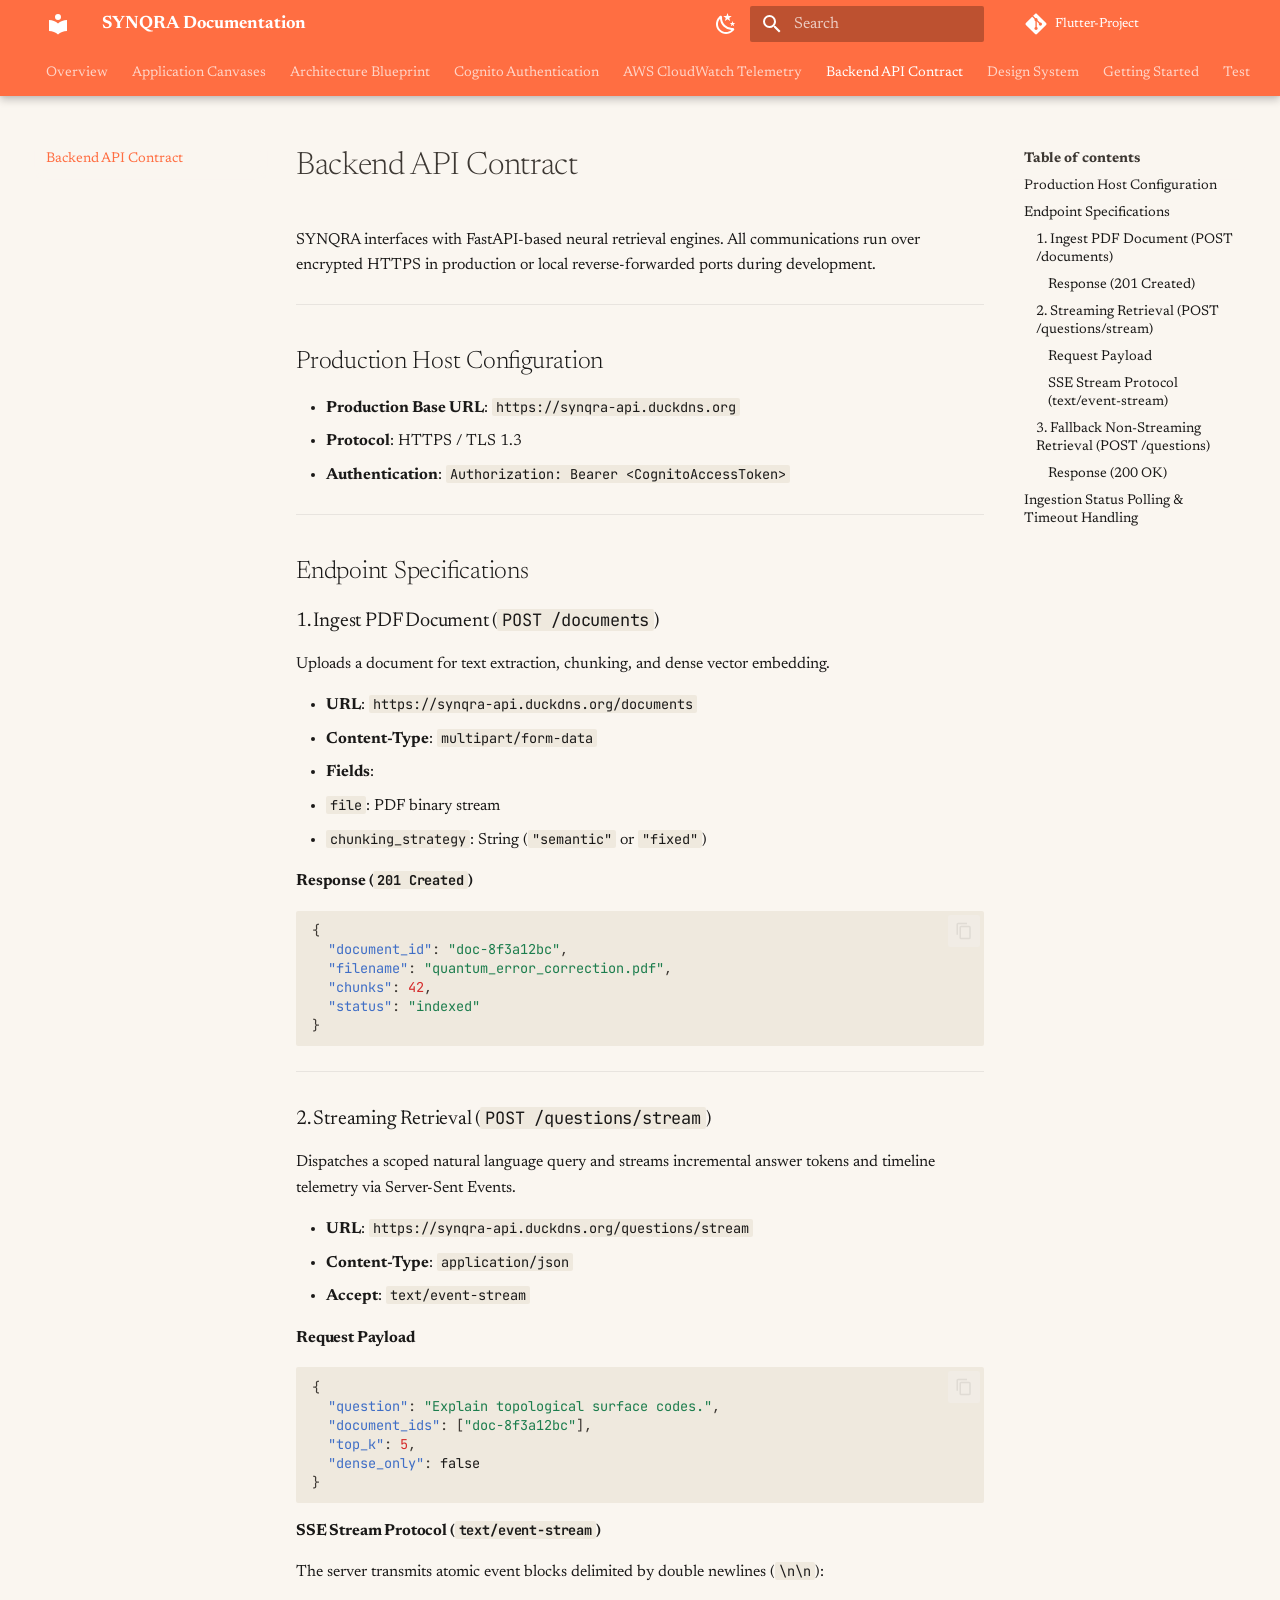
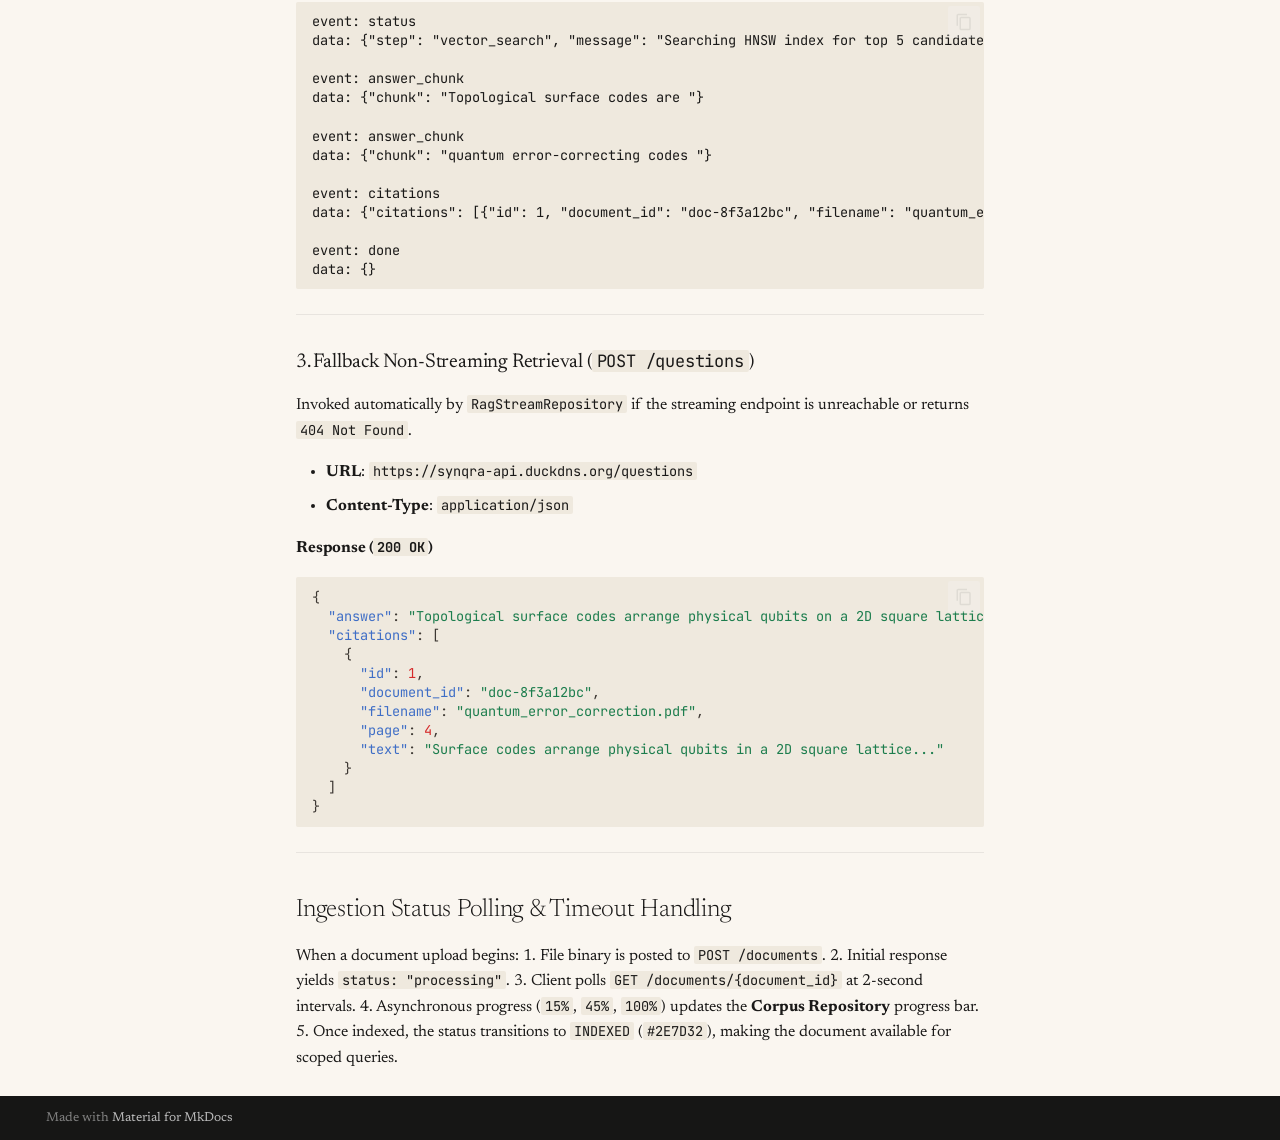
<file: api/index.html>
<!doctype html>
<html lang="en" class="no-js">
  <head>
    
      <meta charset="utf-8">
      <meta name="viewport" content="width=device-width,initial-scale=1">
      
        <meta name="description" content="Neural Retrieval & Attribution Canvas // Archival RAG Client in Flutter">
      
      
        <meta name="author" content="SYNQRA Team">
      
      
      
        <link rel="prev" href="../cloudwatch/">
      
      
        <link rel="next" href="../design-system/">
      
      
        
      
      
      <link rel="icon" href="../assets/images/favicon.png">
      <meta name="generator" content="mkdocs-1.6.1, mkdocs-material-9.8.1">
    
    
      
        <title>Backend API Contract - SYNQRA Documentation</title>
      
    
    
      <link rel="stylesheet" href="../assets/stylesheets/main.57a0d79d.min.css">
      
        
        <link rel="stylesheet" href="../assets/stylesheets/palette.fb2fffe2.min.css">
      
      


    
    
      
    
    
      
        
        
        <link rel="preconnect" href="https://fonts.gstatic.com" crossorigin>
        <link rel="stylesheet" href="https://fonts.googleapis.com/css?family=Newsreader:300,300i,400,400i,700,700i%7CJetBrains+Mono:400,400i,700,700i&display=fallback">
        <style>:root{--md-text-font:"Newsreader";--md-code-font:"JetBrains Mono"}</style>
      
    
    
      <link rel="stylesheet" href="../stylesheets/extra.css">
    
    <script>__md_scope=new URL("..",location),__md_hash=e=>[...e].reduce(((e,_)=>(e<<5)-e+_.charCodeAt(0)),0),__md_get=(e,_=localStorage,t=__md_scope)=>JSON.parse(_.getItem(t.pathname+"."+e)),__md_set=(e,_,t=localStorage,a=__md_scope)=>{try{t.setItem(a.pathname+"."+e,JSON.stringify(_))}catch(e){}}</script>
    
      

    
    
  </head>
  
  
    
    
      
    
    
    
    
    <body dir="ltr" data-md-color-scheme="default" data-md-color-primary="deep-orange" data-md-color-accent="red">
  
    
    <input class="md-toggle" data-md-toggle="drawer" type="checkbox" id="__drawer" autocomplete="off">
    <input class="md-toggle" data-md-toggle="search" type="checkbox" id="__search" autocomplete="off">
    <label class="md-overlay" for="__drawer"></label>
    <div data-md-component="skip">
      
        
        <a href="#backend-api-contract" class="md-skip">
          Skip to content
        </a>
      
    </div>
    <div data-md-component="announce">
      
    </div>
    
    
      

  

<header class="md-header md-header--shadow md-header--lifted" data-md-component="header">
  <nav class="md-header__inner md-grid" aria-label="Header">
    <a href=".." title="SYNQRA Documentation" class="md-header__button md-logo" aria-label="SYNQRA Documentation" data-md-component="logo">
      
  
  <svg xmlns="http://www.w3.org/2000/svg" viewBox="0 0 24 24"><path d="M12 8a3 3 0 0 0 3-3 3 3 0 0 0-3-3 3 3 0 0 0-3 3 3 3 0 0 0 3 3m0 3.54C9.64 9.35 6.5 8 3 8v11c3.5 0 6.64 1.35 9 3.54 2.36-2.19 5.5-3.54 9-3.54V8c-3.5 0-6.64 1.35-9 3.54"/></svg>

    </a>
    <label class="md-header__button md-icon" for="__drawer">
      
      <svg xmlns="http://www.w3.org/2000/svg" viewBox="0 0 24 24"><path d="M3 6h18v2H3zm0 5h18v2H3zm0 5h18v2H3z"/></svg>
    </label>
    <div class="md-header__title" data-md-component="header-title">
      <div class="md-header__ellipsis">
        <div class="md-header__topic">
          <span class="md-ellipsis">
            SYNQRA Documentation
          </span>
        </div>
        <div class="md-header__topic" data-md-component="header-topic">
          <span class="md-ellipsis">
            
              Backend API Contract
            
          </span>
        </div>
      </div>
    </div>
    
      
        <form class="md-header__option" data-md-component="palette">
  
    
    
    
    <input class="md-option" data-md-color-media="" data-md-color-scheme="default" data-md-color-primary="deep-orange" data-md-color-accent="red"  aria-label="Switch to Nocturne (Dark) mode"  type="radio" name="__palette" id="__palette_0">
    
      <label class="md-header__button md-icon" title="Switch to Nocturne (Dark) mode" for="__palette_1" hidden>
        <svg xmlns="http://www.w3.org/2000/svg" viewBox="0 0 24 24"><path d="m17.75 4.09-2.53 1.94.91 3.06-2.63-1.81-2.63 1.81.91-3.06-2.53-1.94L12.44 4l1.06-3 1.06 3zm3.5 6.91-1.64 1.25.59 1.98-1.7-1.17-1.7 1.17.59-1.98L15.75 11l2.06-.05L18.5 9l.69 1.95zm-2.28 4.95c.83-.08 1.72 1.1 1.19 1.85-.32.45-.66.87-1.08 1.27C15.17 23 8.84 23 4.94 19.07c-3.91-3.9-3.91-10.24 0-14.14.4-.4.82-.76 1.27-1.08.75-.53 1.93.36 1.85 1.19-.27 2.86.69 5.83 2.89 8.02a9.96 9.96 0 0 0 8.02 2.89m-1.64 2.02a12.08 12.08 0 0 1-7.8-3.47c-2.17-2.19-3.33-5-3.49-7.82-2.81 3.14-2.7 7.96.31 10.98 3.02 3.01 7.84 3.12 10.98.31"/></svg>
      </label>
    
  
    
    
    
    <input class="md-option" data-md-color-media="" data-md-color-scheme="slate" data-md-color-primary="deep-orange" data-md-color-accent="red"  aria-label="Switch to Parchment (Light) mode"  type="radio" name="__palette" id="__palette_1">
    
      <label class="md-header__button md-icon" title="Switch to Parchment (Light) mode" for="__palette_0" hidden>
        <svg xmlns="http://www.w3.org/2000/svg" viewBox="0 0 24 24"><path d="M12 7a5 5 0 0 1 5 5 5 5 0 0 1-5 5 5 5 0 0 1-5-5 5 5 0 0 1 5-5m0 2a3 3 0 0 0-3 3 3 3 0 0 0 3 3 3 3 0 0 0 3-3 3 3 0 0 0-3-3m0-7 2.39 3.42C13.65 5.15 12.84 5 12 5s-1.65.15-2.39.42zM3.34 7l4.16-.35A7.2 7.2 0 0 0 5.94 8.5c-.44.74-.69 1.5-.83 2.29zm.02 10 1.76-3.77a7.131 7.131 0 0 0 2.38 4.14zM20.65 7l-1.77 3.79a7.02 7.02 0 0 0-2.38-4.15zm-.01 10-4.14.36c.59-.51 1.12-1.14 1.54-1.86.42-.73.69-1.5.83-2.29zM12 22l-2.41-3.44c.74.27 1.55.44 2.41.44.82 0 1.63-.17 2.37-.44z"/></svg>
      </label>
    
  
</form>
      
    
    
      <script>var palette=__md_get("__palette");if(palette&&palette.color){if("(prefers-color-scheme)"===palette.color.media){var media=matchMedia("(prefers-color-scheme: light)"),input=document.querySelector(media.matches?"[data-md-color-media='(prefers-color-scheme: light)']":"[data-md-color-media='(prefers-color-scheme: dark)']");palette.color.media=input.getAttribute("data-md-color-media"),palette.color.scheme=input.getAttribute("data-md-color-scheme"),palette.color.primary=input.getAttribute("data-md-color-primary"),palette.color.accent=input.getAttribute("data-md-color-accent")}for(var[key,value]of Object.entries(palette.color))document.body.setAttribute("data-md-color-"+key,value)}</script>
    
    
    
      
      
        <label class="md-header__button md-icon" for="__search">
          
          <svg xmlns="http://www.w3.org/2000/svg" viewBox="0 0 24 24"><path d="M9.5 3A6.5 6.5 0 0 1 16 9.5c0 1.61-.59 3.09-1.56 4.23l.27.27h.79l5 5-1.5 1.5-5-5v-.79l-.27-.27A6.52 6.52 0 0 1 9.5 16 6.5 6.5 0 0 1 3 9.5 6.5 6.5 0 0 1 9.5 3m0 2C7 5 5 7 5 9.5S7 14 9.5 14 14 12 14 9.5 12 5 9.5 5"/></svg>
        </label>
        <div class="md-search" data-md-component="search" role="dialog">
  <label class="md-search__overlay" for="__search"></label>
  <div class="md-search__inner" role="search">
    <form class="md-search__form" name="search">
      <input type="text" class="md-search__input" name="query" aria-label="Search" placeholder="Search" autocapitalize="off" autocorrect="off" autocomplete="off" spellcheck="false" data-md-component="search-query" required>
      <label class="md-search__icon md-icon" for="__search">
        
        <svg xmlns="http://www.w3.org/2000/svg" viewBox="0 0 24 24"><path d="M9.5 3A6.5 6.5 0 0 1 16 9.5c0 1.61-.59 3.09-1.56 4.23l.27.27h.79l5 5-1.5 1.5-5-5v-.79l-.27-.27A6.52 6.52 0 0 1 9.5 16 6.5 6.5 0 0 1 3 9.5 6.5 6.5 0 0 1 9.5 3m0 2C7 5 5 7 5 9.5S7 14 9.5 14 14 12 14 9.5 12 5 9.5 5"/></svg>
        
        <svg xmlns="http://www.w3.org/2000/svg" viewBox="0 0 24 24"><path d="M20 11v2H8l5.5 5.5-1.42 1.42L4.16 12l7.92-7.92L13.5 5.5 8 11z"/></svg>
      </label>
      <nav class="md-search__options" aria-label="Search">
        
          <a href="javascript:void(0)" class="md-search__icon md-icon" title="Share" aria-label="Share" data-clipboard data-clipboard-text="" data-md-component="search-share" tabindex="-1">
            
            <svg xmlns="http://www.w3.org/2000/svg" viewBox="0 0 24 24"><path d="M18 16.08c-.76 0-1.44.3-1.96.77L8.91 12.7c.05-.23.09-.46.09-.7s-.04-.47-.09-.7l7.05-4.11c.54.5 1.25.81 2.04.81a3 3 0 0 0 3-3 3 3 0 0 0-3-3 3 3 0 0 0-3 3c0 .24.04.47.09.7L8.04 9.81C7.5 9.31 6.79 9 6 9a3 3 0 0 0-3 3 3 3 0 0 0 3 3c.79 0 1.5-.31 2.04-.81l7.12 4.15c-.05.21-.08.43-.08.66 0 1.61 1.31 2.91 2.92 2.91s2.92-1.3 2.92-2.91A2.92 2.92 0 0 0 18 16.08"/></svg>
          </a>
        
        <button type="reset" class="md-search__icon md-icon" title="Clear" aria-label="Clear" tabindex="-1">
          
          <svg xmlns="http://www.w3.org/2000/svg" viewBox="0 0 24 24"><path d="M19 6.41 17.59 5 12 10.59 6.41 5 5 6.41 10.59 12 5 17.59 6.41 19 12 13.41 17.59 19 19 17.59 13.41 12z"/></svg>
        </button>
      </nav>
      
        <div class="md-search__suggest" data-md-component="search-suggest"></div>
      
    </form>
    <div class="md-search__output">
      <div class="md-search__scrollwrap" tabindex="0" data-md-scrollfix>
        <div class="md-search-result" data-md-component="search-result">
          <div class="md-search-result__meta">
            Initializing search
          </div>
          <ol class="md-search-result__list" role="presentation"></ol>
        </div>
      </div>
    </div>
  </div>
</div>
      
    
    
      <div class="md-header__source">
        <a href="https://github.com/your-username/Flutter-Project" title="Go to repository" class="md-source" data-md-component="source">
  <div class="md-source__icon md-icon">
    
    <svg xmlns="http://www.w3.org/2000/svg" viewBox="0 0 448 512"><!--! Font Awesome Free 7.1.0 by @fontawesome - https://fontawesome.com License - https://fontawesome.com/license/free (Icons: CC BY 4.0, Fonts: SIL OFL 1.1, Code: MIT License) Copyright 2025 Fonticons, Inc.--><path d="M439.6 236.1 244 40.5c-5.4-5.5-12.8-8.5-20.4-8.5s-15 3-20.4 8.4L162.5 81l51.5 51.5c27.1-9.1 52.7 16.8 43.4 43.7l49.7 49.7c34.2-11.8 61.2 31 35.5 56.7-26.5 26.5-70.2-2.9-56-37.3L240.3 199v121.9c25.3 12.5 22.3 41.8 9.1 55-6.4 6.4-15.2 10.1-24.3 10.1s-17.8-3.6-24.3-10.1c-17.6-17.6-11.1-46.9 11.2-56v-123c-20.8-8.5-24.6-30.7-18.6-45L142.6 101 8.5 235.1C3 240.6 0 247.9 0 255.5s3 15 8.5 20.4l195.6 195.7c5.4 5.4 12.7 8.4 20.4 8.4s15-3 20.4-8.4l194.7-194.7c5.4-5.4 8.4-12.8 8.4-20.4s-3-15-8.4-20.4"/></svg>
  </div>
  <div class="md-source__repository">
    Flutter-Project
  </div>
</a>
      </div>
    
  </nav>
  
    
      
<nav class="md-tabs" aria-label="Tabs" data-md-component="tabs">
  <div class="md-grid">
    <ul class="md-tabs__list">
      
        
  
  
  
  
    <li class="md-tabs__item">
      <a href=".." class="md-tabs__link">
        
  
  
    
  
  Overview

      </a>
    </li>
  

      
        
  
  
  
  
    <li class="md-tabs__item">
      <a href="../canvases/" class="md-tabs__link">
        
  
  
    
  
  Application Canvases

      </a>
    </li>
  

      
        
  
  
  
  
    <li class="md-tabs__item">
      <a href="../architecture/" class="md-tabs__link">
        
  
  
    
  
  Architecture Blueprint

      </a>
    </li>
  

      
        
  
  
  
  
    <li class="md-tabs__item">
      <a href="../auth/" class="md-tabs__link">
        
  
  
    
  
  Cognito Authentication

      </a>
    </li>
  

      
        
  
  
  
  
    <li class="md-tabs__item">
      <a href="../cloudwatch/" class="md-tabs__link">
        
  
  
    
  
  AWS CloudWatch Telemetry

      </a>
    </li>
  

      
        
  
  
  
    
  
  
    <li class="md-tabs__item md-tabs__item--active">
      <a href="./" class="md-tabs__link">
        
  
  
    
  
  Backend API Contract

      </a>
    </li>
  

      
        
  
  
  
  
    <li class="md-tabs__item">
      <a href="../design-system/" class="md-tabs__link">
        
  
  
    
  
  Design System

      </a>
    </li>
  

      
        
  
  
  
  
    <li class="md-tabs__item">
      <a href="../getting-started/" class="md-tabs__link">
        
  
  
    
  
  Getting Started

      </a>
    </li>
  

      
        
  
  
  
  
    <li class="md-tabs__item">
      <a href="../testing/" class="md-tabs__link">
        
  
  
    
  
  Testing & QA

      </a>
    </li>
  

      
    </ul>
  </div>
</nav>
    
  
</header>
    
    <div class="md-container" data-md-component="container">
      
      
        
      
      <main class="md-main" data-md-component="main">
        <div class="md-main__inner md-grid">
          
            
              
              <div class="md-sidebar md-sidebar--primary" data-md-component="sidebar" data-md-type="navigation" >
                <div class="md-sidebar__scrollwrap">
                  <div class="md-sidebar__inner">
                    


  


<nav class="md-nav md-nav--primary md-nav--lifted" aria-label="Navigation" data-md-level="0">
  <label class="md-nav__title" for="__drawer">
    <a href=".." title="SYNQRA Documentation" class="md-nav__button md-logo" aria-label="SYNQRA Documentation" data-md-component="logo">
      
  
  <svg xmlns="http://www.w3.org/2000/svg" viewBox="0 0 24 24"><path d="M12 8a3 3 0 0 0 3-3 3 3 0 0 0-3-3 3 3 0 0 0-3 3 3 3 0 0 0 3 3m0 3.54C9.64 9.35 6.5 8 3 8v11c3.5 0 6.64 1.35 9 3.54 2.36-2.19 5.5-3.54 9-3.54V8c-3.5 0-6.64 1.35-9 3.54"/></svg>

    </a>
    SYNQRA Documentation
  </label>
  
    <div class="md-nav__source">
      <a href="https://github.com/your-username/Flutter-Project" title="Go to repository" class="md-source" data-md-component="source">
  <div class="md-source__icon md-icon">
    
    <svg xmlns="http://www.w3.org/2000/svg" viewBox="0 0 448 512"><!--! Font Awesome Free 7.1.0 by @fontawesome - https://fontawesome.com License - https://fontawesome.com/license/free (Icons: CC BY 4.0, Fonts: SIL OFL 1.1, Code: MIT License) Copyright 2025 Fonticons, Inc.--><path d="M439.6 236.1 244 40.5c-5.4-5.5-12.8-8.5-20.4-8.5s-15 3-20.4 8.4L162.5 81l51.5 51.5c27.1-9.1 52.7 16.8 43.4 43.7l49.7 49.7c34.2-11.8 61.2 31 35.5 56.7-26.5 26.5-70.2-2.9-56-37.3L240.3 199v121.9c25.3 12.5 22.3 41.8 9.1 55-6.4 6.4-15.2 10.1-24.3 10.1s-17.8-3.6-24.3-10.1c-17.6-17.6-11.1-46.9 11.2-56v-123c-20.8-8.5-24.6-30.7-18.6-45L142.6 101 8.5 235.1C3 240.6 0 247.9 0 255.5s3 15 8.5 20.4l195.6 195.7c5.4 5.4 12.7 8.4 20.4 8.4s15-3 20.4-8.4l194.7-194.7c5.4-5.4 8.4-12.8 8.4-20.4s-3-15-8.4-20.4"/></svg>
  </div>
  <div class="md-source__repository">
    Flutter-Project
  </div>
</a>
    </div>
  
  <ul class="md-nav__list" data-md-scrollfix>
    
      
      
  
  
  
  
    <li class="md-nav__item">
      <a href=".." class="md-nav__link">
        
  
  
  <span class="md-ellipsis">
    
  
    Overview
  

    
  </span>
  
  

      </a>
    </li>
  

    
      
      
  
  
  
  
    <li class="md-nav__item">
      <a href="../canvases/" class="md-nav__link">
        
  
  
  <span class="md-ellipsis">
    
  
    Application Canvases
  

    
  </span>
  
  

      </a>
    </li>
  

    
      
      
  
  
  
  
    <li class="md-nav__item">
      <a href="../architecture/" class="md-nav__link">
        
  
  
  <span class="md-ellipsis">
    
  
    Architecture Blueprint
  

    
  </span>
  
  

      </a>
    </li>
  

    
      
      
  
  
  
  
    <li class="md-nav__item">
      <a href="../auth/" class="md-nav__link">
        
  
  
  <span class="md-ellipsis">
    
  
    Cognito Authentication
  

    
  </span>
  
  

      </a>
    </li>
  

    
      
      
  
  
  
  
    <li class="md-nav__item">
      <a href="../cloudwatch/" class="md-nav__link">
        
  
  
  <span class="md-ellipsis">
    
  
    AWS CloudWatch Telemetry
  

    
  </span>
  
  

      </a>
    </li>
  

    
      
      
  
  
    
  
  
  
    <li class="md-nav__item md-nav__item--active">
      
      <input class="md-nav__toggle md-toggle" type="checkbox" id="__toc">
      
      
        
      
      
        <label class="md-nav__link md-nav__link--active" for="__toc">
          
  
  
  <span class="md-ellipsis">
    
  
    Backend API Contract
  

    
  </span>
  
  

          <span class="md-nav__icon md-icon"></span>
        </label>
      
      <a href="./" class="md-nav__link md-nav__link--active">
        
  
  
  <span class="md-ellipsis">
    
  
    Backend API Contract
  

    
  </span>
  
  

      </a>
      
        

<nav class="md-nav md-nav--secondary" aria-label="Table of contents">
  
  
  
    
  
  
    <label class="md-nav__title" for="__toc">
      <span class="md-nav__icon md-icon"></span>
      Table of contents
    </label>
    <ul class="md-nav__list" data-md-component="toc" data-md-scrollfix>
      
        <li class="md-nav__item">
  <a href="#production-host-configuration" class="md-nav__link">
    <span class="md-ellipsis">
      
        Production Host Configuration
      
    </span>
  </a>
  
</li>
      
        <li class="md-nav__item">
  <a href="#endpoint-specifications" class="md-nav__link">
    <span class="md-ellipsis">
      
        Endpoint Specifications
      
    </span>
  </a>
  
    <nav class="md-nav" aria-label="Endpoint Specifications">
      <ul class="md-nav__list">
        
          <li class="md-nav__item">
  <a href="#1-ingest-pdf-document-post-documents" class="md-nav__link">
    <span class="md-ellipsis">
      
        1. Ingest PDF Document (POST /documents)
      
    </span>
  </a>
  
    <nav class="md-nav" aria-label="1. Ingest PDF Document (POST /documents)">
      <ul class="md-nav__list">
        
          <li class="md-nav__item">
  <a href="#response-201-created" class="md-nav__link">
    <span class="md-ellipsis">
      
        Response (201 Created)
      
    </span>
  </a>
  
</li>
        
      </ul>
    </nav>
  
</li>
        
          <li class="md-nav__item">
  <a href="#2-streaming-retrieval-post-questionsstream" class="md-nav__link">
    <span class="md-ellipsis">
      
        2. Streaming Retrieval (POST /questions/stream)
      
    </span>
  </a>
  
    <nav class="md-nav" aria-label="2. Streaming Retrieval (POST /questions/stream)">
      <ul class="md-nav__list">
        
          <li class="md-nav__item">
  <a href="#request-payload" class="md-nav__link">
    <span class="md-ellipsis">
      
        Request Payload
      
    </span>
  </a>
  
</li>
        
          <li class="md-nav__item">
  <a href="#sse-stream-protocol-textevent-stream" class="md-nav__link">
    <span class="md-ellipsis">
      
        SSE Stream Protocol (text/event-stream)
      
    </span>
  </a>
  
</li>
        
      </ul>
    </nav>
  
</li>
        
          <li class="md-nav__item">
  <a href="#3-fallback-non-streaming-retrieval-post-questions" class="md-nav__link">
    <span class="md-ellipsis">
      
        3. Fallback Non-Streaming Retrieval (POST /questions)
      
    </span>
  </a>
  
    <nav class="md-nav" aria-label="3. Fallback Non-Streaming Retrieval (POST /questions)">
      <ul class="md-nav__list">
        
          <li class="md-nav__item">
  <a href="#response-200-ok" class="md-nav__link">
    <span class="md-ellipsis">
      
        Response (200 OK)
      
    </span>
  </a>
  
</li>
        
      </ul>
    </nav>
  
</li>
        
      </ul>
    </nav>
  
</li>
      
        <li class="md-nav__item">
  <a href="#ingestion-status-polling-timeout-handling" class="md-nav__link">
    <span class="md-ellipsis">
      
        Ingestion Status Polling &amp; Timeout Handling
      
    </span>
  </a>
  
</li>
      
    </ul>
  
</nav>
      
    </li>
  

    
      
      
  
  
  
  
    <li class="md-nav__item">
      <a href="../design-system/" class="md-nav__link">
        
  
  
  <span class="md-ellipsis">
    
  
    Design System
  

    
  </span>
  
  

      </a>
    </li>
  

    
      
      
  
  
  
  
    <li class="md-nav__item">
      <a href="../getting-started/" class="md-nav__link">
        
  
  
  <span class="md-ellipsis">
    
  
    Getting Started
  

    
  </span>
  
  

      </a>
    </li>
  

    
      
      
  
  
  
  
    <li class="md-nav__item">
      <a href="../testing/" class="md-nav__link">
        
  
  
  <span class="md-ellipsis">
    
  
    Testing & QA
  

    
  </span>
  
  

      </a>
    </li>
  

    
  </ul>
</nav>
                  </div>
                </div>
              </div>
            
            
              
              <div class="md-sidebar md-sidebar--secondary" data-md-component="sidebar" data-md-type="toc" >
                <div class="md-sidebar__scrollwrap">
                  <div class="md-sidebar__inner">
                    

<nav class="md-nav md-nav--secondary" aria-label="Table of contents">
  
  
  
    
  
  
    <label class="md-nav__title" for="__toc">
      <span class="md-nav__icon md-icon"></span>
      Table of contents
    </label>
    <ul class="md-nav__list" data-md-component="toc" data-md-scrollfix>
      
        <li class="md-nav__item">
  <a href="#production-host-configuration" class="md-nav__link">
    <span class="md-ellipsis">
      
        Production Host Configuration
      
    </span>
  </a>
  
</li>
      
        <li class="md-nav__item">
  <a href="#endpoint-specifications" class="md-nav__link">
    <span class="md-ellipsis">
      
        Endpoint Specifications
      
    </span>
  </a>
  
    <nav class="md-nav" aria-label="Endpoint Specifications">
      <ul class="md-nav__list">
        
          <li class="md-nav__item">
  <a href="#1-ingest-pdf-document-post-documents" class="md-nav__link">
    <span class="md-ellipsis">
      
        1. Ingest PDF Document (POST /documents)
      
    </span>
  </a>
  
    <nav class="md-nav" aria-label="1. Ingest PDF Document (POST /documents)">
      <ul class="md-nav__list">
        
          <li class="md-nav__item">
  <a href="#response-201-created" class="md-nav__link">
    <span class="md-ellipsis">
      
        Response (201 Created)
      
    </span>
  </a>
  
</li>
        
      </ul>
    </nav>
  
</li>
        
          <li class="md-nav__item">
  <a href="#2-streaming-retrieval-post-questionsstream" class="md-nav__link">
    <span class="md-ellipsis">
      
        2. Streaming Retrieval (POST /questions/stream)
      
    </span>
  </a>
  
    <nav class="md-nav" aria-label="2. Streaming Retrieval (POST /questions/stream)">
      <ul class="md-nav__list">
        
          <li class="md-nav__item">
  <a href="#request-payload" class="md-nav__link">
    <span class="md-ellipsis">
      
        Request Payload
      
    </span>
  </a>
  
</li>
        
          <li class="md-nav__item">
  <a href="#sse-stream-protocol-textevent-stream" class="md-nav__link">
    <span class="md-ellipsis">
      
        SSE Stream Protocol (text/event-stream)
      
    </span>
  </a>
  
</li>
        
      </ul>
    </nav>
  
</li>
        
          <li class="md-nav__item">
  <a href="#3-fallback-non-streaming-retrieval-post-questions" class="md-nav__link">
    <span class="md-ellipsis">
      
        3. Fallback Non-Streaming Retrieval (POST /questions)
      
    </span>
  </a>
  
    <nav class="md-nav" aria-label="3. Fallback Non-Streaming Retrieval (POST /questions)">
      <ul class="md-nav__list">
        
          <li class="md-nav__item">
  <a href="#response-200-ok" class="md-nav__link">
    <span class="md-ellipsis">
      
        Response (200 OK)
      
    </span>
  </a>
  
</li>
        
      </ul>
    </nav>
  
</li>
        
      </ul>
    </nav>
  
</li>
      
        <li class="md-nav__item">
  <a href="#ingestion-status-polling-timeout-handling" class="md-nav__link">
    <span class="md-ellipsis">
      
        Ingestion Status Polling &amp; Timeout Handling
      
    </span>
  </a>
  
</li>
      
    </ul>
  
</nav>
                  </div>
                </div>
              </div>
            
          
          
            <div class="md-content" data-md-component="content">
              
              <article class="md-content__inner md-typeset">
                
                  


  
  


<h1 id="backend-api-contract">Backend API Contract</h1>
<p>SYNQRA interfaces with FastAPI-based neural retrieval engines. All communications run over encrypted HTTPS in production or local reverse-forwarded ports during development.</p>
<hr />
<h2 id="production-host-configuration">Production Host Configuration</h2>
<ul>
<li><strong>Production Base URL</strong>: <code>https://synqra-api.duckdns.org</code></li>
<li><strong>Protocol</strong>: HTTPS / TLS 1.3</li>
<li><strong>Authentication</strong>: <code>Authorization: Bearer &lt;CognitoAccessToken&gt;</code></li>
</ul>
<hr />
<h2 id="endpoint-specifications">Endpoint Specifications</h2>
<h3 id="1-ingest-pdf-document-post-documents">1. Ingest PDF Document (<code>POST /documents</code>)</h3>
<p>Uploads a document for text extraction, chunking, and dense vector embedding.</p>
<ul>
<li><strong>URL</strong>: <code>https://synqra-api.duckdns.org/documents</code></li>
<li><strong>Content-Type</strong>: <code>multipart/form-data</code></li>
<li><strong>Fields</strong>:</li>
<li><code>file</code>: PDF binary stream</li>
<li><code>chunking_strategy</code>: String (<code>"semantic"</code> or <code>"fixed"</code>)</li>
</ul>
<h4 id="response-201-created">Response (<code>201 Created</code>)</h4>
<div class="language-json highlight"><pre><span></span><code><span id="__span-0-1"><a id="__codelineno-0-1" name="__codelineno-0-1" href="#__codelineno-0-1"></a><span class="p">{</span>
</span><span id="__span-0-2"><a id="__codelineno-0-2" name="__codelineno-0-2" href="#__codelineno-0-2"></a><span class="w">  </span><span class="nt">"document_id"</span><span class="p">:</span><span class="w"> </span><span class="s2">"doc-8f3a12bc"</span><span class="p">,</span>
</span><span id="__span-0-3"><a id="__codelineno-0-3" name="__codelineno-0-3" href="#__codelineno-0-3"></a><span class="w">  </span><span class="nt">"filename"</span><span class="p">:</span><span class="w"> </span><span class="s2">"quantum_error_correction.pdf"</span><span class="p">,</span>
</span><span id="__span-0-4"><a id="__codelineno-0-4" name="__codelineno-0-4" href="#__codelineno-0-4"></a><span class="w">  </span><span class="nt">"chunks"</span><span class="p">:</span><span class="w"> </span><span class="mi">42</span><span class="p">,</span>
</span><span id="__span-0-5"><a id="__codelineno-0-5" name="__codelineno-0-5" href="#__codelineno-0-5"></a><span class="w">  </span><span class="nt">"status"</span><span class="p">:</span><span class="w"> </span><span class="s2">"indexed"</span>
</span><span id="__span-0-6"><a id="__codelineno-0-6" name="__codelineno-0-6" href="#__codelineno-0-6"></a><span class="p">}</span>
</span></code></pre></div>
<hr />
<h3 id="2-streaming-retrieval-post-questionsstream">2. Streaming Retrieval (<code>POST /questions/stream</code>)</h3>
<p>Dispatches a scoped natural language query and streams incremental answer tokens and timeline telemetry via Server-Sent Events.</p>
<ul>
<li><strong>URL</strong>: <code>https://synqra-api.duckdns.org/questions/stream</code></li>
<li><strong>Content-Type</strong>: <code>application/json</code></li>
<li><strong>Accept</strong>: <code>text/event-stream</code></li>
</ul>
<h4 id="request-payload">Request Payload</h4>
<div class="language-json highlight"><pre><span></span><code><span id="__span-1-1"><a id="__codelineno-1-1" name="__codelineno-1-1" href="#__codelineno-1-1"></a><span class="p">{</span>
</span><span id="__span-1-2"><a id="__codelineno-1-2" name="__codelineno-1-2" href="#__codelineno-1-2"></a><span class="w">  </span><span class="nt">"question"</span><span class="p">:</span><span class="w"> </span><span class="s2">"Explain topological surface codes."</span><span class="p">,</span>
</span><span id="__span-1-3"><a id="__codelineno-1-3" name="__codelineno-1-3" href="#__codelineno-1-3"></a><span class="w">  </span><span class="nt">"document_ids"</span><span class="p">:</span><span class="w"> </span><span class="p">[</span><span class="s2">"doc-8f3a12bc"</span><span class="p">],</span>
</span><span id="__span-1-4"><a id="__codelineno-1-4" name="__codelineno-1-4" href="#__codelineno-1-4"></a><span class="w">  </span><span class="nt">"top_k"</span><span class="p">:</span><span class="w"> </span><span class="mi">5</span><span class="p">,</span>
</span><span id="__span-1-5"><a id="__codelineno-1-5" name="__codelineno-1-5" href="#__codelineno-1-5"></a><span class="w">  </span><span class="nt">"dense_only"</span><span class="p">:</span><span class="w"> </span><span class="kc">false</span>
</span><span id="__span-1-6"><a id="__codelineno-1-6" name="__codelineno-1-6" href="#__codelineno-1-6"></a><span class="p">}</span>
</span></code></pre></div>
<h4 id="sse-stream-protocol-textevent-stream">SSE Stream Protocol (<code>text/event-stream</code>)</h4>
<p>The server transmits atomic event blocks delimited by double newlines (<code>\n\n</code>):</p>
<div class="language-http highlight"><pre><span></span><code><span id="__span-2-1"><a id="__codelineno-2-1" name="__codelineno-2-1" href="#__codelineno-2-1"></a><span class="err">event: status</span>
</span><span id="__span-2-2"><a id="__codelineno-2-2" name="__codelineno-2-2" href="#__codelineno-2-2"></a><span class="err">data: {"step": "vector_search", "message": "Searching HNSW index for top 5 candidates...", "done": false}</span>
</span><span id="__span-2-3"><a id="__codelineno-2-3" name="__codelineno-2-3" href="#__codelineno-2-3"></a>
</span><span id="__span-2-4"><a id="__codelineno-2-4" name="__codelineno-2-4" href="#__codelineno-2-4"></a><span class="err">event: answer_chunk</span>
</span><span id="__span-2-5"><a id="__codelineno-2-5" name="__codelineno-2-5" href="#__codelineno-2-5"></a><span class="err">data: {"chunk": "Topological surface codes are "}</span>
</span><span id="__span-2-6"><a id="__codelineno-2-6" name="__codelineno-2-6" href="#__codelineno-2-6"></a>
</span><span id="__span-2-7"><a id="__codelineno-2-7" name="__codelineno-2-7" href="#__codelineno-2-7"></a><span class="err">event: answer_chunk</span>
</span><span id="__span-2-8"><a id="__codelineno-2-8" name="__codelineno-2-8" href="#__codelineno-2-8"></a><span class="err">data: {"chunk": "quantum error-correcting codes "}</span>
</span><span id="__span-2-9"><a id="__codelineno-2-9" name="__codelineno-2-9" href="#__codelineno-2-9"></a>
</span><span id="__span-2-10"><a id="__codelineno-2-10" name="__codelineno-2-10" href="#__codelineno-2-10"></a><span class="err">event: citations</span>
</span><span id="__span-2-11"><a id="__codelineno-2-11" name="__codelineno-2-11" href="#__codelineno-2-11"></a><span class="err">data: {"citations": [{"id": 1, "document_id": "doc-8f3a12bc", "filename": "quantum_error_correction.pdf", "page": 4, "text": "Surface codes arrange physical qubits in a 2D square lattice..."}]}</span>
</span><span id="__span-2-12"><a id="__codelineno-2-12" name="__codelineno-2-12" href="#__codelineno-2-12"></a>
</span><span id="__span-2-13"><a id="__codelineno-2-13" name="__codelineno-2-13" href="#__codelineno-2-13"></a><span class="err">event: done</span>
</span><span id="__span-2-14"><a id="__codelineno-2-14" name="__codelineno-2-14" href="#__codelineno-2-14"></a><span class="err">data: {}</span>
</span></code></pre></div>
<hr />
<h3 id="3-fallback-non-streaming-retrieval-post-questions">3. Fallback Non-Streaming Retrieval (<code>POST /questions</code>)</h3>
<p>Invoked automatically by <code>RagStreamRepository</code> if the streaming endpoint is unreachable or returns <code>404 Not Found</code>.</p>
<ul>
<li><strong>URL</strong>: <code>https://synqra-api.duckdns.org/questions</code></li>
<li><strong>Content-Type</strong>: <code>application/json</code></li>
</ul>
<h4 id="response-200-ok">Response (<code>200 OK</code>)</h4>
<div class="language-json highlight"><pre><span></span><code><span id="__span-3-1"><a id="__codelineno-3-1" name="__codelineno-3-1" href="#__codelineno-3-1"></a><span class="p">{</span>
</span><span id="__span-3-2"><a id="__codelineno-3-2" name="__codelineno-3-2" href="#__codelineno-3-2"></a><span class="w">  </span><span class="nt">"answer"</span><span class="p">:</span><span class="w"> </span><span class="s2">"Topological surface codes arrange physical qubits on a 2D square lattice [1]."</span><span class="p">,</span>
</span><span id="__span-3-3"><a id="__codelineno-3-3" name="__codelineno-3-3" href="#__codelineno-3-3"></a><span class="w">  </span><span class="nt">"citations"</span><span class="p">:</span><span class="w"> </span><span class="p">[</span>
</span><span id="__span-3-4"><a id="__codelineno-3-4" name="__codelineno-3-4" href="#__codelineno-3-4"></a><span class="w">    </span><span class="p">{</span>
</span><span id="__span-3-5"><a id="__codelineno-3-5" name="__codelineno-3-5" href="#__codelineno-3-5"></a><span class="w">      </span><span class="nt">"id"</span><span class="p">:</span><span class="w"> </span><span class="mi">1</span><span class="p">,</span>
</span><span id="__span-3-6"><a id="__codelineno-3-6" name="__codelineno-3-6" href="#__codelineno-3-6"></a><span class="w">      </span><span class="nt">"document_id"</span><span class="p">:</span><span class="w"> </span><span class="s2">"doc-8f3a12bc"</span><span class="p">,</span>
</span><span id="__span-3-7"><a id="__codelineno-3-7" name="__codelineno-3-7" href="#__codelineno-3-7"></a><span class="w">      </span><span class="nt">"filename"</span><span class="p">:</span><span class="w"> </span><span class="s2">"quantum_error_correction.pdf"</span><span class="p">,</span>
</span><span id="__span-3-8"><a id="__codelineno-3-8" name="__codelineno-3-8" href="#__codelineno-3-8"></a><span class="w">      </span><span class="nt">"page"</span><span class="p">:</span><span class="w"> </span><span class="mi">4</span><span class="p">,</span>
</span><span id="__span-3-9"><a id="__codelineno-3-9" name="__codelineno-3-9" href="#__codelineno-3-9"></a><span class="w">      </span><span class="nt">"text"</span><span class="p">:</span><span class="w"> </span><span class="s2">"Surface codes arrange physical qubits in a 2D square lattice..."</span>
</span><span id="__span-3-10"><a id="__codelineno-3-10" name="__codelineno-3-10" href="#__codelineno-3-10"></a><span class="w">    </span><span class="p">}</span>
</span><span id="__span-3-11"><a id="__codelineno-3-11" name="__codelineno-3-11" href="#__codelineno-3-11"></a><span class="w">  </span><span class="p">]</span>
</span><span id="__span-3-12"><a id="__codelineno-3-12" name="__codelineno-3-12" href="#__codelineno-3-12"></a><span class="p">}</span>
</span></code></pre></div>
<hr />
<h2 id="ingestion-status-polling-timeout-handling">Ingestion Status Polling &amp; Timeout Handling</h2>
<p>When a document upload begins:
1. File binary is posted to <code>POST /documents</code>.
2. Initial response yields <code>status: "processing"</code>.
3. Client polls <code>GET /documents/{document_id}</code> at 2-second intervals.
4. Asynchronous progress (<code>15%</code>, <code>45%</code>, <code>100%</code>) updates the <strong>Corpus Repository</strong> progress bar.
5. Once indexed, the status transitions to <code>INDEXED</code> (<code>#2E7D32</code>), making the document available for scoped queries.</p>












                
              </article>
            </div>
          
          
  <script>var tabs=__md_get("__tabs");if(Array.isArray(tabs))e:for(var set of document.querySelectorAll(".tabbed-set")){var labels=set.querySelector(".tabbed-labels");for(var tab of tabs)for(var label of labels.getElementsByTagName("label"))if(label.innerText.trim()===tab){var input=document.getElementById(label.htmlFor);input.checked=!0;continue e}}</script>

<script>var target=document.getElementById(location.hash.slice(1));target&&target.name&&(target.checked=target.name.startsWith("__tabbed_"))</script>
        </div>
        
          <button type="button" class="md-top md-icon" data-md-component="top" hidden>
  
  <svg xmlns="http://www.w3.org/2000/svg" viewBox="0 0 24 24"><path d="M13 20h-2V8l-5.5 5.5-1.42-1.42L12 4.16l7.92 7.92-1.42 1.42L13 8z"/></svg>
  Back to top
</button>
        
      </main>
      
        <footer class="md-footer">
  
  <div class="md-footer-meta md-typeset">
    <div class="md-footer-meta__inner md-grid">
      <div class="md-copyright">
  
  
    Made with
    <a href="https://squidfunk.github.io/mkdocs-material/" target="_blank" rel="noopener">
      Material for MkDocs
    </a>
  
</div>
      
    </div>
  </div>
</footer>
      
    </div>
    <div class="md-dialog" data-md-component="dialog">
      <div class="md-dialog__inner md-typeset"></div>
    </div>
    
    
    
      
      
      <script id="__config" type="application/json">{"annotate": null, "base": "..", "features": ["navigation.tabs", "navigation.tabs.sticky", "navigation.sections", "navigation.expand", "navigation.top", "search.suggest", "search.highlight", "search.share", "content.code.copy", "content.code.annotate", "content.tabs.link"], "search": "../assets/javascripts/workers/search.a7633da7.min.js", "tags": null, "translations": {"clipboard.copied": "Copied to clipboard", "clipboard.copy": "Copy to clipboard", "search.result.more.one": "1 more on this page", "search.result.more.other": "# more on this page", "search.result.none": "No matching documents", "search.result.one": "1 matching document", "search.result.other": "# matching documents", "search.result.placeholder": "Type to start searching", "search.result.term.missing": "Missing", "select.version": "Select version"}, "version": null}</script>
    
    
      <script src="../assets/javascripts/bundle.a5f9d56c.min.js"></script>
      
    
  </body>
</html>
</file>
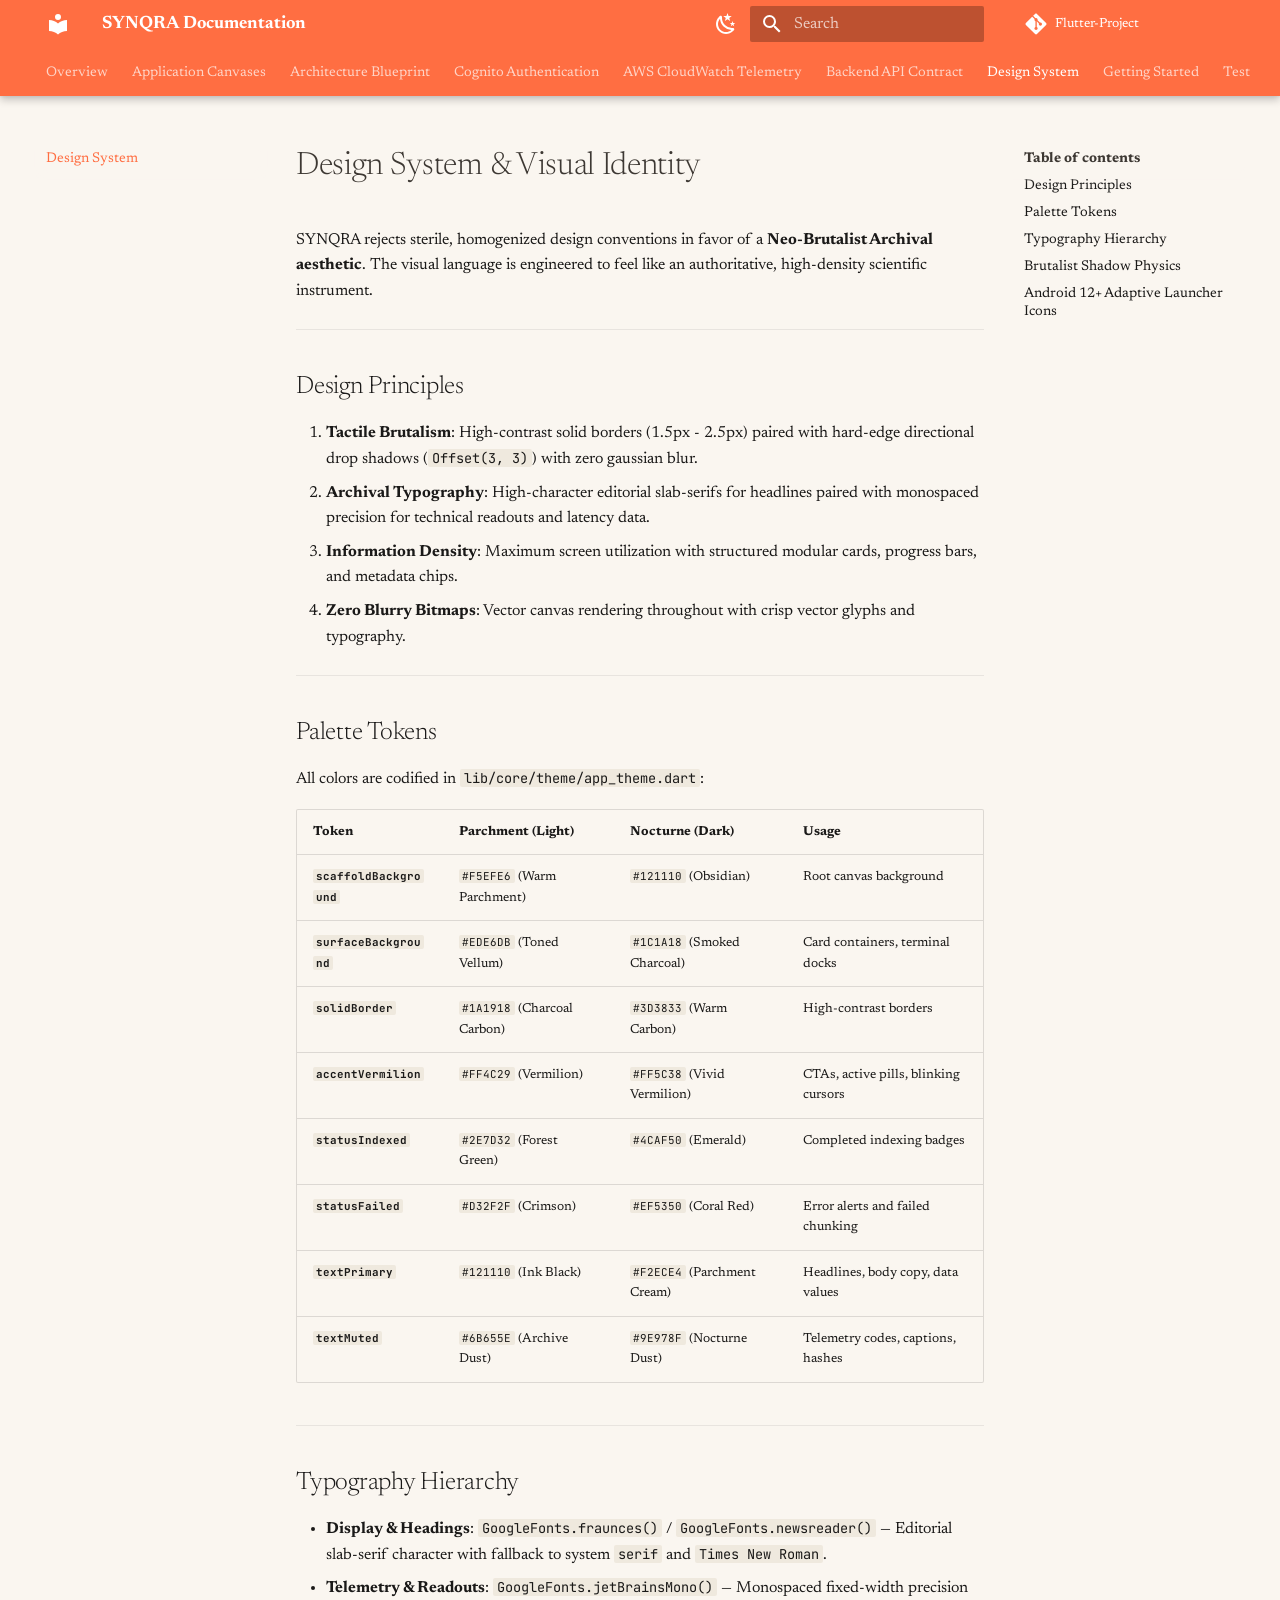
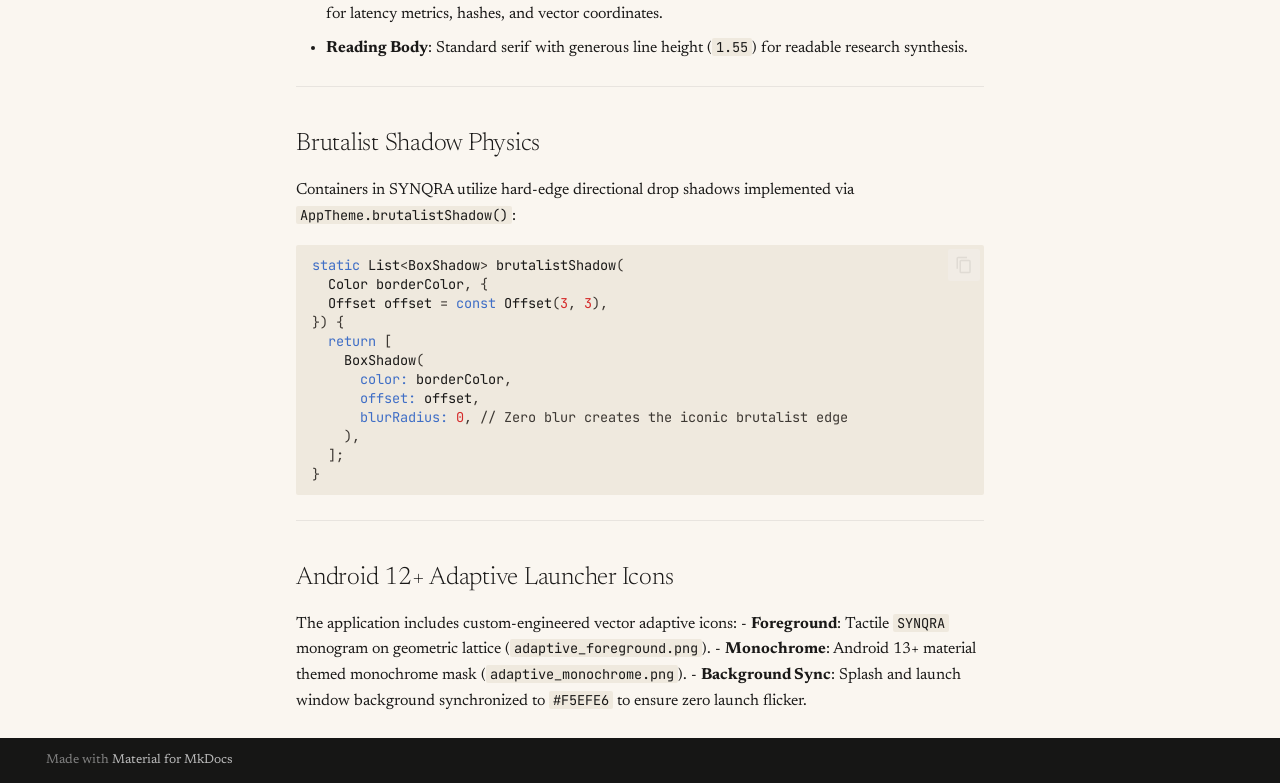
<file: design-system/index.html>
<!doctype html>
<html lang="en" class="no-js">
  <head>
    
      <meta charset="utf-8">
      <meta name="viewport" content="width=device-width,initial-scale=1">
      
        <meta name="description" content="Neural Retrieval & Attribution Canvas // Archival RAG Client in Flutter">
      
      
        <meta name="author" content="SYNQRA Team">
      
      
      
        <link rel="prev" href="../api/">
      
      
        <link rel="next" href="../getting-started/">
      
      
        
      
      
      <link rel="icon" href="../assets/images/favicon.png">
      <meta name="generator" content="mkdocs-1.6.1, mkdocs-material-9.8.1">
    
    
      
        <title>Design System - SYNQRA Documentation</title>
      
    
    
      <link rel="stylesheet" href="../assets/stylesheets/main.57a0d79d.min.css">
      
        
        <link rel="stylesheet" href="../assets/stylesheets/palette.fb2fffe2.min.css">
      
      


    
    
      
    
    
      
        
        
        <link rel="preconnect" href="https://fonts.gstatic.com" crossorigin>
        <link rel="stylesheet" href="https://fonts.googleapis.com/css?family=Newsreader:300,300i,400,400i,700,700i%7CJetBrains+Mono:400,400i,700,700i&display=fallback">
        <style>:root{--md-text-font:"Newsreader";--md-code-font:"JetBrains Mono"}</style>
      
    
    
      <link rel="stylesheet" href="../stylesheets/extra.css">
    
    <script>__md_scope=new URL("..",location),__md_hash=e=>[...e].reduce(((e,_)=>(e<<5)-e+_.charCodeAt(0)),0),__md_get=(e,_=localStorage,t=__md_scope)=>JSON.parse(_.getItem(t.pathname+"."+e)),__md_set=(e,_,t=localStorage,a=__md_scope)=>{try{t.setItem(a.pathname+"."+e,JSON.stringify(_))}catch(e){}}</script>
    
      

    
    
  </head>
  
  
    
    
      
    
    
    
    
    <body dir="ltr" data-md-color-scheme="default" data-md-color-primary="deep-orange" data-md-color-accent="red">
  
    
    <input class="md-toggle" data-md-toggle="drawer" type="checkbox" id="__drawer" autocomplete="off">
    <input class="md-toggle" data-md-toggle="search" type="checkbox" id="__search" autocomplete="off">
    <label class="md-overlay" for="__drawer"></label>
    <div data-md-component="skip">
      
        
        <a href="#design-system-visual-identity" class="md-skip">
          Skip to content
        </a>
      
    </div>
    <div data-md-component="announce">
      
    </div>
    
    
      

  

<header class="md-header md-header--shadow md-header--lifted" data-md-component="header">
  <nav class="md-header__inner md-grid" aria-label="Header">
    <a href=".." title="SYNQRA Documentation" class="md-header__button md-logo" aria-label="SYNQRA Documentation" data-md-component="logo">
      
  
  <svg xmlns="http://www.w3.org/2000/svg" viewBox="0 0 24 24"><path d="M12 8a3 3 0 0 0 3-3 3 3 0 0 0-3-3 3 3 0 0 0-3 3 3 3 0 0 0 3 3m0 3.54C9.64 9.35 6.5 8 3 8v11c3.5 0 6.64 1.35 9 3.54 2.36-2.19 5.5-3.54 9-3.54V8c-3.5 0-6.64 1.35-9 3.54"/></svg>

    </a>
    <label class="md-header__button md-icon" for="__drawer">
      
      <svg xmlns="http://www.w3.org/2000/svg" viewBox="0 0 24 24"><path d="M3 6h18v2H3zm0 5h18v2H3zm0 5h18v2H3z"/></svg>
    </label>
    <div class="md-header__title" data-md-component="header-title">
      <div class="md-header__ellipsis">
        <div class="md-header__topic">
          <span class="md-ellipsis">
            SYNQRA Documentation
          </span>
        </div>
        <div class="md-header__topic" data-md-component="header-topic">
          <span class="md-ellipsis">
            
              Design System
            
          </span>
        </div>
      </div>
    </div>
    
      
        <form class="md-header__option" data-md-component="palette">
  
    
    
    
    <input class="md-option" data-md-color-media="" data-md-color-scheme="default" data-md-color-primary="deep-orange" data-md-color-accent="red"  aria-label="Switch to Nocturne (Dark) mode"  type="radio" name="__palette" id="__palette_0">
    
      <label class="md-header__button md-icon" title="Switch to Nocturne (Dark) mode" for="__palette_1" hidden>
        <svg xmlns="http://www.w3.org/2000/svg" viewBox="0 0 24 24"><path d="m17.75 4.09-2.53 1.94.91 3.06-2.63-1.81-2.63 1.81.91-3.06-2.53-1.94L12.44 4l1.06-3 1.06 3zm3.5 6.91-1.64 1.25.59 1.98-1.7-1.17-1.7 1.17.59-1.98L15.75 11l2.06-.05L18.5 9l.69 1.95zm-2.28 4.95c.83-.08 1.72 1.1 1.19 1.85-.32.45-.66.87-1.08 1.27C15.17 23 8.84 23 4.94 19.07c-3.91-3.9-3.91-10.24 0-14.14.4-.4.82-.76 1.27-1.08.75-.53 1.93.36 1.85 1.19-.27 2.86.69 5.83 2.89 8.02a9.96 9.96 0 0 0 8.02 2.89m-1.64 2.02a12.08 12.08 0 0 1-7.8-3.47c-2.17-2.19-3.33-5-3.49-7.82-2.81 3.14-2.7 7.96.31 10.98 3.02 3.01 7.84 3.12 10.98.31"/></svg>
      </label>
    
  
    
    
    
    <input class="md-option" data-md-color-media="" data-md-color-scheme="slate" data-md-color-primary="deep-orange" data-md-color-accent="red"  aria-label="Switch to Parchment (Light) mode"  type="radio" name="__palette" id="__palette_1">
    
      <label class="md-header__button md-icon" title="Switch to Parchment (Light) mode" for="__palette_0" hidden>
        <svg xmlns="http://www.w3.org/2000/svg" viewBox="0 0 24 24"><path d="M12 7a5 5 0 0 1 5 5 5 5 0 0 1-5 5 5 5 0 0 1-5-5 5 5 0 0 1 5-5m0 2a3 3 0 0 0-3 3 3 3 0 0 0 3 3 3 3 0 0 0 3-3 3 3 0 0 0-3-3m0-7 2.39 3.42C13.65 5.15 12.84 5 12 5s-1.65.15-2.39.42zM3.34 7l4.16-.35A7.2 7.2 0 0 0 5.94 8.5c-.44.74-.69 1.5-.83 2.29zm.02 10 1.76-3.77a7.131 7.131 0 0 0 2.38 4.14zM20.65 7l-1.77 3.79a7.02 7.02 0 0 0-2.38-4.15zm-.01 10-4.14.36c.59-.51 1.12-1.14 1.54-1.86.42-.73.69-1.5.83-2.29zM12 22l-2.41-3.44c.74.27 1.55.44 2.41.44.82 0 1.63-.17 2.37-.44z"/></svg>
      </label>
    
  
</form>
      
    
    
      <script>var palette=__md_get("__palette");if(palette&&palette.color){if("(prefers-color-scheme)"===palette.color.media){var media=matchMedia("(prefers-color-scheme: light)"),input=document.querySelector(media.matches?"[data-md-color-media='(prefers-color-scheme: light)']":"[data-md-color-media='(prefers-color-scheme: dark)']");palette.color.media=input.getAttribute("data-md-color-media"),palette.color.scheme=input.getAttribute("data-md-color-scheme"),palette.color.primary=input.getAttribute("data-md-color-primary"),palette.color.accent=input.getAttribute("data-md-color-accent")}for(var[key,value]of Object.entries(palette.color))document.body.setAttribute("data-md-color-"+key,value)}</script>
    
    
    
      
      
        <label class="md-header__button md-icon" for="__search">
          
          <svg xmlns="http://www.w3.org/2000/svg" viewBox="0 0 24 24"><path d="M9.5 3A6.5 6.5 0 0 1 16 9.5c0 1.61-.59 3.09-1.56 4.23l.27.27h.79l5 5-1.5 1.5-5-5v-.79l-.27-.27A6.52 6.52 0 0 1 9.5 16 6.5 6.5 0 0 1 3 9.5 6.5 6.5 0 0 1 9.5 3m0 2C7 5 5 7 5 9.5S7 14 9.5 14 14 12 14 9.5 12 5 9.5 5"/></svg>
        </label>
        <div class="md-search" data-md-component="search" role="dialog">
  <label class="md-search__overlay" for="__search"></label>
  <div class="md-search__inner" role="search">
    <form class="md-search__form" name="search">
      <input type="text" class="md-search__input" name="query" aria-label="Search" placeholder="Search" autocapitalize="off" autocorrect="off" autocomplete="off" spellcheck="false" data-md-component="search-query" required>
      <label class="md-search__icon md-icon" for="__search">
        
        <svg xmlns="http://www.w3.org/2000/svg" viewBox="0 0 24 24"><path d="M9.5 3A6.5 6.5 0 0 1 16 9.5c0 1.61-.59 3.09-1.56 4.23l.27.27h.79l5 5-1.5 1.5-5-5v-.79l-.27-.27A6.52 6.52 0 0 1 9.5 16 6.5 6.5 0 0 1 3 9.5 6.5 6.5 0 0 1 9.5 3m0 2C7 5 5 7 5 9.5S7 14 9.5 14 14 12 14 9.5 12 5 9.5 5"/></svg>
        
        <svg xmlns="http://www.w3.org/2000/svg" viewBox="0 0 24 24"><path d="M20 11v2H8l5.5 5.5-1.42 1.42L4.16 12l7.92-7.92L13.5 5.5 8 11z"/></svg>
      </label>
      <nav class="md-search__options" aria-label="Search">
        
          <a href="javascript:void(0)" class="md-search__icon md-icon" title="Share" aria-label="Share" data-clipboard data-clipboard-text="" data-md-component="search-share" tabindex="-1">
            
            <svg xmlns="http://www.w3.org/2000/svg" viewBox="0 0 24 24"><path d="M18 16.08c-.76 0-1.44.3-1.96.77L8.91 12.7c.05-.23.09-.46.09-.7s-.04-.47-.09-.7l7.05-4.11c.54.5 1.25.81 2.04.81a3 3 0 0 0 3-3 3 3 0 0 0-3-3 3 3 0 0 0-3 3c0 .24.04.47.09.7L8.04 9.81C7.5 9.31 6.79 9 6 9a3 3 0 0 0-3 3 3 3 0 0 0 3 3c.79 0 1.5-.31 2.04-.81l7.12 4.15c-.05.21-.08.43-.08.66 0 1.61 1.31 2.91 2.92 2.91s2.92-1.3 2.92-2.91A2.92 2.92 0 0 0 18 16.08"/></svg>
          </a>
        
        <button type="reset" class="md-search__icon md-icon" title="Clear" aria-label="Clear" tabindex="-1">
          
          <svg xmlns="http://www.w3.org/2000/svg" viewBox="0 0 24 24"><path d="M19 6.41 17.59 5 12 10.59 6.41 5 5 6.41 10.59 12 5 17.59 6.41 19 12 13.41 17.59 19 19 17.59 13.41 12z"/></svg>
        </button>
      </nav>
      
        <div class="md-search__suggest" data-md-component="search-suggest"></div>
      
    </form>
    <div class="md-search__output">
      <div class="md-search__scrollwrap" tabindex="0" data-md-scrollfix>
        <div class="md-search-result" data-md-component="search-result">
          <div class="md-search-result__meta">
            Initializing search
          </div>
          <ol class="md-search-result__list" role="presentation"></ol>
        </div>
      </div>
    </div>
  </div>
</div>
      
    
    
      <div class="md-header__source">
        <a href="https://github.com/your-username/Flutter-Project" title="Go to repository" class="md-source" data-md-component="source">
  <div class="md-source__icon md-icon">
    
    <svg xmlns="http://www.w3.org/2000/svg" viewBox="0 0 448 512"><!--! Font Awesome Free 7.1.0 by @fontawesome - https://fontawesome.com License - https://fontawesome.com/license/free (Icons: CC BY 4.0, Fonts: SIL OFL 1.1, Code: MIT License) Copyright 2025 Fonticons, Inc.--><path d="M439.6 236.1 244 40.5c-5.4-5.5-12.8-8.5-20.4-8.5s-15 3-20.4 8.4L162.5 81l51.5 51.5c27.1-9.1 52.7 16.8 43.4 43.7l49.7 49.7c34.2-11.8 61.2 31 35.5 56.7-26.5 26.5-70.2-2.9-56-37.3L240.3 199v121.9c25.3 12.5 22.3 41.8 9.1 55-6.4 6.4-15.2 10.1-24.3 10.1s-17.8-3.6-24.3-10.1c-17.6-17.6-11.1-46.9 11.2-56v-123c-20.8-8.5-24.6-30.7-18.6-45L142.6 101 8.5 235.1C3 240.6 0 247.9 0 255.5s3 15 8.5 20.4l195.6 195.7c5.4 5.4 12.7 8.4 20.4 8.4s15-3 20.4-8.4l194.7-194.7c5.4-5.4 8.4-12.8 8.4-20.4s-3-15-8.4-20.4"/></svg>
  </div>
  <div class="md-source__repository">
    Flutter-Project
  </div>
</a>
      </div>
    
  </nav>
  
    
      
<nav class="md-tabs" aria-label="Tabs" data-md-component="tabs">
  <div class="md-grid">
    <ul class="md-tabs__list">
      
        
  
  
  
  
    <li class="md-tabs__item">
      <a href=".." class="md-tabs__link">
        
  
  
    
  
  Overview

      </a>
    </li>
  

      
        
  
  
  
  
    <li class="md-tabs__item">
      <a href="../canvases/" class="md-tabs__link">
        
  
  
    
  
  Application Canvases

      </a>
    </li>
  

      
        
  
  
  
  
    <li class="md-tabs__item">
      <a href="../architecture/" class="md-tabs__link">
        
  
  
    
  
  Architecture Blueprint

      </a>
    </li>
  

      
        
  
  
  
  
    <li class="md-tabs__item">
      <a href="../auth/" class="md-tabs__link">
        
  
  
    
  
  Cognito Authentication

      </a>
    </li>
  

      
        
  
  
  
  
    <li class="md-tabs__item">
      <a href="../cloudwatch/" class="md-tabs__link">
        
  
  
    
  
  AWS CloudWatch Telemetry

      </a>
    </li>
  

      
        
  
  
  
  
    <li class="md-tabs__item">
      <a href="../api/" class="md-tabs__link">
        
  
  
    
  
  Backend API Contract

      </a>
    </li>
  

      
        
  
  
  
    
  
  
    <li class="md-tabs__item md-tabs__item--active">
      <a href="./" class="md-tabs__link">
        
  
  
    
  
  Design System

      </a>
    </li>
  

      
        
  
  
  
  
    <li class="md-tabs__item">
      <a href="../getting-started/" class="md-tabs__link">
        
  
  
    
  
  Getting Started

      </a>
    </li>
  

      
        
  
  
  
  
    <li class="md-tabs__item">
      <a href="../testing/" class="md-tabs__link">
        
  
  
    
  
  Testing & QA

      </a>
    </li>
  

      
    </ul>
  </div>
</nav>
    
  
</header>
    
    <div class="md-container" data-md-component="container">
      
      
        
      
      <main class="md-main" data-md-component="main">
        <div class="md-main__inner md-grid">
          
            
              
              <div class="md-sidebar md-sidebar--primary" data-md-component="sidebar" data-md-type="navigation" >
                <div class="md-sidebar__scrollwrap">
                  <div class="md-sidebar__inner">
                    


  


<nav class="md-nav md-nav--primary md-nav--lifted" aria-label="Navigation" data-md-level="0">
  <label class="md-nav__title" for="__drawer">
    <a href=".." title="SYNQRA Documentation" class="md-nav__button md-logo" aria-label="SYNQRA Documentation" data-md-component="logo">
      
  
  <svg xmlns="http://www.w3.org/2000/svg" viewBox="0 0 24 24"><path d="M12 8a3 3 0 0 0 3-3 3 3 0 0 0-3-3 3 3 0 0 0-3 3 3 3 0 0 0 3 3m0 3.54C9.64 9.35 6.5 8 3 8v11c3.5 0 6.64 1.35 9 3.54 2.36-2.19 5.5-3.54 9-3.54V8c-3.5 0-6.64 1.35-9 3.54"/></svg>

    </a>
    SYNQRA Documentation
  </label>
  
    <div class="md-nav__source">
      <a href="https://github.com/your-username/Flutter-Project" title="Go to repository" class="md-source" data-md-component="source">
  <div class="md-source__icon md-icon">
    
    <svg xmlns="http://www.w3.org/2000/svg" viewBox="0 0 448 512"><!--! Font Awesome Free 7.1.0 by @fontawesome - https://fontawesome.com License - https://fontawesome.com/license/free (Icons: CC BY 4.0, Fonts: SIL OFL 1.1, Code: MIT License) Copyright 2025 Fonticons, Inc.--><path d="M439.6 236.1 244 40.5c-5.4-5.5-12.8-8.5-20.4-8.5s-15 3-20.4 8.4L162.5 81l51.5 51.5c27.1-9.1 52.7 16.8 43.4 43.7l49.7 49.7c34.2-11.8 61.2 31 35.5 56.7-26.5 26.5-70.2-2.9-56-37.3L240.3 199v121.9c25.3 12.5 22.3 41.8 9.1 55-6.4 6.4-15.2 10.1-24.3 10.1s-17.8-3.6-24.3-10.1c-17.6-17.6-11.1-46.9 11.2-56v-123c-20.8-8.5-24.6-30.7-18.6-45L142.6 101 8.5 235.1C3 240.6 0 247.9 0 255.5s3 15 8.5 20.4l195.6 195.7c5.4 5.4 12.7 8.4 20.4 8.4s15-3 20.4-8.4l194.7-194.7c5.4-5.4 8.4-12.8 8.4-20.4s-3-15-8.4-20.4"/></svg>
  </div>
  <div class="md-source__repository">
    Flutter-Project
  </div>
</a>
    </div>
  
  <ul class="md-nav__list" data-md-scrollfix>
    
      
      
  
  
  
  
    <li class="md-nav__item">
      <a href=".." class="md-nav__link">
        
  
  
  <span class="md-ellipsis">
    
  
    Overview
  

    
  </span>
  
  

      </a>
    </li>
  

    
      
      
  
  
  
  
    <li class="md-nav__item">
      <a href="../canvases/" class="md-nav__link">
        
  
  
  <span class="md-ellipsis">
    
  
    Application Canvases
  

    
  </span>
  
  

      </a>
    </li>
  

    
      
      
  
  
  
  
    <li class="md-nav__item">
      <a href="../architecture/" class="md-nav__link">
        
  
  
  <span class="md-ellipsis">
    
  
    Architecture Blueprint
  

    
  </span>
  
  

      </a>
    </li>
  

    
      
      
  
  
  
  
    <li class="md-nav__item">
      <a href="../auth/" class="md-nav__link">
        
  
  
  <span class="md-ellipsis">
    
  
    Cognito Authentication
  

    
  </span>
  
  

      </a>
    </li>
  

    
      
      
  
  
  
  
    <li class="md-nav__item">
      <a href="../cloudwatch/" class="md-nav__link">
        
  
  
  <span class="md-ellipsis">
    
  
    AWS CloudWatch Telemetry
  

    
  </span>
  
  

      </a>
    </li>
  

    
      
      
  
  
  
  
    <li class="md-nav__item">
      <a href="../api/" class="md-nav__link">
        
  
  
  <span class="md-ellipsis">
    
  
    Backend API Contract
  

    
  </span>
  
  

      </a>
    </li>
  

    
      
      
  
  
    
  
  
  
    <li class="md-nav__item md-nav__item--active">
      
      <input class="md-nav__toggle md-toggle" type="checkbox" id="__toc">
      
      
        
      
      
        <label class="md-nav__link md-nav__link--active" for="__toc">
          
  
  
  <span class="md-ellipsis">
    
  
    Design System
  

    
  </span>
  
  

          <span class="md-nav__icon md-icon"></span>
        </label>
      
      <a href="./" class="md-nav__link md-nav__link--active">
        
  
  
  <span class="md-ellipsis">
    
  
    Design System
  

    
  </span>
  
  

      </a>
      
        

<nav class="md-nav md-nav--secondary" aria-label="Table of contents">
  
  
  
    
  
  
    <label class="md-nav__title" for="__toc">
      <span class="md-nav__icon md-icon"></span>
      Table of contents
    </label>
    <ul class="md-nav__list" data-md-component="toc" data-md-scrollfix>
      
        <li class="md-nav__item">
  <a href="#design-principles" class="md-nav__link">
    <span class="md-ellipsis">
      
        Design Principles
      
    </span>
  </a>
  
</li>
      
        <li class="md-nav__item">
  <a href="#palette-tokens" class="md-nav__link">
    <span class="md-ellipsis">
      
        Palette Tokens
      
    </span>
  </a>
  
</li>
      
        <li class="md-nav__item">
  <a href="#typography-hierarchy" class="md-nav__link">
    <span class="md-ellipsis">
      
        Typography Hierarchy
      
    </span>
  </a>
  
</li>
      
        <li class="md-nav__item">
  <a href="#brutalist-shadow-physics" class="md-nav__link">
    <span class="md-ellipsis">
      
        Brutalist Shadow Physics
      
    </span>
  </a>
  
</li>
      
        <li class="md-nav__item">
  <a href="#android-12-adaptive-launcher-icons" class="md-nav__link">
    <span class="md-ellipsis">
      
        Android 12+ Adaptive Launcher Icons
      
    </span>
  </a>
  
</li>
      
    </ul>
  
</nav>
      
    </li>
  

    
      
      
  
  
  
  
    <li class="md-nav__item">
      <a href="../getting-started/" class="md-nav__link">
        
  
  
  <span class="md-ellipsis">
    
  
    Getting Started
  

    
  </span>
  
  

      </a>
    </li>
  

    
      
      
  
  
  
  
    <li class="md-nav__item">
      <a href="../testing/" class="md-nav__link">
        
  
  
  <span class="md-ellipsis">
    
  
    Testing & QA
  

    
  </span>
  
  

      </a>
    </li>
  

    
  </ul>
</nav>
                  </div>
                </div>
              </div>
            
            
              
              <div class="md-sidebar md-sidebar--secondary" data-md-component="sidebar" data-md-type="toc" >
                <div class="md-sidebar__scrollwrap">
                  <div class="md-sidebar__inner">
                    

<nav class="md-nav md-nav--secondary" aria-label="Table of contents">
  
  
  
    
  
  
    <label class="md-nav__title" for="__toc">
      <span class="md-nav__icon md-icon"></span>
      Table of contents
    </label>
    <ul class="md-nav__list" data-md-component="toc" data-md-scrollfix>
      
        <li class="md-nav__item">
  <a href="#design-principles" class="md-nav__link">
    <span class="md-ellipsis">
      
        Design Principles
      
    </span>
  </a>
  
</li>
      
        <li class="md-nav__item">
  <a href="#palette-tokens" class="md-nav__link">
    <span class="md-ellipsis">
      
        Palette Tokens
      
    </span>
  </a>
  
</li>
      
        <li class="md-nav__item">
  <a href="#typography-hierarchy" class="md-nav__link">
    <span class="md-ellipsis">
      
        Typography Hierarchy
      
    </span>
  </a>
  
</li>
      
        <li class="md-nav__item">
  <a href="#brutalist-shadow-physics" class="md-nav__link">
    <span class="md-ellipsis">
      
        Brutalist Shadow Physics
      
    </span>
  </a>
  
</li>
      
        <li class="md-nav__item">
  <a href="#android-12-adaptive-launcher-icons" class="md-nav__link">
    <span class="md-ellipsis">
      
        Android 12+ Adaptive Launcher Icons
      
    </span>
  </a>
  
</li>
      
    </ul>
  
</nav>
                  </div>
                </div>
              </div>
            
          
          
            <div class="md-content" data-md-component="content">
              
              <article class="md-content__inner md-typeset">
                
                  


  
  


<h1 id="design-system-visual-identity">Design System &amp; Visual Identity</h1>
<p>SYNQRA rejects sterile, homogenized design conventions in favor of a <strong>Neo-Brutalist Archival aesthetic</strong>. The visual language is engineered to feel like an authoritative, high-density scientific instrument.</p>
<hr />
<h2 id="design-principles">Design Principles</h2>
<ol>
<li><strong>Tactile Brutalism</strong>: High-contrast solid borders (1.5px - 2.5px) paired with hard-edge directional drop shadows (<code>Offset(3, 3)</code>) with zero gaussian blur.</li>
<li><strong>Archival Typography</strong>: High-character editorial slab-serifs for headlines paired with monospaced precision for technical readouts and latency data.</li>
<li><strong>Information Density</strong>: Maximum screen utilization with structured modular cards, progress bars, and metadata chips.</li>
<li><strong>Zero Blurry Bitmaps</strong>: Vector canvas rendering throughout with crisp vector glyphs and typography.</li>
</ol>
<hr />
<h2 id="palette-tokens">Palette Tokens</h2>
<p>All colors are codified in <code>lib/core/theme/app_theme.dart</code>:</p>
<table>
<thead>
<tr>
<th>Token</th>
<th>Parchment (Light)</th>
<th>Nocturne (Dark)</th>
<th>Usage</th>
</tr>
</thead>
<tbody>
<tr>
<td><strong><code>scaffoldBackground</code></strong></td>
<td><code>#F5EFE6</code> (Warm Parchment)</td>
<td><code>#121110</code> (Obsidian)</td>
<td>Root canvas background</td>
</tr>
<tr>
<td><strong><code>surfaceBackground</code></strong></td>
<td><code>#EDE6DB</code> (Toned Vellum)</td>
<td><code>#1C1A18</code> (Smoked Charcoal)</td>
<td>Card containers, terminal docks</td>
</tr>
<tr>
<td><strong><code>solidBorder</code></strong></td>
<td><code>#1A1918</code> (Charcoal Carbon)</td>
<td><code>#3D3833</code> (Warm Carbon)</td>
<td>High-contrast borders</td>
</tr>
<tr>
<td><strong><code>accentVermilion</code></strong></td>
<td><code>#FF4C29</code> (Vermilion)</td>
<td><code>#FF5C38</code> (Vivid Vermilion)</td>
<td>CTAs, active pills, blinking cursors</td>
</tr>
<tr>
<td><strong><code>statusIndexed</code></strong></td>
<td><code>#2E7D32</code> (Forest Green)</td>
<td><code>#4CAF50</code> (Emerald)</td>
<td>Completed indexing badges</td>
</tr>
<tr>
<td><strong><code>statusFailed</code></strong></td>
<td><code>#D32F2F</code> (Crimson)</td>
<td><code>#EF5350</code> (Coral Red)</td>
<td>Error alerts and failed chunking</td>
</tr>
<tr>
<td><strong><code>textPrimary</code></strong></td>
<td><code>#121110</code> (Ink Black)</td>
<td><code>#F2ECE4</code> (Parchment Cream)</td>
<td>Headlines, body copy, data values</td>
</tr>
<tr>
<td><strong><code>textMuted</code></strong></td>
<td><code>#6B655E</code> (Archive Dust)</td>
<td><code>#9E978F</code> (Nocturne Dust)</td>
<td>Telemetry codes, captions, hashes</td>
</tr>
</tbody>
</table>
<hr />
<h2 id="typography-hierarchy">Typography Hierarchy</h2>
<ul>
<li><strong>Display &amp; Headings</strong>: <code>GoogleFonts.fraunces()</code> / <code>GoogleFonts.newsreader()</code> — Editorial slab-serif character with fallback to system <code>serif</code> and <code>Times New Roman</code>.</li>
<li><strong>Telemetry &amp; Readouts</strong>: <code>GoogleFonts.jetBrainsMono()</code> — Monospaced fixed-width precision for latency metrics, hashes, and vector coordinates.</li>
<li><strong>Reading Body</strong>: Standard serif with generous line height (<code>1.55</code>) for readable research synthesis.</li>
</ul>
<hr />
<h2 id="brutalist-shadow-physics">Brutalist Shadow Physics</h2>
<p>Containers in SYNQRA utilize hard-edge directional drop shadows implemented via <code>AppTheme.brutalistShadow()</code>:</p>
<div class="language-dart highlight"><pre><span></span><code><span id="__span-0-1"><a id="__codelineno-0-1" name="__codelineno-0-1" href="#__codelineno-0-1"></a><span class="kd">static</span><span class="w"> </span><span class="n">List</span><span class="o">&lt;</span><span class="n">BoxShadow</span><span class="o">&gt;</span><span class="w"> </span><span class="n">brutalistShadow</span><span class="p">(</span>
</span><span id="__span-0-2"><a id="__codelineno-0-2" name="__codelineno-0-2" href="#__codelineno-0-2"></a><span class="w">  </span><span class="n">Color</span><span class="w"> </span><span class="n">borderColor</span><span class="p">,</span><span class="w"> </span><span class="p">{</span>
</span><span id="__span-0-3"><a id="__codelineno-0-3" name="__codelineno-0-3" href="#__codelineno-0-3"></a><span class="w">  </span><span class="n">Offset</span><span class="w"> </span><span class="n">offset</span><span class="w"> </span><span class="o">=</span><span class="w"> </span><span class="k">const</span><span class="w"> </span><span class="n">Offset</span><span class="p">(</span><span class="m">3</span><span class="p">,</span><span class="w"> </span><span class="m">3</span><span class="p">),</span>
</span><span id="__span-0-4"><a id="__codelineno-0-4" name="__codelineno-0-4" href="#__codelineno-0-4"></a><span class="p">})</span><span class="w"> </span><span class="p">{</span>
</span><span id="__span-0-5"><a id="__codelineno-0-5" name="__codelineno-0-5" href="#__codelineno-0-5"></a><span class="w">  </span><span class="k">return</span><span class="w"> </span><span class="p">[</span>
</span><span id="__span-0-6"><a id="__codelineno-0-6" name="__codelineno-0-6" href="#__codelineno-0-6"></a><span class="w">    </span><span class="n">BoxShadow</span><span class="p">(</span>
</span><span id="__span-0-7"><a id="__codelineno-0-7" name="__codelineno-0-7" href="#__codelineno-0-7"></a><span class="w">      </span><span class="nl">color:</span><span class="w"> </span><span class="n">borderColor</span><span class="p">,</span>
</span><span id="__span-0-8"><a id="__codelineno-0-8" name="__codelineno-0-8" href="#__codelineno-0-8"></a><span class="w">      </span><span class="nl">offset:</span><span class="w"> </span><span class="n">offset</span><span class="p">,</span>
</span><span id="__span-0-9"><a id="__codelineno-0-9" name="__codelineno-0-9" href="#__codelineno-0-9"></a><span class="w">      </span><span class="nl">blurRadius:</span><span class="w"> </span><span class="m">0</span><span class="p">,</span><span class="w"> </span><span class="c1">// Zero blur creates the iconic brutalist edge</span>
</span><span id="__span-0-10"><a id="__codelineno-0-10" name="__codelineno-0-10" href="#__codelineno-0-10"></a><span class="w">    </span><span class="p">),</span>
</span><span id="__span-0-11"><a id="__codelineno-0-11" name="__codelineno-0-11" href="#__codelineno-0-11"></a><span class="w">  </span><span class="p">];</span>
</span><span id="__span-0-12"><a id="__codelineno-0-12" name="__codelineno-0-12" href="#__codelineno-0-12"></a><span class="p">}</span>
</span></code></pre></div>
<hr />
<h2 id="android-12-adaptive-launcher-icons">Android 12+ Adaptive Launcher Icons</h2>
<p>The application includes custom-engineered vector adaptive icons:
- <strong>Foreground</strong>: Tactile <code>SYNQRA</code> monogram on geometric lattice (<code>adaptive_foreground.png</code>).
- <strong>Monochrome</strong>: Android 13+ material themed monochrome mask (<code>adaptive_monochrome.png</code>).
- <strong>Background Sync</strong>: Splash and launch window background synchronized to <code>#F5EFE6</code> to ensure zero launch flicker.</p>












                
              </article>
            </div>
          
          
  <script>var tabs=__md_get("__tabs");if(Array.isArray(tabs))e:for(var set of document.querySelectorAll(".tabbed-set")){var labels=set.querySelector(".tabbed-labels");for(var tab of tabs)for(var label of labels.getElementsByTagName("label"))if(label.innerText.trim()===tab){var input=document.getElementById(label.htmlFor);input.checked=!0;continue e}}</script>

<script>var target=document.getElementById(location.hash.slice(1));target&&target.name&&(target.checked=target.name.startsWith("__tabbed_"))</script>
        </div>
        
          <button type="button" class="md-top md-icon" data-md-component="top" hidden>
  
  <svg xmlns="http://www.w3.org/2000/svg" viewBox="0 0 24 24"><path d="M13 20h-2V8l-5.5 5.5-1.42-1.42L12 4.16l7.92 7.92-1.42 1.42L13 8z"/></svg>
  Back to top
</button>
        
      </main>
      
        <footer class="md-footer">
  
  <div class="md-footer-meta md-typeset">
    <div class="md-footer-meta__inner md-grid">
      <div class="md-copyright">
  
  
    Made with
    <a href="https://squidfunk.github.io/mkdocs-material/" target="_blank" rel="noopener">
      Material for MkDocs
    </a>
  
</div>
      
    </div>
  </div>
</footer>
      
    </div>
    <div class="md-dialog" data-md-component="dialog">
      <div class="md-dialog__inner md-typeset"></div>
    </div>
    
    
    
      
      
      <script id="__config" type="application/json">{"annotate": null, "base": "..", "features": ["navigation.tabs", "navigation.tabs.sticky", "navigation.sections", "navigation.expand", "navigation.top", "search.suggest", "search.highlight", "search.share", "content.code.copy", "content.code.annotate", "content.tabs.link"], "search": "../assets/javascripts/workers/search.a7633da7.min.js", "tags": null, "translations": {"clipboard.copied": "Copied to clipboard", "clipboard.copy": "Copy to clipboard", "search.result.more.one": "1 more on this page", "search.result.more.other": "# more on this page", "search.result.none": "No matching documents", "search.result.one": "1 matching document", "search.result.other": "# matching documents", "search.result.placeholder": "Type to start searching", "search.result.term.missing": "Missing", "select.version": "Select version"}, "version": null}</script>
    
    
      <script src="../assets/javascripts/bundle.a5f9d56c.min.js"></script>
      
    
  </body>
</html>
</file>
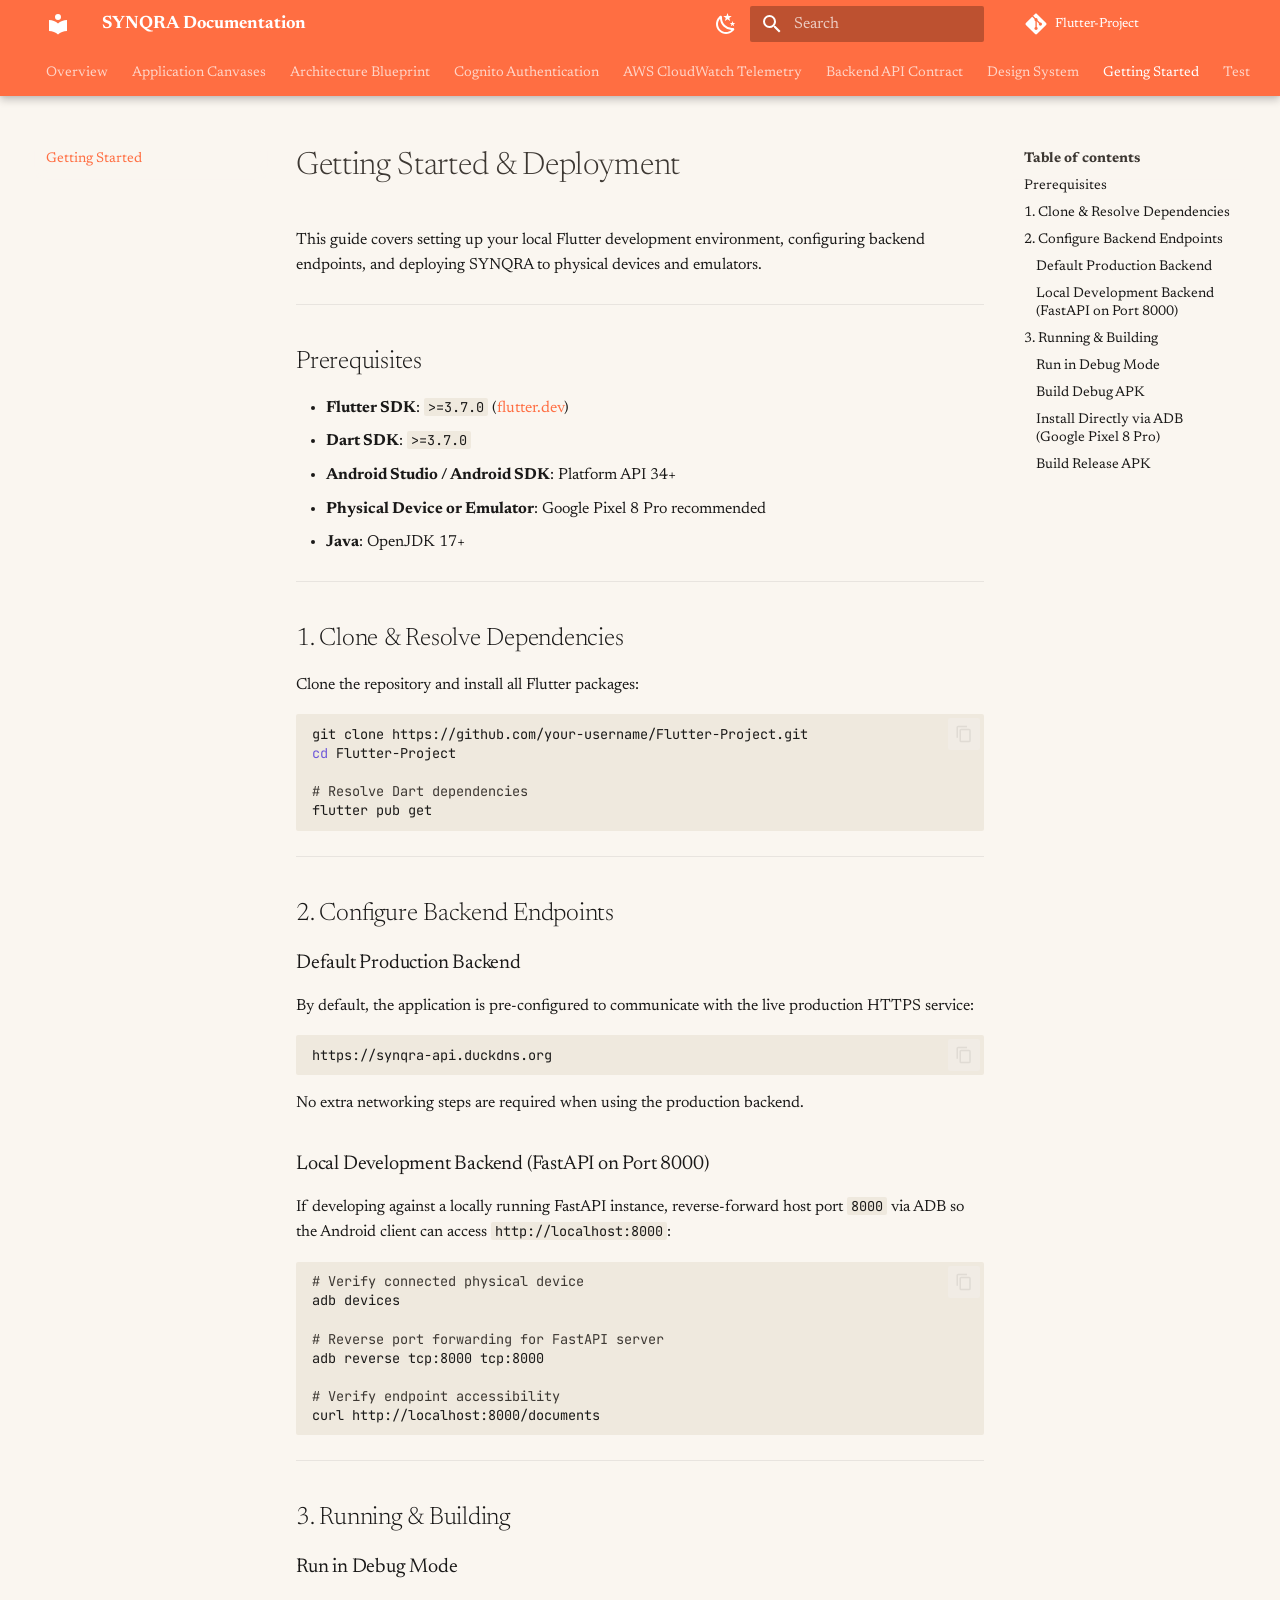
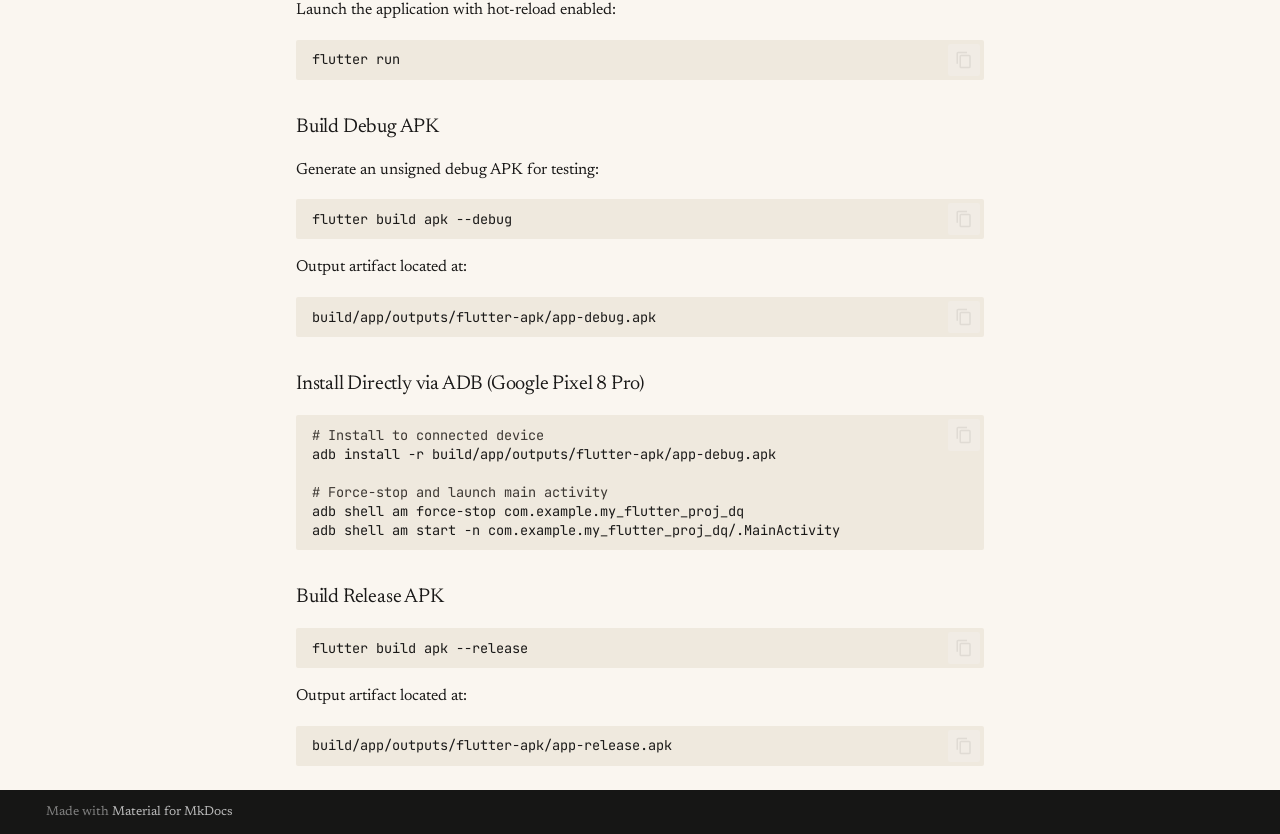
<file: getting-started/index.html>
<!doctype html>
<html lang="en" class="no-js">
  <head>
    
      <meta charset="utf-8">
      <meta name="viewport" content="width=device-width,initial-scale=1">
      
        <meta name="description" content="Neural Retrieval & Attribution Canvas // Archival RAG Client in Flutter">
      
      
        <meta name="author" content="SYNQRA Team">
      
      
      
        <link rel="prev" href="../design-system/">
      
      
        <link rel="next" href="../testing/">
      
      
        
      
      
      <link rel="icon" href="../assets/images/favicon.png">
      <meta name="generator" content="mkdocs-1.6.1, mkdocs-material-9.8.1">
    
    
      
        <title>Getting Started - SYNQRA Documentation</title>
      
    
    
      <link rel="stylesheet" href="../assets/stylesheets/main.57a0d79d.min.css">
      
        
        <link rel="stylesheet" href="../assets/stylesheets/palette.fb2fffe2.min.css">
      
      


    
    
      
    
    
      
        
        
        <link rel="preconnect" href="https://fonts.gstatic.com" crossorigin>
        <link rel="stylesheet" href="https://fonts.googleapis.com/css?family=Newsreader:300,300i,400,400i,700,700i%7CJetBrains+Mono:400,400i,700,700i&display=fallback">
        <style>:root{--md-text-font:"Newsreader";--md-code-font:"JetBrains Mono"}</style>
      
    
    
      <link rel="stylesheet" href="../stylesheets/extra.css">
    
    <script>__md_scope=new URL("..",location),__md_hash=e=>[...e].reduce(((e,_)=>(e<<5)-e+_.charCodeAt(0)),0),__md_get=(e,_=localStorage,t=__md_scope)=>JSON.parse(_.getItem(t.pathname+"."+e)),__md_set=(e,_,t=localStorage,a=__md_scope)=>{try{t.setItem(a.pathname+"."+e,JSON.stringify(_))}catch(e){}}</script>
    
      

    
    
  </head>
  
  
    
    
      
    
    
    
    
    <body dir="ltr" data-md-color-scheme="default" data-md-color-primary="deep-orange" data-md-color-accent="red">
  
    
    <input class="md-toggle" data-md-toggle="drawer" type="checkbox" id="__drawer" autocomplete="off">
    <input class="md-toggle" data-md-toggle="search" type="checkbox" id="__search" autocomplete="off">
    <label class="md-overlay" for="__drawer"></label>
    <div data-md-component="skip">
      
        
        <a href="#getting-started-deployment" class="md-skip">
          Skip to content
        </a>
      
    </div>
    <div data-md-component="announce">
      
    </div>
    
    
      

  

<header class="md-header md-header--shadow md-header--lifted" data-md-component="header">
  <nav class="md-header__inner md-grid" aria-label="Header">
    <a href=".." title="SYNQRA Documentation" class="md-header__button md-logo" aria-label="SYNQRA Documentation" data-md-component="logo">
      
  
  <svg xmlns="http://www.w3.org/2000/svg" viewBox="0 0 24 24"><path d="M12 8a3 3 0 0 0 3-3 3 3 0 0 0-3-3 3 3 0 0 0-3 3 3 3 0 0 0 3 3m0 3.54C9.64 9.35 6.5 8 3 8v11c3.5 0 6.64 1.35 9 3.54 2.36-2.19 5.5-3.54 9-3.54V8c-3.5 0-6.64 1.35-9 3.54"/></svg>

    </a>
    <label class="md-header__button md-icon" for="__drawer">
      
      <svg xmlns="http://www.w3.org/2000/svg" viewBox="0 0 24 24"><path d="M3 6h18v2H3zm0 5h18v2H3zm0 5h18v2H3z"/></svg>
    </label>
    <div class="md-header__title" data-md-component="header-title">
      <div class="md-header__ellipsis">
        <div class="md-header__topic">
          <span class="md-ellipsis">
            SYNQRA Documentation
          </span>
        </div>
        <div class="md-header__topic" data-md-component="header-topic">
          <span class="md-ellipsis">
            
              Getting Started
            
          </span>
        </div>
      </div>
    </div>
    
      
        <form class="md-header__option" data-md-component="palette">
  
    
    
    
    <input class="md-option" data-md-color-media="" data-md-color-scheme="default" data-md-color-primary="deep-orange" data-md-color-accent="red"  aria-label="Switch to Nocturne (Dark) mode"  type="radio" name="__palette" id="__palette_0">
    
      <label class="md-header__button md-icon" title="Switch to Nocturne (Dark) mode" for="__palette_1" hidden>
        <svg xmlns="http://www.w3.org/2000/svg" viewBox="0 0 24 24"><path d="m17.75 4.09-2.53 1.94.91 3.06-2.63-1.81-2.63 1.81.91-3.06-2.53-1.94L12.44 4l1.06-3 1.06 3zm3.5 6.91-1.64 1.25.59 1.98-1.7-1.17-1.7 1.17.59-1.98L15.75 11l2.06-.05L18.5 9l.69 1.95zm-2.28 4.95c.83-.08 1.72 1.1 1.19 1.85-.32.45-.66.87-1.08 1.27C15.17 23 8.84 23 4.94 19.07c-3.91-3.9-3.91-10.24 0-14.14.4-.4.82-.76 1.27-1.08.75-.53 1.93.36 1.85 1.19-.27 2.86.69 5.83 2.89 8.02a9.96 9.96 0 0 0 8.02 2.89m-1.64 2.02a12.08 12.08 0 0 1-7.8-3.47c-2.17-2.19-3.33-5-3.49-7.82-2.81 3.14-2.7 7.96.31 10.98 3.02 3.01 7.84 3.12 10.98.31"/></svg>
      </label>
    
  
    
    
    
    <input class="md-option" data-md-color-media="" data-md-color-scheme="slate" data-md-color-primary="deep-orange" data-md-color-accent="red"  aria-label="Switch to Parchment (Light) mode"  type="radio" name="__palette" id="__palette_1">
    
      <label class="md-header__button md-icon" title="Switch to Parchment (Light) mode" for="__palette_0" hidden>
        <svg xmlns="http://www.w3.org/2000/svg" viewBox="0 0 24 24"><path d="M12 7a5 5 0 0 1 5 5 5 5 0 0 1-5 5 5 5 0 0 1-5-5 5 5 0 0 1 5-5m0 2a3 3 0 0 0-3 3 3 3 0 0 0 3 3 3 3 0 0 0 3-3 3 3 0 0 0-3-3m0-7 2.39 3.42C13.65 5.15 12.84 5 12 5s-1.65.15-2.39.42zM3.34 7l4.16-.35A7.2 7.2 0 0 0 5.94 8.5c-.44.74-.69 1.5-.83 2.29zm.02 10 1.76-3.77a7.131 7.131 0 0 0 2.38 4.14zM20.65 7l-1.77 3.79a7.02 7.02 0 0 0-2.38-4.15zm-.01 10-4.14.36c.59-.51 1.12-1.14 1.54-1.86.42-.73.69-1.5.83-2.29zM12 22l-2.41-3.44c.74.27 1.55.44 2.41.44.82 0 1.63-.17 2.37-.44z"/></svg>
      </label>
    
  
</form>
      
    
    
      <script>var palette=__md_get("__palette");if(palette&&palette.color){if("(prefers-color-scheme)"===palette.color.media){var media=matchMedia("(prefers-color-scheme: light)"),input=document.querySelector(media.matches?"[data-md-color-media='(prefers-color-scheme: light)']":"[data-md-color-media='(prefers-color-scheme: dark)']");palette.color.media=input.getAttribute("data-md-color-media"),palette.color.scheme=input.getAttribute("data-md-color-scheme"),palette.color.primary=input.getAttribute("data-md-color-primary"),palette.color.accent=input.getAttribute("data-md-color-accent")}for(var[key,value]of Object.entries(palette.color))document.body.setAttribute("data-md-color-"+key,value)}</script>
    
    
    
      
      
        <label class="md-header__button md-icon" for="__search">
          
          <svg xmlns="http://www.w3.org/2000/svg" viewBox="0 0 24 24"><path d="M9.5 3A6.5 6.5 0 0 1 16 9.5c0 1.61-.59 3.09-1.56 4.23l.27.27h.79l5 5-1.5 1.5-5-5v-.79l-.27-.27A6.52 6.52 0 0 1 9.5 16 6.5 6.5 0 0 1 3 9.5 6.5 6.5 0 0 1 9.5 3m0 2C7 5 5 7 5 9.5S7 14 9.5 14 14 12 14 9.5 12 5 9.5 5"/></svg>
        </label>
        <div class="md-search" data-md-component="search" role="dialog">
  <label class="md-search__overlay" for="__search"></label>
  <div class="md-search__inner" role="search">
    <form class="md-search__form" name="search">
      <input type="text" class="md-search__input" name="query" aria-label="Search" placeholder="Search" autocapitalize="off" autocorrect="off" autocomplete="off" spellcheck="false" data-md-component="search-query" required>
      <label class="md-search__icon md-icon" for="__search">
        
        <svg xmlns="http://www.w3.org/2000/svg" viewBox="0 0 24 24"><path d="M9.5 3A6.5 6.5 0 0 1 16 9.5c0 1.61-.59 3.09-1.56 4.23l.27.27h.79l5 5-1.5 1.5-5-5v-.79l-.27-.27A6.52 6.52 0 0 1 9.5 16 6.5 6.5 0 0 1 3 9.5 6.5 6.5 0 0 1 9.5 3m0 2C7 5 5 7 5 9.5S7 14 9.5 14 14 12 14 9.5 12 5 9.5 5"/></svg>
        
        <svg xmlns="http://www.w3.org/2000/svg" viewBox="0 0 24 24"><path d="M20 11v2H8l5.5 5.5-1.42 1.42L4.16 12l7.92-7.92L13.5 5.5 8 11z"/></svg>
      </label>
      <nav class="md-search__options" aria-label="Search">
        
          <a href="javascript:void(0)" class="md-search__icon md-icon" title="Share" aria-label="Share" data-clipboard data-clipboard-text="" data-md-component="search-share" tabindex="-1">
            
            <svg xmlns="http://www.w3.org/2000/svg" viewBox="0 0 24 24"><path d="M18 16.08c-.76 0-1.44.3-1.96.77L8.91 12.7c.05-.23.09-.46.09-.7s-.04-.47-.09-.7l7.05-4.11c.54.5 1.25.81 2.04.81a3 3 0 0 0 3-3 3 3 0 0 0-3-3 3 3 0 0 0-3 3c0 .24.04.47.09.7L8.04 9.81C7.5 9.31 6.79 9 6 9a3 3 0 0 0-3 3 3 3 0 0 0 3 3c.79 0 1.5-.31 2.04-.81l7.12 4.15c-.05.21-.08.43-.08.66 0 1.61 1.31 2.91 2.92 2.91s2.92-1.3 2.92-2.91A2.92 2.92 0 0 0 18 16.08"/></svg>
          </a>
        
        <button type="reset" class="md-search__icon md-icon" title="Clear" aria-label="Clear" tabindex="-1">
          
          <svg xmlns="http://www.w3.org/2000/svg" viewBox="0 0 24 24"><path d="M19 6.41 17.59 5 12 10.59 6.41 5 5 6.41 10.59 12 5 17.59 6.41 19 12 13.41 17.59 19 19 17.59 13.41 12z"/></svg>
        </button>
      </nav>
      
        <div class="md-search__suggest" data-md-component="search-suggest"></div>
      
    </form>
    <div class="md-search__output">
      <div class="md-search__scrollwrap" tabindex="0" data-md-scrollfix>
        <div class="md-search-result" data-md-component="search-result">
          <div class="md-search-result__meta">
            Initializing search
          </div>
          <ol class="md-search-result__list" role="presentation"></ol>
        </div>
      </div>
    </div>
  </div>
</div>
      
    
    
      <div class="md-header__source">
        <a href="https://github.com/your-username/Flutter-Project" title="Go to repository" class="md-source" data-md-component="source">
  <div class="md-source__icon md-icon">
    
    <svg xmlns="http://www.w3.org/2000/svg" viewBox="0 0 448 512"><!--! Font Awesome Free 7.1.0 by @fontawesome - https://fontawesome.com License - https://fontawesome.com/license/free (Icons: CC BY 4.0, Fonts: SIL OFL 1.1, Code: MIT License) Copyright 2025 Fonticons, Inc.--><path d="M439.6 236.1 244 40.5c-5.4-5.5-12.8-8.5-20.4-8.5s-15 3-20.4 8.4L162.5 81l51.5 51.5c27.1-9.1 52.7 16.8 43.4 43.7l49.7 49.7c34.2-11.8 61.2 31 35.5 56.7-26.5 26.5-70.2-2.9-56-37.3L240.3 199v121.9c25.3 12.5 22.3 41.8 9.1 55-6.4 6.4-15.2 10.1-24.3 10.1s-17.8-3.6-24.3-10.1c-17.6-17.6-11.1-46.9 11.2-56v-123c-20.8-8.5-24.6-30.7-18.6-45L142.6 101 8.5 235.1C3 240.6 0 247.9 0 255.5s3 15 8.5 20.4l195.6 195.7c5.4 5.4 12.7 8.4 20.4 8.4s15-3 20.4-8.4l194.7-194.7c5.4-5.4 8.4-12.8 8.4-20.4s-3-15-8.4-20.4"/></svg>
  </div>
  <div class="md-source__repository">
    Flutter-Project
  </div>
</a>
      </div>
    
  </nav>
  
    
      
<nav class="md-tabs" aria-label="Tabs" data-md-component="tabs">
  <div class="md-grid">
    <ul class="md-tabs__list">
      
        
  
  
  
  
    <li class="md-tabs__item">
      <a href=".." class="md-tabs__link">
        
  
  
    
  
  Overview

      </a>
    </li>
  

      
        
  
  
  
  
    <li class="md-tabs__item">
      <a href="../canvases/" class="md-tabs__link">
        
  
  
    
  
  Application Canvases

      </a>
    </li>
  

      
        
  
  
  
  
    <li class="md-tabs__item">
      <a href="../architecture/" class="md-tabs__link">
        
  
  
    
  
  Architecture Blueprint

      </a>
    </li>
  

      
        
  
  
  
  
    <li class="md-tabs__item">
      <a href="../auth/" class="md-tabs__link">
        
  
  
    
  
  Cognito Authentication

      </a>
    </li>
  

      
        
  
  
  
  
    <li class="md-tabs__item">
      <a href="../cloudwatch/" class="md-tabs__link">
        
  
  
    
  
  AWS CloudWatch Telemetry

      </a>
    </li>
  

      
        
  
  
  
  
    <li class="md-tabs__item">
      <a href="../api/" class="md-tabs__link">
        
  
  
    
  
  Backend API Contract

      </a>
    </li>
  

      
        
  
  
  
  
    <li class="md-tabs__item">
      <a href="../design-system/" class="md-tabs__link">
        
  
  
    
  
  Design System

      </a>
    </li>
  

      
        
  
  
  
    
  
  
    <li class="md-tabs__item md-tabs__item--active">
      <a href="./" class="md-tabs__link">
        
  
  
    
  
  Getting Started

      </a>
    </li>
  

      
        
  
  
  
  
    <li class="md-tabs__item">
      <a href="../testing/" class="md-tabs__link">
        
  
  
    
  
  Testing & QA

      </a>
    </li>
  

      
    </ul>
  </div>
</nav>
    
  
</header>
    
    <div class="md-container" data-md-component="container">
      
      
        
      
      <main class="md-main" data-md-component="main">
        <div class="md-main__inner md-grid">
          
            
              
              <div class="md-sidebar md-sidebar--primary" data-md-component="sidebar" data-md-type="navigation" >
                <div class="md-sidebar__scrollwrap">
                  <div class="md-sidebar__inner">
                    


  


<nav class="md-nav md-nav--primary md-nav--lifted" aria-label="Navigation" data-md-level="0">
  <label class="md-nav__title" for="__drawer">
    <a href=".." title="SYNQRA Documentation" class="md-nav__button md-logo" aria-label="SYNQRA Documentation" data-md-component="logo">
      
  
  <svg xmlns="http://www.w3.org/2000/svg" viewBox="0 0 24 24"><path d="M12 8a3 3 0 0 0 3-3 3 3 0 0 0-3-3 3 3 0 0 0-3 3 3 3 0 0 0 3 3m0 3.54C9.64 9.35 6.5 8 3 8v11c3.5 0 6.64 1.35 9 3.54 2.36-2.19 5.5-3.54 9-3.54V8c-3.5 0-6.64 1.35-9 3.54"/></svg>

    </a>
    SYNQRA Documentation
  </label>
  
    <div class="md-nav__source">
      <a href="https://github.com/your-username/Flutter-Project" title="Go to repository" class="md-source" data-md-component="source">
  <div class="md-source__icon md-icon">
    
    <svg xmlns="http://www.w3.org/2000/svg" viewBox="0 0 448 512"><!--! Font Awesome Free 7.1.0 by @fontawesome - https://fontawesome.com License - https://fontawesome.com/license/free (Icons: CC BY 4.0, Fonts: SIL OFL 1.1, Code: MIT License) Copyright 2025 Fonticons, Inc.--><path d="M439.6 236.1 244 40.5c-5.4-5.5-12.8-8.5-20.4-8.5s-15 3-20.4 8.4L162.5 81l51.5 51.5c27.1-9.1 52.7 16.8 43.4 43.7l49.7 49.7c34.2-11.8 61.2 31 35.5 56.7-26.5 26.5-70.2-2.9-56-37.3L240.3 199v121.9c25.3 12.5 22.3 41.8 9.1 55-6.4 6.4-15.2 10.1-24.3 10.1s-17.8-3.6-24.3-10.1c-17.6-17.6-11.1-46.9 11.2-56v-123c-20.8-8.5-24.6-30.7-18.6-45L142.6 101 8.5 235.1C3 240.6 0 247.9 0 255.5s3 15 8.5 20.4l195.6 195.7c5.4 5.4 12.7 8.4 20.4 8.4s15-3 20.4-8.4l194.7-194.7c5.4-5.4 8.4-12.8 8.4-20.4s-3-15-8.4-20.4"/></svg>
  </div>
  <div class="md-source__repository">
    Flutter-Project
  </div>
</a>
    </div>
  
  <ul class="md-nav__list" data-md-scrollfix>
    
      
      
  
  
  
  
    <li class="md-nav__item">
      <a href=".." class="md-nav__link">
        
  
  
  <span class="md-ellipsis">
    
  
    Overview
  

    
  </span>
  
  

      </a>
    </li>
  

    
      
      
  
  
  
  
    <li class="md-nav__item">
      <a href="../canvases/" class="md-nav__link">
        
  
  
  <span class="md-ellipsis">
    
  
    Application Canvases
  

    
  </span>
  
  

      </a>
    </li>
  

    
      
      
  
  
  
  
    <li class="md-nav__item">
      <a href="../architecture/" class="md-nav__link">
        
  
  
  <span class="md-ellipsis">
    
  
    Architecture Blueprint
  

    
  </span>
  
  

      </a>
    </li>
  

    
      
      
  
  
  
  
    <li class="md-nav__item">
      <a href="../auth/" class="md-nav__link">
        
  
  
  <span class="md-ellipsis">
    
  
    Cognito Authentication
  

    
  </span>
  
  

      </a>
    </li>
  

    
      
      
  
  
  
  
    <li class="md-nav__item">
      <a href="../cloudwatch/" class="md-nav__link">
        
  
  
  <span class="md-ellipsis">
    
  
    AWS CloudWatch Telemetry
  

    
  </span>
  
  

      </a>
    </li>
  

    
      
      
  
  
  
  
    <li class="md-nav__item">
      <a href="../api/" class="md-nav__link">
        
  
  
  <span class="md-ellipsis">
    
  
    Backend API Contract
  

    
  </span>
  
  

      </a>
    </li>
  

    
      
      
  
  
  
  
    <li class="md-nav__item">
      <a href="../design-system/" class="md-nav__link">
        
  
  
  <span class="md-ellipsis">
    
  
    Design System
  

    
  </span>
  
  

      </a>
    </li>
  

    
      
      
  
  
    
  
  
  
    <li class="md-nav__item md-nav__item--active">
      
      <input class="md-nav__toggle md-toggle" type="checkbox" id="__toc">
      
      
        
      
      
        <label class="md-nav__link md-nav__link--active" for="__toc">
          
  
  
  <span class="md-ellipsis">
    
  
    Getting Started
  

    
  </span>
  
  

          <span class="md-nav__icon md-icon"></span>
        </label>
      
      <a href="./" class="md-nav__link md-nav__link--active">
        
  
  
  <span class="md-ellipsis">
    
  
    Getting Started
  

    
  </span>
  
  

      </a>
      
        

<nav class="md-nav md-nav--secondary" aria-label="Table of contents">
  
  
  
    
  
  
    <label class="md-nav__title" for="__toc">
      <span class="md-nav__icon md-icon"></span>
      Table of contents
    </label>
    <ul class="md-nav__list" data-md-component="toc" data-md-scrollfix>
      
        <li class="md-nav__item">
  <a href="#prerequisites" class="md-nav__link">
    <span class="md-ellipsis">
      
        Prerequisites
      
    </span>
  </a>
  
</li>
      
        <li class="md-nav__item">
  <a href="#1-clone-resolve-dependencies" class="md-nav__link">
    <span class="md-ellipsis">
      
        1. Clone &amp; Resolve Dependencies
      
    </span>
  </a>
  
</li>
      
        <li class="md-nav__item">
  <a href="#2-configure-backend-endpoints" class="md-nav__link">
    <span class="md-ellipsis">
      
        2. Configure Backend Endpoints
      
    </span>
  </a>
  
    <nav class="md-nav" aria-label="2. Configure Backend Endpoints">
      <ul class="md-nav__list">
        
          <li class="md-nav__item">
  <a href="#default-production-backend" class="md-nav__link">
    <span class="md-ellipsis">
      
        Default Production Backend
      
    </span>
  </a>
  
</li>
        
          <li class="md-nav__item">
  <a href="#local-development-backend-fastapi-on-port-8000" class="md-nav__link">
    <span class="md-ellipsis">
      
        Local Development Backend (FastAPI on Port 8000)
      
    </span>
  </a>
  
</li>
        
      </ul>
    </nav>
  
</li>
      
        <li class="md-nav__item">
  <a href="#3-running-building" class="md-nav__link">
    <span class="md-ellipsis">
      
        3. Running &amp; Building
      
    </span>
  </a>
  
    <nav class="md-nav" aria-label="3. Running &amp; Building">
      <ul class="md-nav__list">
        
          <li class="md-nav__item">
  <a href="#run-in-debug-mode" class="md-nav__link">
    <span class="md-ellipsis">
      
        Run in Debug Mode
      
    </span>
  </a>
  
</li>
        
          <li class="md-nav__item">
  <a href="#build-debug-apk" class="md-nav__link">
    <span class="md-ellipsis">
      
        Build Debug APK
      
    </span>
  </a>
  
</li>
        
          <li class="md-nav__item">
  <a href="#install-directly-via-adb-google-pixel-8-pro" class="md-nav__link">
    <span class="md-ellipsis">
      
        Install Directly via ADB (Google Pixel 8 Pro)
      
    </span>
  </a>
  
</li>
        
          <li class="md-nav__item">
  <a href="#build-release-apk" class="md-nav__link">
    <span class="md-ellipsis">
      
        Build Release APK
      
    </span>
  </a>
  
</li>
        
      </ul>
    </nav>
  
</li>
      
    </ul>
  
</nav>
      
    </li>
  

    
      
      
  
  
  
  
    <li class="md-nav__item">
      <a href="../testing/" class="md-nav__link">
        
  
  
  <span class="md-ellipsis">
    
  
    Testing & QA
  

    
  </span>
  
  

      </a>
    </li>
  

    
  </ul>
</nav>
                  </div>
                </div>
              </div>
            
            
              
              <div class="md-sidebar md-sidebar--secondary" data-md-component="sidebar" data-md-type="toc" >
                <div class="md-sidebar__scrollwrap">
                  <div class="md-sidebar__inner">
                    

<nav class="md-nav md-nav--secondary" aria-label="Table of contents">
  
  
  
    
  
  
    <label class="md-nav__title" for="__toc">
      <span class="md-nav__icon md-icon"></span>
      Table of contents
    </label>
    <ul class="md-nav__list" data-md-component="toc" data-md-scrollfix>
      
        <li class="md-nav__item">
  <a href="#prerequisites" class="md-nav__link">
    <span class="md-ellipsis">
      
        Prerequisites
      
    </span>
  </a>
  
</li>
      
        <li class="md-nav__item">
  <a href="#1-clone-resolve-dependencies" class="md-nav__link">
    <span class="md-ellipsis">
      
        1. Clone &amp; Resolve Dependencies
      
    </span>
  </a>
  
</li>
      
        <li class="md-nav__item">
  <a href="#2-configure-backend-endpoints" class="md-nav__link">
    <span class="md-ellipsis">
      
        2. Configure Backend Endpoints
      
    </span>
  </a>
  
    <nav class="md-nav" aria-label="2. Configure Backend Endpoints">
      <ul class="md-nav__list">
        
          <li class="md-nav__item">
  <a href="#default-production-backend" class="md-nav__link">
    <span class="md-ellipsis">
      
        Default Production Backend
      
    </span>
  </a>
  
</li>
        
          <li class="md-nav__item">
  <a href="#local-development-backend-fastapi-on-port-8000" class="md-nav__link">
    <span class="md-ellipsis">
      
        Local Development Backend (FastAPI on Port 8000)
      
    </span>
  </a>
  
</li>
        
      </ul>
    </nav>
  
</li>
      
        <li class="md-nav__item">
  <a href="#3-running-building" class="md-nav__link">
    <span class="md-ellipsis">
      
        3. Running &amp; Building
      
    </span>
  </a>
  
    <nav class="md-nav" aria-label="3. Running &amp; Building">
      <ul class="md-nav__list">
        
          <li class="md-nav__item">
  <a href="#run-in-debug-mode" class="md-nav__link">
    <span class="md-ellipsis">
      
        Run in Debug Mode
      
    </span>
  </a>
  
</li>
        
          <li class="md-nav__item">
  <a href="#build-debug-apk" class="md-nav__link">
    <span class="md-ellipsis">
      
        Build Debug APK
      
    </span>
  </a>
  
</li>
        
          <li class="md-nav__item">
  <a href="#install-directly-via-adb-google-pixel-8-pro" class="md-nav__link">
    <span class="md-ellipsis">
      
        Install Directly via ADB (Google Pixel 8 Pro)
      
    </span>
  </a>
  
</li>
        
          <li class="md-nav__item">
  <a href="#build-release-apk" class="md-nav__link">
    <span class="md-ellipsis">
      
        Build Release APK
      
    </span>
  </a>
  
</li>
        
      </ul>
    </nav>
  
</li>
      
    </ul>
  
</nav>
                  </div>
                </div>
              </div>
            
          
          
            <div class="md-content" data-md-component="content">
              
              <article class="md-content__inner md-typeset">
                
                  


  
  


<h1 id="getting-started-deployment">Getting Started &amp; Deployment</h1>
<p>This guide covers setting up your local Flutter development environment, configuring backend endpoints, and deploying SYNQRA to physical devices and emulators.</p>
<hr />
<h2 id="prerequisites">Prerequisites</h2>
<ul>
<li><strong>Flutter SDK</strong>: <code>&gt;=3.7.0</code> (<a href="https://flutter.dev">flutter.dev</a>)</li>
<li><strong>Dart SDK</strong>: <code>&gt;=3.7.0</code></li>
<li><strong>Android Studio / Android SDK</strong>: Platform API 34+</li>
<li><strong>Physical Device or Emulator</strong>: Google Pixel 8 Pro recommended</li>
<li><strong>Java</strong>: OpenJDK 17+</li>
</ul>
<hr />
<h2 id="1-clone-resolve-dependencies">1. Clone &amp; Resolve Dependencies</h2>
<p>Clone the repository and install all Flutter packages:</p>
<div class="language-bash highlight"><pre><span></span><code><span id="__span-0-1"><a id="__codelineno-0-1" name="__codelineno-0-1" href="#__codelineno-0-1"></a>git<span class="w"> </span>clone<span class="w"> </span>https://github.com/your-username/Flutter-Project.git
</span><span id="__span-0-2"><a id="__codelineno-0-2" name="__codelineno-0-2" href="#__codelineno-0-2"></a><span class="nb">cd</span><span class="w"> </span>Flutter-Project
</span><span id="__span-0-3"><a id="__codelineno-0-3" name="__codelineno-0-3" href="#__codelineno-0-3"></a>
</span><span id="__span-0-4"><a id="__codelineno-0-4" name="__codelineno-0-4" href="#__codelineno-0-4"></a><span class="c1"># Resolve Dart dependencies</span>
</span><span id="__span-0-5"><a id="__codelineno-0-5" name="__codelineno-0-5" href="#__codelineno-0-5"></a>flutter<span class="w"> </span>pub<span class="w"> </span>get
</span></code></pre></div>
<hr />
<h2 id="2-configure-backend-endpoints">2. Configure Backend Endpoints</h2>
<h3 id="default-production-backend">Default Production Backend</h3>
<p>By default, the application is pre-configured to communicate with the live production HTTPS service:
<div class="language-text highlight"><pre><span></span><code><span id="__span-1-1"><a id="__codelineno-1-1" name="__codelineno-1-1" href="#__codelineno-1-1"></a>https://synqra-api.duckdns.org
</span></code></pre></div>
No extra networking steps are required when using the production backend.</p>
<h3 id="local-development-backend-fastapi-on-port-8000">Local Development Backend (FastAPI on Port 8000)</h3>
<p>If developing against a locally running FastAPI instance, reverse-forward host port <code>8000</code> via ADB so the Android client can access <code>http://localhost:8000</code>:</p>
<div class="language-bash highlight"><pre><span></span><code><span id="__span-2-1"><a id="__codelineno-2-1" name="__codelineno-2-1" href="#__codelineno-2-1"></a><span class="c1"># Verify connected physical device</span>
</span><span id="__span-2-2"><a id="__codelineno-2-2" name="__codelineno-2-2" href="#__codelineno-2-2"></a>adb<span class="w"> </span>devices
</span><span id="__span-2-3"><a id="__codelineno-2-3" name="__codelineno-2-3" href="#__codelineno-2-3"></a>
</span><span id="__span-2-4"><a id="__codelineno-2-4" name="__codelineno-2-4" href="#__codelineno-2-4"></a><span class="c1"># Reverse port forwarding for FastAPI server</span>
</span><span id="__span-2-5"><a id="__codelineno-2-5" name="__codelineno-2-5" href="#__codelineno-2-5"></a>adb<span class="w"> </span>reverse<span class="w"> </span>tcp:8000<span class="w"> </span>tcp:8000
</span><span id="__span-2-6"><a id="__codelineno-2-6" name="__codelineno-2-6" href="#__codelineno-2-6"></a>
</span><span id="__span-2-7"><a id="__codelineno-2-7" name="__codelineno-2-7" href="#__codelineno-2-7"></a><span class="c1"># Verify endpoint accessibility</span>
</span><span id="__span-2-8"><a id="__codelineno-2-8" name="__codelineno-2-8" href="#__codelineno-2-8"></a>curl<span class="w"> </span>http://localhost:8000/documents
</span></code></pre></div>
<hr />
<h2 id="3-running-building">3. Running &amp; Building</h2>
<h3 id="run-in-debug-mode">Run in Debug Mode</h3>
<p>Launch the application with hot-reload enabled:
<div class="language-bash highlight"><pre><span></span><code><span id="__span-3-1"><a id="__codelineno-3-1" name="__codelineno-3-1" href="#__codelineno-3-1"></a>flutter<span class="w"> </span>run
</span></code></pre></div></p>
<h3 id="build-debug-apk">Build Debug APK</h3>
<p>Generate an unsigned debug APK for testing:
<div class="language-bash highlight"><pre><span></span><code><span id="__span-4-1"><a id="__codelineno-4-1" name="__codelineno-4-1" href="#__codelineno-4-1"></a>flutter<span class="w"> </span>build<span class="w"> </span>apk<span class="w"> </span>--debug
</span></code></pre></div>
Output artifact located at:
<div class="language-text highlight"><pre><span></span><code><span id="__span-5-1"><a id="__codelineno-5-1" name="__codelineno-5-1" href="#__codelineno-5-1"></a>build/app/outputs/flutter-apk/app-debug.apk
</span></code></pre></div></p>
<h3 id="install-directly-via-adb-google-pixel-8-pro">Install Directly via ADB (Google Pixel 8 Pro)</h3>
<div class="language-bash highlight"><pre><span></span><code><span id="__span-6-1"><a id="__codelineno-6-1" name="__codelineno-6-1" href="#__codelineno-6-1"></a><span class="c1"># Install to connected device</span>
</span><span id="__span-6-2"><a id="__codelineno-6-2" name="__codelineno-6-2" href="#__codelineno-6-2"></a>adb<span class="w"> </span>install<span class="w"> </span>-r<span class="w"> </span>build/app/outputs/flutter-apk/app-debug.apk
</span><span id="__span-6-3"><a id="__codelineno-6-3" name="__codelineno-6-3" href="#__codelineno-6-3"></a>
</span><span id="__span-6-4"><a id="__codelineno-6-4" name="__codelineno-6-4" href="#__codelineno-6-4"></a><span class="c1"># Force-stop and launch main activity</span>
</span><span id="__span-6-5"><a id="__codelineno-6-5" name="__codelineno-6-5" href="#__codelineno-6-5"></a>adb<span class="w"> </span>shell<span class="w"> </span>am<span class="w"> </span>force-stop<span class="w"> </span>com.example.my_flutter_proj_dq
</span><span id="__span-6-6"><a id="__codelineno-6-6" name="__codelineno-6-6" href="#__codelineno-6-6"></a>adb<span class="w"> </span>shell<span class="w"> </span>am<span class="w"> </span>start<span class="w"> </span>-n<span class="w"> </span>com.example.my_flutter_proj_dq/.MainActivity
</span></code></pre></div>
<h3 id="build-release-apk">Build Release APK</h3>
<p><div class="language-bash highlight"><pre><span></span><code><span id="__span-7-1"><a id="__codelineno-7-1" name="__codelineno-7-1" href="#__codelineno-7-1"></a>flutter<span class="w"> </span>build<span class="w"> </span>apk<span class="w"> </span>--release
</span></code></pre></div>
Output artifact located at:
<div class="language-text highlight"><pre><span></span><code><span id="__span-8-1"><a id="__codelineno-8-1" name="__codelineno-8-1" href="#__codelineno-8-1"></a>build/app/outputs/flutter-apk/app-release.apk
</span></code></pre></div></p>












                
              </article>
            </div>
          
          
  <script>var tabs=__md_get("__tabs");if(Array.isArray(tabs))e:for(var set of document.querySelectorAll(".tabbed-set")){var labels=set.querySelector(".tabbed-labels");for(var tab of tabs)for(var label of labels.getElementsByTagName("label"))if(label.innerText.trim()===tab){var input=document.getElementById(label.htmlFor);input.checked=!0;continue e}}</script>

<script>var target=document.getElementById(location.hash.slice(1));target&&target.name&&(target.checked=target.name.startsWith("__tabbed_"))</script>
        </div>
        
          <button type="button" class="md-top md-icon" data-md-component="top" hidden>
  
  <svg xmlns="http://www.w3.org/2000/svg" viewBox="0 0 24 24"><path d="M13 20h-2V8l-5.5 5.5-1.42-1.42L12 4.16l7.92 7.92-1.42 1.42L13 8z"/></svg>
  Back to top
</button>
        
      </main>
      
        <footer class="md-footer">
  
  <div class="md-footer-meta md-typeset">
    <div class="md-footer-meta__inner md-grid">
      <div class="md-copyright">
  
  
    Made with
    <a href="https://squidfunk.github.io/mkdocs-material/" target="_blank" rel="noopener">
      Material for MkDocs
    </a>
  
</div>
      
    </div>
  </div>
</footer>
      
    </div>
    <div class="md-dialog" data-md-component="dialog">
      <div class="md-dialog__inner md-typeset"></div>
    </div>
    
    
    
      
      
      <script id="__config" type="application/json">{"annotate": null, "base": "..", "features": ["navigation.tabs", "navigation.tabs.sticky", "navigation.sections", "navigation.expand", "navigation.top", "search.suggest", "search.highlight", "search.share", "content.code.copy", "content.code.annotate", "content.tabs.link"], "search": "../assets/javascripts/workers/search.a7633da7.min.js", "tags": null, "translations": {"clipboard.copied": "Copied to clipboard", "clipboard.copy": "Copy to clipboard", "search.result.more.one": "1 more on this page", "search.result.more.other": "# more on this page", "search.result.none": "No matching documents", "search.result.one": "1 matching document", "search.result.other": "# matching documents", "search.result.placeholder": "Type to start searching", "search.result.term.missing": "Missing", "select.version": "Select version"}, "version": null}</script>
    
    
      <script src="../assets/javascripts/bundle.a5f9d56c.min.js"></script>
      
    
  </body>
</html>
</file>
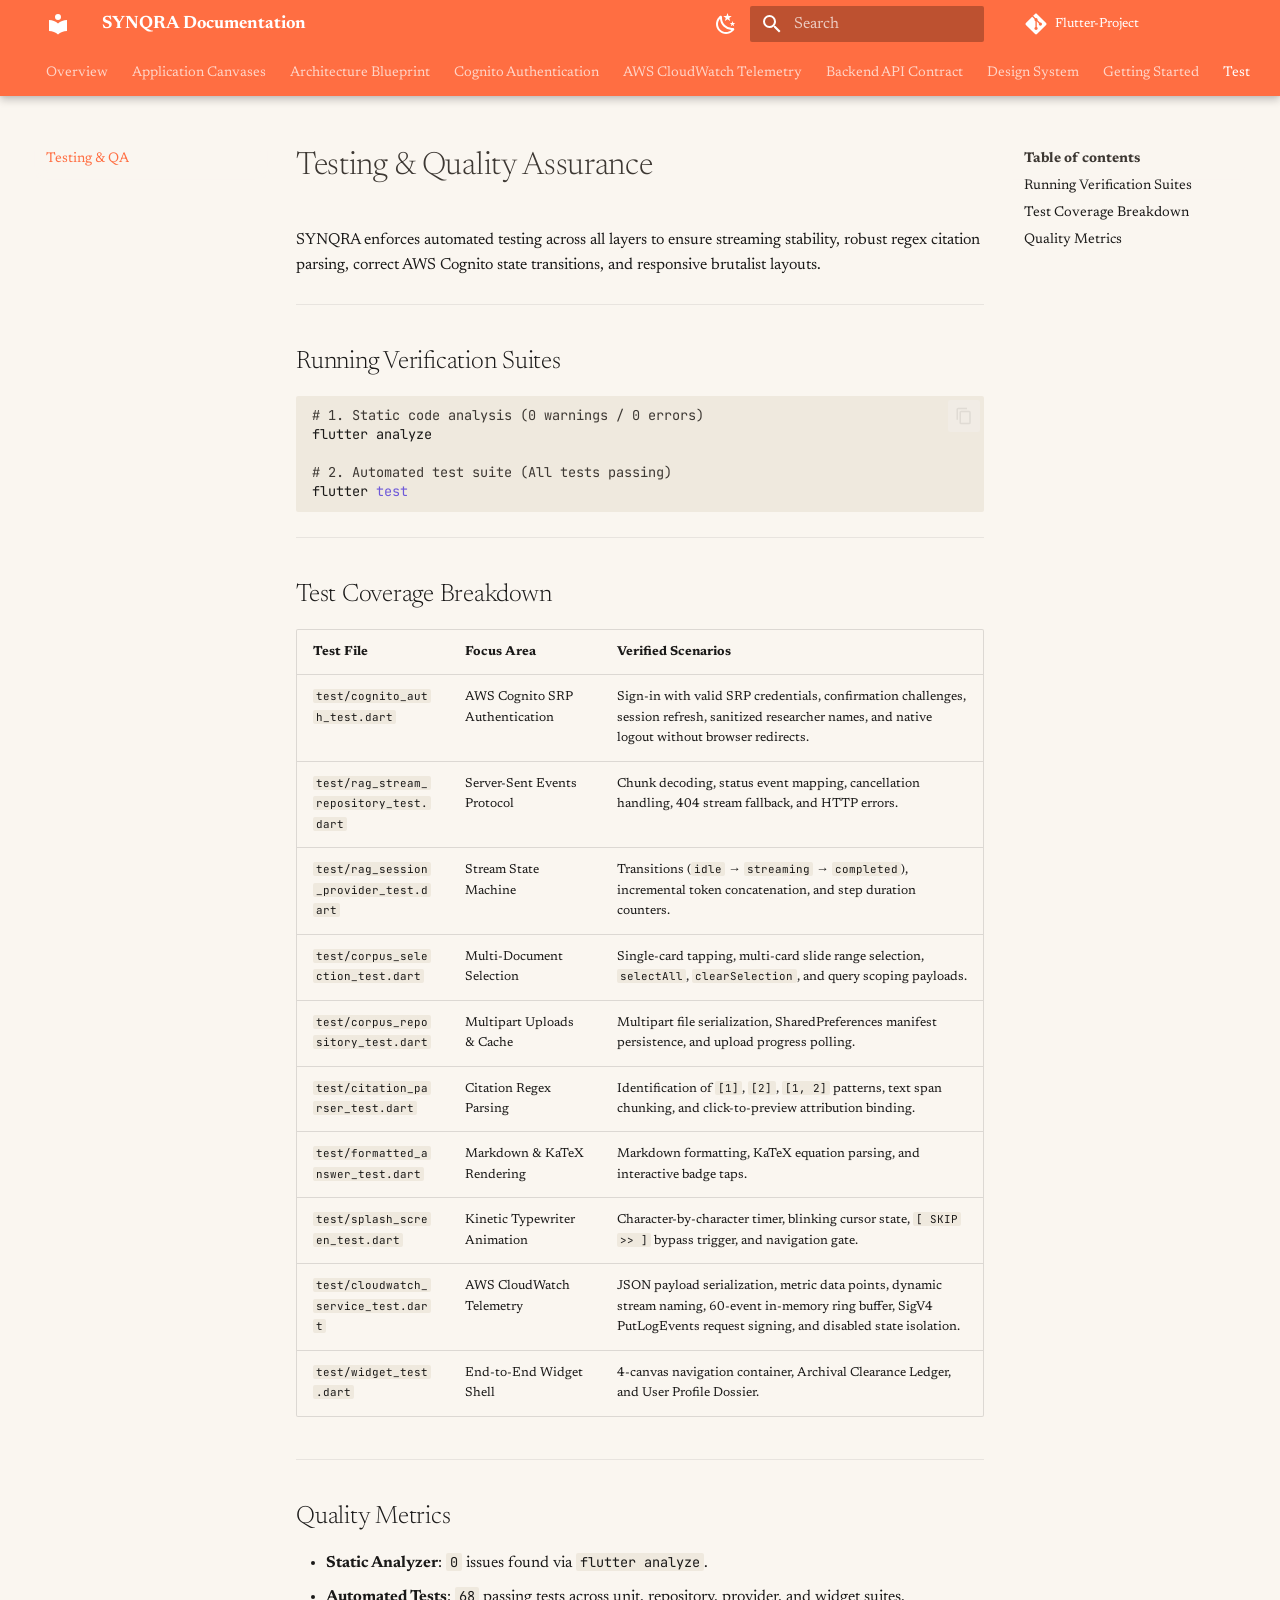
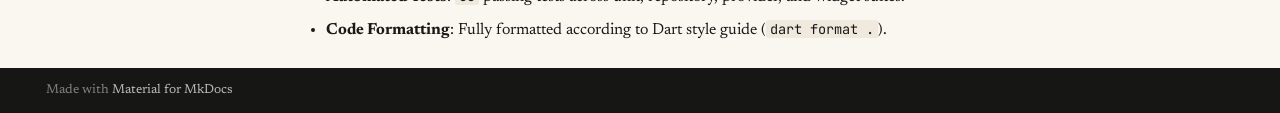
<file: testing/index.html>
<!doctype html>
<html lang="en" class="no-js">
  <head>
    
      <meta charset="utf-8">
      <meta name="viewport" content="width=device-width,initial-scale=1">
      
        <meta name="description" content="Neural Retrieval & Attribution Canvas // Archival RAG Client in Flutter">
      
      
        <meta name="author" content="SYNQRA Team">
      
      
      
        <link rel="prev" href="../getting-started/">
      
      
      
        
      
      
      <link rel="icon" href="../assets/images/favicon.png">
      <meta name="generator" content="mkdocs-1.6.1, mkdocs-material-9.8.1">
    
    
      
        <title>Testing & QA - SYNQRA Documentation</title>
      
    
    
      <link rel="stylesheet" href="../assets/stylesheets/main.57a0d79d.min.css">
      
        
        <link rel="stylesheet" href="../assets/stylesheets/palette.fb2fffe2.min.css">
      
      


    
    
      
    
    
      
        
        
        <link rel="preconnect" href="https://fonts.gstatic.com" crossorigin>
        <link rel="stylesheet" href="https://fonts.googleapis.com/css?family=Newsreader:300,300i,400,400i,700,700i%7CJetBrains+Mono:400,400i,700,700i&display=fallback">
        <style>:root{--md-text-font:"Newsreader";--md-code-font:"JetBrains Mono"}</style>
      
    
    
      <link rel="stylesheet" href="../stylesheets/extra.css">
    
    <script>__md_scope=new URL("..",location),__md_hash=e=>[...e].reduce(((e,_)=>(e<<5)-e+_.charCodeAt(0)),0),__md_get=(e,_=localStorage,t=__md_scope)=>JSON.parse(_.getItem(t.pathname+"."+e)),__md_set=(e,_,t=localStorage,a=__md_scope)=>{try{t.setItem(a.pathname+"."+e,JSON.stringify(_))}catch(e){}}</script>
    
      

    
    
  </head>
  
  
    
    
      
    
    
    
    
    <body dir="ltr" data-md-color-scheme="default" data-md-color-primary="deep-orange" data-md-color-accent="red">
  
    
    <input class="md-toggle" data-md-toggle="drawer" type="checkbox" id="__drawer" autocomplete="off">
    <input class="md-toggle" data-md-toggle="search" type="checkbox" id="__search" autocomplete="off">
    <label class="md-overlay" for="__drawer"></label>
    <div data-md-component="skip">
      
        
        <a href="#testing-quality-assurance" class="md-skip">
          Skip to content
        </a>
      
    </div>
    <div data-md-component="announce">
      
    </div>
    
    
      

  

<header class="md-header md-header--shadow md-header--lifted" data-md-component="header">
  <nav class="md-header__inner md-grid" aria-label="Header">
    <a href=".." title="SYNQRA Documentation" class="md-header__button md-logo" aria-label="SYNQRA Documentation" data-md-component="logo">
      
  
  <svg xmlns="http://www.w3.org/2000/svg" viewBox="0 0 24 24"><path d="M12 8a3 3 0 0 0 3-3 3 3 0 0 0-3-3 3 3 0 0 0-3 3 3 3 0 0 0 3 3m0 3.54C9.64 9.35 6.5 8 3 8v11c3.5 0 6.64 1.35 9 3.54 2.36-2.19 5.5-3.54 9-3.54V8c-3.5 0-6.64 1.35-9 3.54"/></svg>

    </a>
    <label class="md-header__button md-icon" for="__drawer">
      
      <svg xmlns="http://www.w3.org/2000/svg" viewBox="0 0 24 24"><path d="M3 6h18v2H3zm0 5h18v2H3zm0 5h18v2H3z"/></svg>
    </label>
    <div class="md-header__title" data-md-component="header-title">
      <div class="md-header__ellipsis">
        <div class="md-header__topic">
          <span class="md-ellipsis">
            SYNQRA Documentation
          </span>
        </div>
        <div class="md-header__topic" data-md-component="header-topic">
          <span class="md-ellipsis">
            
              Testing & QA
            
          </span>
        </div>
      </div>
    </div>
    
      
        <form class="md-header__option" data-md-component="palette">
  
    
    
    
    <input class="md-option" data-md-color-media="" data-md-color-scheme="default" data-md-color-primary="deep-orange" data-md-color-accent="red"  aria-label="Switch to Nocturne (Dark) mode"  type="radio" name="__palette" id="__palette_0">
    
      <label class="md-header__button md-icon" title="Switch to Nocturne (Dark) mode" for="__palette_1" hidden>
        <svg xmlns="http://www.w3.org/2000/svg" viewBox="0 0 24 24"><path d="m17.75 4.09-2.53 1.94.91 3.06-2.63-1.81-2.63 1.81.91-3.06-2.53-1.94L12.44 4l1.06-3 1.06 3zm3.5 6.91-1.64 1.25.59 1.98-1.7-1.17-1.7 1.17.59-1.98L15.75 11l2.06-.05L18.5 9l.69 1.95zm-2.28 4.95c.83-.08 1.72 1.1 1.19 1.85-.32.45-.66.87-1.08 1.27C15.17 23 8.84 23 4.94 19.07c-3.91-3.9-3.91-10.24 0-14.14.4-.4.82-.76 1.27-1.08.75-.53 1.93.36 1.85 1.19-.27 2.86.69 5.83 2.89 8.02a9.96 9.96 0 0 0 8.02 2.89m-1.64 2.02a12.08 12.08 0 0 1-7.8-3.47c-2.17-2.19-3.33-5-3.49-7.82-2.81 3.14-2.7 7.96.31 10.98 3.02 3.01 7.84 3.12 10.98.31"/></svg>
      </label>
    
  
    
    
    
    <input class="md-option" data-md-color-media="" data-md-color-scheme="slate" data-md-color-primary="deep-orange" data-md-color-accent="red"  aria-label="Switch to Parchment (Light) mode"  type="radio" name="__palette" id="__palette_1">
    
      <label class="md-header__button md-icon" title="Switch to Parchment (Light) mode" for="__palette_0" hidden>
        <svg xmlns="http://www.w3.org/2000/svg" viewBox="0 0 24 24"><path d="M12 7a5 5 0 0 1 5 5 5 5 0 0 1-5 5 5 5 0 0 1-5-5 5 5 0 0 1 5-5m0 2a3 3 0 0 0-3 3 3 3 0 0 0 3 3 3 3 0 0 0 3-3 3 3 0 0 0-3-3m0-7 2.39 3.42C13.65 5.15 12.84 5 12 5s-1.65.15-2.39.42zM3.34 7l4.16-.35A7.2 7.2 0 0 0 5.94 8.5c-.44.74-.69 1.5-.83 2.29zm.02 10 1.76-3.77a7.131 7.131 0 0 0 2.38 4.14zM20.65 7l-1.77 3.79a7.02 7.02 0 0 0-2.38-4.15zm-.01 10-4.14.36c.59-.51 1.12-1.14 1.54-1.86.42-.73.69-1.5.83-2.29zM12 22l-2.41-3.44c.74.27 1.55.44 2.41.44.82 0 1.63-.17 2.37-.44z"/></svg>
      </label>
    
  
</form>
      
    
    
      <script>var palette=__md_get("__palette");if(palette&&palette.color){if("(prefers-color-scheme)"===palette.color.media){var media=matchMedia("(prefers-color-scheme: light)"),input=document.querySelector(media.matches?"[data-md-color-media='(prefers-color-scheme: light)']":"[data-md-color-media='(prefers-color-scheme: dark)']");palette.color.media=input.getAttribute("data-md-color-media"),palette.color.scheme=input.getAttribute("data-md-color-scheme"),palette.color.primary=input.getAttribute("data-md-color-primary"),palette.color.accent=input.getAttribute("data-md-color-accent")}for(var[key,value]of Object.entries(palette.color))document.body.setAttribute("data-md-color-"+key,value)}</script>
    
    
    
      
      
        <label class="md-header__button md-icon" for="__search">
          
          <svg xmlns="http://www.w3.org/2000/svg" viewBox="0 0 24 24"><path d="M9.5 3A6.5 6.5 0 0 1 16 9.5c0 1.61-.59 3.09-1.56 4.23l.27.27h.79l5 5-1.5 1.5-5-5v-.79l-.27-.27A6.52 6.52 0 0 1 9.5 16 6.5 6.5 0 0 1 3 9.5 6.5 6.5 0 0 1 9.5 3m0 2C7 5 5 7 5 9.5S7 14 9.5 14 14 12 14 9.5 12 5 9.5 5"/></svg>
        </label>
        <div class="md-search" data-md-component="search" role="dialog">
  <label class="md-search__overlay" for="__search"></label>
  <div class="md-search__inner" role="search">
    <form class="md-search__form" name="search">
      <input type="text" class="md-search__input" name="query" aria-label="Search" placeholder="Search" autocapitalize="off" autocorrect="off" autocomplete="off" spellcheck="false" data-md-component="search-query" required>
      <label class="md-search__icon md-icon" for="__search">
        
        <svg xmlns="http://www.w3.org/2000/svg" viewBox="0 0 24 24"><path d="M9.5 3A6.5 6.5 0 0 1 16 9.5c0 1.61-.59 3.09-1.56 4.23l.27.27h.79l5 5-1.5 1.5-5-5v-.79l-.27-.27A6.52 6.52 0 0 1 9.5 16 6.5 6.5 0 0 1 3 9.5 6.5 6.5 0 0 1 9.5 3m0 2C7 5 5 7 5 9.5S7 14 9.5 14 14 12 14 9.5 12 5 9.5 5"/></svg>
        
        <svg xmlns="http://www.w3.org/2000/svg" viewBox="0 0 24 24"><path d="M20 11v2H8l5.5 5.5-1.42 1.42L4.16 12l7.92-7.92L13.5 5.5 8 11z"/></svg>
      </label>
      <nav class="md-search__options" aria-label="Search">
        
          <a href="javascript:void(0)" class="md-search__icon md-icon" title="Share" aria-label="Share" data-clipboard data-clipboard-text="" data-md-component="search-share" tabindex="-1">
            
            <svg xmlns="http://www.w3.org/2000/svg" viewBox="0 0 24 24"><path d="M18 16.08c-.76 0-1.44.3-1.96.77L8.91 12.7c.05-.23.09-.46.09-.7s-.04-.47-.09-.7l7.05-4.11c.54.5 1.25.81 2.04.81a3 3 0 0 0 3-3 3 3 0 0 0-3-3 3 3 0 0 0-3 3c0 .24.04.47.09.7L8.04 9.81C7.5 9.31 6.79 9 6 9a3 3 0 0 0-3 3 3 3 0 0 0 3 3c.79 0 1.5-.31 2.04-.81l7.12 4.15c-.05.21-.08.43-.08.66 0 1.61 1.31 2.91 2.92 2.91s2.92-1.3 2.92-2.91A2.92 2.92 0 0 0 18 16.08"/></svg>
          </a>
        
        <button type="reset" class="md-search__icon md-icon" title="Clear" aria-label="Clear" tabindex="-1">
          
          <svg xmlns="http://www.w3.org/2000/svg" viewBox="0 0 24 24"><path d="M19 6.41 17.59 5 12 10.59 6.41 5 5 6.41 10.59 12 5 17.59 6.41 19 12 13.41 17.59 19 19 17.59 13.41 12z"/></svg>
        </button>
      </nav>
      
        <div class="md-search__suggest" data-md-component="search-suggest"></div>
      
    </form>
    <div class="md-search__output">
      <div class="md-search__scrollwrap" tabindex="0" data-md-scrollfix>
        <div class="md-search-result" data-md-component="search-result">
          <div class="md-search-result__meta">
            Initializing search
          </div>
          <ol class="md-search-result__list" role="presentation"></ol>
        </div>
      </div>
    </div>
  </div>
</div>
      
    
    
      <div class="md-header__source">
        <a href="https://github.com/your-username/Flutter-Project" title="Go to repository" class="md-source" data-md-component="source">
  <div class="md-source__icon md-icon">
    
    <svg xmlns="http://www.w3.org/2000/svg" viewBox="0 0 448 512"><!--! Font Awesome Free 7.1.0 by @fontawesome - https://fontawesome.com License - https://fontawesome.com/license/free (Icons: CC BY 4.0, Fonts: SIL OFL 1.1, Code: MIT License) Copyright 2025 Fonticons, Inc.--><path d="M439.6 236.1 244 40.5c-5.4-5.5-12.8-8.5-20.4-8.5s-15 3-20.4 8.4L162.5 81l51.5 51.5c27.1-9.1 52.7 16.8 43.4 43.7l49.7 49.7c34.2-11.8 61.2 31 35.5 56.7-26.5 26.5-70.2-2.9-56-37.3L240.3 199v121.9c25.3 12.5 22.3 41.8 9.1 55-6.4 6.4-15.2 10.1-24.3 10.1s-17.8-3.6-24.3-10.1c-17.6-17.6-11.1-46.9 11.2-56v-123c-20.8-8.5-24.6-30.7-18.6-45L142.6 101 8.5 235.1C3 240.6 0 247.9 0 255.5s3 15 8.5 20.4l195.6 195.7c5.4 5.4 12.7 8.4 20.4 8.4s15-3 20.4-8.4l194.7-194.7c5.4-5.4 8.4-12.8 8.4-20.4s-3-15-8.4-20.4"/></svg>
  </div>
  <div class="md-source__repository">
    Flutter-Project
  </div>
</a>
      </div>
    
  </nav>
  
    
      
<nav class="md-tabs" aria-label="Tabs" data-md-component="tabs">
  <div class="md-grid">
    <ul class="md-tabs__list">
      
        
  
  
  
  
    <li class="md-tabs__item">
      <a href=".." class="md-tabs__link">
        
  
  
    
  
  Overview

      </a>
    </li>
  

      
        
  
  
  
  
    <li class="md-tabs__item">
      <a href="../canvases/" class="md-tabs__link">
        
  
  
    
  
  Application Canvases

      </a>
    </li>
  

      
        
  
  
  
  
    <li class="md-tabs__item">
      <a href="../architecture/" class="md-tabs__link">
        
  
  
    
  
  Architecture Blueprint

      </a>
    </li>
  

      
        
  
  
  
  
    <li class="md-tabs__item">
      <a href="../auth/" class="md-tabs__link">
        
  
  
    
  
  Cognito Authentication

      </a>
    </li>
  

      
        
  
  
  
  
    <li class="md-tabs__item">
      <a href="../cloudwatch/" class="md-tabs__link">
        
  
  
    
  
  AWS CloudWatch Telemetry

      </a>
    </li>
  

      
        
  
  
  
  
    <li class="md-tabs__item">
      <a href="../api/" class="md-tabs__link">
        
  
  
    
  
  Backend API Contract

      </a>
    </li>
  

      
        
  
  
  
  
    <li class="md-tabs__item">
      <a href="../design-system/" class="md-tabs__link">
        
  
  
    
  
  Design System

      </a>
    </li>
  

      
        
  
  
  
  
    <li class="md-tabs__item">
      <a href="../getting-started/" class="md-tabs__link">
        
  
  
    
  
  Getting Started

      </a>
    </li>
  

      
        
  
  
  
    
  
  
    <li class="md-tabs__item md-tabs__item--active">
      <a href="./" class="md-tabs__link">
        
  
  
    
  
  Testing & QA

      </a>
    </li>
  

      
    </ul>
  </div>
</nav>
    
  
</header>
    
    <div class="md-container" data-md-component="container">
      
      
        
      
      <main class="md-main" data-md-component="main">
        <div class="md-main__inner md-grid">
          
            
              
              <div class="md-sidebar md-sidebar--primary" data-md-component="sidebar" data-md-type="navigation" >
                <div class="md-sidebar__scrollwrap">
                  <div class="md-sidebar__inner">
                    


  


<nav class="md-nav md-nav--primary md-nav--lifted" aria-label="Navigation" data-md-level="0">
  <label class="md-nav__title" for="__drawer">
    <a href=".." title="SYNQRA Documentation" class="md-nav__button md-logo" aria-label="SYNQRA Documentation" data-md-component="logo">
      
  
  <svg xmlns="http://www.w3.org/2000/svg" viewBox="0 0 24 24"><path d="M12 8a3 3 0 0 0 3-3 3 3 0 0 0-3-3 3 3 0 0 0-3 3 3 3 0 0 0 3 3m0 3.54C9.64 9.35 6.5 8 3 8v11c3.5 0 6.64 1.35 9 3.54 2.36-2.19 5.5-3.54 9-3.54V8c-3.5 0-6.64 1.35-9 3.54"/></svg>

    </a>
    SYNQRA Documentation
  </label>
  
    <div class="md-nav__source">
      <a href="https://github.com/your-username/Flutter-Project" title="Go to repository" class="md-source" data-md-component="source">
  <div class="md-source__icon md-icon">
    
    <svg xmlns="http://www.w3.org/2000/svg" viewBox="0 0 448 512"><!--! Font Awesome Free 7.1.0 by @fontawesome - https://fontawesome.com License - https://fontawesome.com/license/free (Icons: CC BY 4.0, Fonts: SIL OFL 1.1, Code: MIT License) Copyright 2025 Fonticons, Inc.--><path d="M439.6 236.1 244 40.5c-5.4-5.5-12.8-8.5-20.4-8.5s-15 3-20.4 8.4L162.5 81l51.5 51.5c27.1-9.1 52.7 16.8 43.4 43.7l49.7 49.7c34.2-11.8 61.2 31 35.5 56.7-26.5 26.5-70.2-2.9-56-37.3L240.3 199v121.9c25.3 12.5 22.3 41.8 9.1 55-6.4 6.4-15.2 10.1-24.3 10.1s-17.8-3.6-24.3-10.1c-17.6-17.6-11.1-46.9 11.2-56v-123c-20.8-8.5-24.6-30.7-18.6-45L142.6 101 8.5 235.1C3 240.6 0 247.9 0 255.5s3 15 8.5 20.4l195.6 195.7c5.4 5.4 12.7 8.4 20.4 8.4s15-3 20.4-8.4l194.7-194.7c5.4-5.4 8.4-12.8 8.4-20.4s-3-15-8.4-20.4"/></svg>
  </div>
  <div class="md-source__repository">
    Flutter-Project
  </div>
</a>
    </div>
  
  <ul class="md-nav__list" data-md-scrollfix>
    
      
      
  
  
  
  
    <li class="md-nav__item">
      <a href=".." class="md-nav__link">
        
  
  
  <span class="md-ellipsis">
    
  
    Overview
  

    
  </span>
  
  

      </a>
    </li>
  

    
      
      
  
  
  
  
    <li class="md-nav__item">
      <a href="../canvases/" class="md-nav__link">
        
  
  
  <span class="md-ellipsis">
    
  
    Application Canvases
  

    
  </span>
  
  

      </a>
    </li>
  

    
      
      
  
  
  
  
    <li class="md-nav__item">
      <a href="../architecture/" class="md-nav__link">
        
  
  
  <span class="md-ellipsis">
    
  
    Architecture Blueprint
  

    
  </span>
  
  

      </a>
    </li>
  

    
      
      
  
  
  
  
    <li class="md-nav__item">
      <a href="../auth/" class="md-nav__link">
        
  
  
  <span class="md-ellipsis">
    
  
    Cognito Authentication
  

    
  </span>
  
  

      </a>
    </li>
  

    
      
      
  
  
  
  
    <li class="md-nav__item">
      <a href="../cloudwatch/" class="md-nav__link">
        
  
  
  <span class="md-ellipsis">
    
  
    AWS CloudWatch Telemetry
  

    
  </span>
  
  

      </a>
    </li>
  

    
      
      
  
  
  
  
    <li class="md-nav__item">
      <a href="../api/" class="md-nav__link">
        
  
  
  <span class="md-ellipsis">
    
  
    Backend API Contract
  

    
  </span>
  
  

      </a>
    </li>
  

    
      
      
  
  
  
  
    <li class="md-nav__item">
      <a href="../design-system/" class="md-nav__link">
        
  
  
  <span class="md-ellipsis">
    
  
    Design System
  

    
  </span>
  
  

      </a>
    </li>
  

    
      
      
  
  
  
  
    <li class="md-nav__item">
      <a href="../getting-started/" class="md-nav__link">
        
  
  
  <span class="md-ellipsis">
    
  
    Getting Started
  

    
  </span>
  
  

      </a>
    </li>
  

    
      
      
  
  
    
  
  
  
    <li class="md-nav__item md-nav__item--active">
      
      <input class="md-nav__toggle md-toggle" type="checkbox" id="__toc">
      
      
        
      
      
        <label class="md-nav__link md-nav__link--active" for="__toc">
          
  
  
  <span class="md-ellipsis">
    
  
    Testing & QA
  

    
  </span>
  
  

          <span class="md-nav__icon md-icon"></span>
        </label>
      
      <a href="./" class="md-nav__link md-nav__link--active">
        
  
  
  <span class="md-ellipsis">
    
  
    Testing & QA
  

    
  </span>
  
  

      </a>
      
        

<nav class="md-nav md-nav--secondary" aria-label="Table of contents">
  
  
  
    
  
  
    <label class="md-nav__title" for="__toc">
      <span class="md-nav__icon md-icon"></span>
      Table of contents
    </label>
    <ul class="md-nav__list" data-md-component="toc" data-md-scrollfix>
      
        <li class="md-nav__item">
  <a href="#running-verification-suites" class="md-nav__link">
    <span class="md-ellipsis">
      
        Running Verification Suites
      
    </span>
  </a>
  
</li>
      
        <li class="md-nav__item">
  <a href="#test-coverage-breakdown" class="md-nav__link">
    <span class="md-ellipsis">
      
        Test Coverage Breakdown
      
    </span>
  </a>
  
</li>
      
        <li class="md-nav__item">
  <a href="#quality-metrics" class="md-nav__link">
    <span class="md-ellipsis">
      
        Quality Metrics
      
    </span>
  </a>
  
</li>
      
    </ul>
  
</nav>
      
    </li>
  

    
  </ul>
</nav>
                  </div>
                </div>
              </div>
            
            
              
              <div class="md-sidebar md-sidebar--secondary" data-md-component="sidebar" data-md-type="toc" >
                <div class="md-sidebar__scrollwrap">
                  <div class="md-sidebar__inner">
                    

<nav class="md-nav md-nav--secondary" aria-label="Table of contents">
  
  
  
    
  
  
    <label class="md-nav__title" for="__toc">
      <span class="md-nav__icon md-icon"></span>
      Table of contents
    </label>
    <ul class="md-nav__list" data-md-component="toc" data-md-scrollfix>
      
        <li class="md-nav__item">
  <a href="#running-verification-suites" class="md-nav__link">
    <span class="md-ellipsis">
      
        Running Verification Suites
      
    </span>
  </a>
  
</li>
      
        <li class="md-nav__item">
  <a href="#test-coverage-breakdown" class="md-nav__link">
    <span class="md-ellipsis">
      
        Test Coverage Breakdown
      
    </span>
  </a>
  
</li>
      
        <li class="md-nav__item">
  <a href="#quality-metrics" class="md-nav__link">
    <span class="md-ellipsis">
      
        Quality Metrics
      
    </span>
  </a>
  
</li>
      
    </ul>
  
</nav>
                  </div>
                </div>
              </div>
            
          
          
            <div class="md-content" data-md-component="content">
              
              <article class="md-content__inner md-typeset">
                
                  


  
  


<h1 id="testing-quality-assurance">Testing &amp; Quality Assurance</h1>
<p>SYNQRA enforces automated testing across all layers to ensure streaming stability, robust regex citation parsing, correct AWS Cognito state transitions, and responsive brutalist layouts.</p>
<hr />
<h2 id="running-verification-suites">Running Verification Suites</h2>
<div class="language-bash highlight"><pre><span></span><code><span id="__span-0-1"><a id="__codelineno-0-1" name="__codelineno-0-1" href="#__codelineno-0-1"></a><span class="c1"># 1. Static code analysis (0 warnings / 0 errors)</span>
</span><span id="__span-0-2"><a id="__codelineno-0-2" name="__codelineno-0-2" href="#__codelineno-0-2"></a>flutter<span class="w"> </span>analyze
</span><span id="__span-0-3"><a id="__codelineno-0-3" name="__codelineno-0-3" href="#__codelineno-0-3"></a>
</span><span id="__span-0-4"><a id="__codelineno-0-4" name="__codelineno-0-4" href="#__codelineno-0-4"></a><span class="c1"># 2. Automated test suite (All tests passing)</span>
</span><span id="__span-0-5"><a id="__codelineno-0-5" name="__codelineno-0-5" href="#__codelineno-0-5"></a>flutter<span class="w"> </span><span class="nb">test</span>
</span></code></pre></div>
<hr />
<h2 id="test-coverage-breakdown">Test Coverage Breakdown</h2>
<table>
<thead>
<tr>
<th>Test File</th>
<th>Focus Area</th>
<th>Verified Scenarios</th>
</tr>
</thead>
<tbody>
<tr>
<td><code>test/cognito_auth_test.dart</code></td>
<td>AWS Cognito SRP Authentication</td>
<td>Sign-in with valid SRP credentials, confirmation challenges, session refresh, sanitized researcher names, and native logout without browser redirects.</td>
</tr>
<tr>
<td><code>test/rag_stream_repository_test.dart</code></td>
<td>Server-Sent Events Protocol</td>
<td>Chunk decoding, status event mapping, cancellation handling, 404 stream fallback, and HTTP errors.</td>
</tr>
<tr>
<td><code>test/rag_session_provider_test.dart</code></td>
<td>Stream State Machine</td>
<td>Transitions (<code>idle</code> → <code>streaming</code> → <code>completed</code>), incremental token concatenation, and step duration counters.</td>
</tr>
<tr>
<td><code>test/corpus_selection_test.dart</code></td>
<td>Multi-Document Selection</td>
<td>Single-card tapping, multi-card slide range selection, <code>selectAll</code>, <code>clearSelection</code>, and query scoping payloads.</td>
</tr>
<tr>
<td><code>test/corpus_repository_test.dart</code></td>
<td>Multipart Uploads &amp; Cache</td>
<td>Multipart file serialization, SharedPreferences manifest persistence, and upload progress polling.</td>
</tr>
<tr>
<td><code>test/citation_parser_test.dart</code></td>
<td>Citation Regex Parsing</td>
<td>Identification of <code>[1]</code>, <code>[2]</code>, <code>[1, 2]</code> patterns, text span chunking, and click-to-preview attribution binding.</td>
</tr>
<tr>
<td><code>test/formatted_answer_test.dart</code></td>
<td>Markdown &amp; KaTeX Rendering</td>
<td>Markdown formatting, KaTeX equation parsing, and interactive badge taps.</td>
</tr>
<tr>
<td><code>test/splash_screen_test.dart</code></td>
<td>Kinetic Typewriter Animation</td>
<td>Character-by-character timer, blinking cursor state, <code>[ SKIP &gt;&gt; ]</code> bypass trigger, and navigation gate.</td>
</tr>
<tr>
<td><code>test/cloudwatch_service_test.dart</code></td>
<td>AWS CloudWatch Telemetry</td>
<td>JSON payload serialization, metric data points, dynamic stream naming, 60-event in-memory ring buffer, SigV4 PutLogEvents request signing, and disabled state isolation.</td>
</tr>
<tr>
<td><code>test/widget_test.dart</code></td>
<td>End-to-End Widget Shell</td>
<td>4-canvas navigation container, Archival Clearance Ledger, and User Profile Dossier.</td>
</tr>
</tbody>
</table>
<hr />
<h2 id="quality-metrics">Quality Metrics</h2>
<ul>
<li><strong>Static Analyzer</strong>: <code>0</code> issues found via <code>flutter analyze</code>.</li>
<li><strong>Automated Tests</strong>: <code>68</code> passing tests across unit, repository, provider, and widget suites.</li>
<li><strong>Code Formatting</strong>: Fully formatted according to Dart style guide (<code>dart format .</code>).</li>
</ul>












                
              </article>
            </div>
          
          
  <script>var tabs=__md_get("__tabs");if(Array.isArray(tabs))e:for(var set of document.querySelectorAll(".tabbed-set")){var labels=set.querySelector(".tabbed-labels");for(var tab of tabs)for(var label of labels.getElementsByTagName("label"))if(label.innerText.trim()===tab){var input=document.getElementById(label.htmlFor);input.checked=!0;continue e}}</script>

<script>var target=document.getElementById(location.hash.slice(1));target&&target.name&&(target.checked=target.name.startsWith("__tabbed_"))</script>
        </div>
        
          <button type="button" class="md-top md-icon" data-md-component="top" hidden>
  
  <svg xmlns="http://www.w3.org/2000/svg" viewBox="0 0 24 24"><path d="M13 20h-2V8l-5.5 5.5-1.42-1.42L12 4.16l7.92 7.92-1.42 1.42L13 8z"/></svg>
  Back to top
</button>
        
      </main>
      
        <footer class="md-footer">
  
  <div class="md-footer-meta md-typeset">
    <div class="md-footer-meta__inner md-grid">
      <div class="md-copyright">
  
  
    Made with
    <a href="https://squidfunk.github.io/mkdocs-material/" target="_blank" rel="noopener">
      Material for MkDocs
    </a>
  
</div>
      
    </div>
  </div>
</footer>
      
    </div>
    <div class="md-dialog" data-md-component="dialog">
      <div class="md-dialog__inner md-typeset"></div>
    </div>
    
    
    
      
      
      <script id="__config" type="application/json">{"annotate": null, "base": "..", "features": ["navigation.tabs", "navigation.tabs.sticky", "navigation.sections", "navigation.expand", "navigation.top", "search.suggest", "search.highlight", "search.share", "content.code.copy", "content.code.annotate", "content.tabs.link"], "search": "../assets/javascripts/workers/search.a7633da7.min.js", "tags": null, "translations": {"clipboard.copied": "Copied to clipboard", "clipboard.copy": "Copy to clipboard", "search.result.more.one": "1 more on this page", "search.result.more.other": "# more on this page", "search.result.none": "No matching documents", "search.result.one": "1 matching document", "search.result.other": "# matching documents", "search.result.placeholder": "Type to start searching", "search.result.term.missing": "Missing", "select.version": "Select version"}, "version": null}</script>
    
    
      <script src="../assets/javascripts/bundle.a5f9d56c.min.js"></script>
      
    
  </body>
</html>
</file>
<file: stylesheets/extra.css>
:root {
  --md-primary-fg-color: #FF4C29;
  --md-primary-fg-color--light: #FF5C38;
  --md-primary-fg-color--dark: #D43817;
  --md-accent-fg-color: #FF4C29;
}

[data-md-color-scheme="default"] {
  --md-default-bg-color: #FAF6F0;
  --md-default-fg-color: #1A1918;
  --md-default-fg-color--light: #3D3833;
  --md-default-fg-color--lighter: #6B655E;
  --md-code-bg-color: #EFE9DE;
  --md-code-fg-color: #1A1918;
}

[data-md-color-scheme="slate"] {
  --md-default-bg-color: #121110;
  --md-default-fg-color: #F2ECE4;
  --md-default-fg-color--light: #D4CDC5;
  --md-default-fg-color--lighter: #9E978F;
  --md-code-bg-color: #1C1A18;
  --md-code-fg-color: #F2ECE4;
}

/* Archival Brutalist Styling for Cards and Previews */
.screenshot-grid {
  display: grid;
  grid-template-columns: repeat(auto-fit, minmax(200px, 1fr));
  gap: 1.2rem;
  margin: 1.5rem 0;
}

.screenshot-card {
  border: 1.5px solid rgba(26, 25, 24, 0.15);
  border-radius: 8px;
  background-color: var(--md-default-bg-color);
  padding: 0.6rem;
  text-align: center;
  transition: transform 0.2s ease, box-shadow 0.2s ease;
}

[data-md-color-scheme="slate"] .screenshot-card {
  border-color: rgba(255, 255, 255, 0.1);
}

.screenshot-card:hover {
  transform: translateY(-4px);
  box-shadow: 0 10px 20px rgba(0, 0, 0, 0.15);
}

.screenshot-card img {
  width: 100%;
  height: auto;
  display: block;
  margin-bottom: 0.6rem;
}

.screenshot-card h4 {
  margin: 0.3rem 0;
  font-size: 0.95rem;
  font-weight: 700;
}

.screenshot-card p {
  margin: 0;
  font-size: 0.8rem;
  color: var(--md-default-fg-color--lighter);
}
</file>
<file: assets/stylesheets/main.57a0d79d.min.css>
@charset "UTF-8";html{box-sizing:border-box;-webkit-text-size-adjust:none;-moz-text-size-adjust:none;text-size-adjust:none}*,:after,:before{box-sizing:inherit}@media(prefers-reduced-motion){*,:after,:before{transition:none!important}}body{margin:0;-webkit-font-smoothing:antialiased;-moz-osx-font-smoothing:grayscale;--md-text-font-family:var(--md-text-font, _),
    -apple-system, BlinkMacSystemFont, Helvetica, Arial, sans-serif;--md-code-font-family:var(--md-code-font, _),
    SFMono-Regular, Consolas, Menlo, monospace}.md-typeset code:not(.focus-visible),a,button,input,label{-webkit-tap-highlight-color:transparent}a{color:inherit;text-decoration:none}hr{box-sizing:initial;display:block;height:.05rem;padding:0;overflow:visible;border:0}small{font-size:80%}sub,sup{line-height:1em}img{border-style:none}table{border-spacing:0;border-collapse:initial}td,th{font-weight:400;vertical-align:top}button{padding:0;margin:0;font-family:inherit;font-size:inherit;background:#0000;border:0}input{border:0;outline:none}:root{--md-primary-fg-color:#4051b5;--md-primary-fg-color--light:#5d6cc0;--md-primary-fg-color--dark:#303fa1;--md-primary-bg-color:#fff;--md-primary-bg-color--light:#ffffffb3;--md-accent-fg-color:#526cfe;--md-accent-fg-color--transparent:#526cfe1a;--md-accent-bg-color:#fff;--md-accent-bg-color--light:#ffffffb3;--md-typeset-table-sort-icon:url("data:image/svg+xml;charset=utf-8,<svg xmlns='http://www.w3.org/2000/svg' viewBox='0 0 24 24'><path d='m18 21-4-4h3V7h-3l4-4 4 4h-3v10h3M2 19v-2h10v2M2 13v-2h7v2M2 7V5h4v2z'/></svg>");--md-typeset-table-sort-icon--asc:url("data:image/svg+xml;charset=utf-8,<svg xmlns='http://www.w3.org/2000/svg' viewBox='0 0 24 24'><path d='M19 17h3l-4 4-4-4h3V3h2M2 17h10v2H2M6 5v2H2V5m0 6h7v2H2z'/></svg>");--md-typeset-table-sort-icon--desc:url("data:image/svg+xml;charset=utf-8,<svg xmlns='http://www.w3.org/2000/svg' viewBox='0 0 24 24'><path d='M19 7h3l-4-4-4 4h3v14h2M2 17h10v2H2M6 5v2H2V5m0 6h7v2H2z'/></svg>")}[data-md-color-scheme=default]{color-scheme:light}[data-md-color-scheme=default] img[src$="#gh-dark-mode-only"],[data-md-color-scheme=default] img[src$="#only-dark"]{display:none}:root,[data-md-color-scheme=default]{--md-hue:225deg;--md-default-fg-color:#000000de;--md-default-fg-color--light:#0000008a;--md-default-fg-color--lighter:#00000052;--md-default-fg-color--lightest:#00000012;--md-default-bg-color:#fff;--md-default-bg-color--light:#ffffffb3;--md-default-bg-color--lighter:#ffffff4d;--md-default-bg-color--lightest:#ffffff1f;--md-code-fg-color:#36464e;--md-code-bg-color:#f5f5f5;--md-code-bg-color--light:#f5f5f5b3;--md-code-bg-color--lighter:#f5f5f54d;--md-code-hl-color:#4287ff;--md-code-hl-color--light:#4287ff1a;--md-code-hl-number-color:#d52a2a;--md-code-hl-special-color:#db1457;--md-code-hl-function-color:#a846b9;--md-code-hl-constant-color:#6e59d9;--md-code-hl-keyword-color:#3f6ec6;--md-code-hl-string-color:#1c7d4d;--md-code-hl-name-color:var(--md-code-fg-color);--md-code-hl-operator-color:var(--md-default-fg-color--light);--md-code-hl-punctuation-color:var(--md-default-fg-color--light);--md-code-hl-comment-color:var(--md-default-fg-color--light);--md-code-hl-generic-color:var(--md-default-fg-color--light);--md-code-hl-variable-color:var(--md-default-fg-color--light);--md-typeset-color:var(--md-default-fg-color);--md-typeset-a-color:var(--md-primary-fg-color);--md-typeset-del-color:#f5503d26;--md-typeset-ins-color:#0bd57026;--md-typeset-kbd-color:#fafafa;--md-typeset-kbd-accent-color:#fff;--md-typeset-kbd-border-color:#b8b8b8;--md-typeset-mark-color:#ffff0080;--md-typeset-table-color:#0000001f;--md-typeset-table-color--light:#00000009;--md-admonition-fg-color:var(--md-default-fg-color);--md-admonition-bg-color:var(--md-default-bg-color);--md-warning-fg-color:#000000de;--md-warning-bg-color:#ff9;--md-footer-fg-color:#fff;--md-footer-fg-color--light:#ffffffb3;--md-footer-fg-color--lighter:#ffffff73;--md-footer-bg-color:#000000de;--md-footer-bg-color--dark:#00000052;--md-shadow-z1:0 0.2rem 0.5rem #0000000d,
    0 0 0.05rem #0000001a;--md-shadow-z2:0 0.2rem 0.5rem #0000001a,
    0 0 0.05rem #00000040;--md-shadow-z3:0 0.2rem 0.5rem #0003,
    0 0 0.05rem #00000059}.md-icon svg{display:block;width:1.2rem;height:1.2rem;fill:currentcolor}aside,body,input{font-family:var(--md-text-font-family);font-feature-settings:"kern","liga";color:var(--md-typeset-color)}code,kbd,pre{font-family:var(--md-code-font-family);font-feature-settings:"kern"}.md-typeset{font-size:.8rem;line-height:1.6;overflow-wrap:break-word;-webkit-print-color-adjust:exact;color-adjust:exact}@media print{.md-typeset{font-size:.68rem}.md-typeset code,.md-typeset kbd,.md-typeset pre{white-space:pre-wrap}}.md-typeset blockquote,.md-typeset dl,.md-typeset figure,.md-typeset ol,.md-typeset pre,.md-typeset ul{margin-top:1em;margin-bottom:1em}.md-typeset h1{margin:0 0 1.25em;font-size:2em;line-height:1.3;color:var(--md-default-fg-color--light)}.md-typeset h1,.md-typeset h2{font-weight:300;letter-spacing:-.01em}.md-typeset h2{margin:1.6em 0 .64em;font-size:1.5625em;line-height:1.4}.md-typeset h3{margin:1.6em 0 .8em;font-size:1.25em;font-weight:400;line-height:1.5;letter-spacing:-.01em}.md-typeset h2+h3{margin-top:.8em}.md-typeset h4{margin:1em 0;font-weight:700;letter-spacing:-.01em}.md-typeset h5,.md-typeset h6{margin:1.25em 0;font-size:.8em;font-weight:700;color:var(--md-default-fg-color--light);letter-spacing:-.01em}.md-typeset h5{text-transform:uppercase}.md-typeset h5 code{text-transform:none}.md-typeset hr{display:flow-root;margin:1.5em 0;border-bottom:.05rem solid var(--md-default-fg-color--lightest)}.md-typeset a{color:var(--md-typeset-a-color);word-break:break-word}.md-typeset a,.md-typeset a:before{transition:color 125ms}.md-typeset a:focus,.md-typeset a:hover{color:var(--md-accent-fg-color)}.md-typeset a:focus code,.md-typeset a:hover code{color:var(--md-accent-fg-color);background-color:var(--md-accent-fg-color--transparent)}.md-typeset a code{color:var(--md-typeset-a-color)}.md-typeset a.focus-visible{outline-color:var(--md-accent-fg-color);outline-offset:.2rem}.md-typeset code,.md-typeset kbd,.md-typeset pre{font-variant-ligatures:none;color:var(--md-code-fg-color);direction:ltr;transition:background-color 125ms}.md-typeset code{padding:0 .2941176471em;font-size:.85em;word-break:break-word;background-color:var(--md-code-bg-color);border-radius:.1rem;-webkit-box-decoration-break:clone;box-decoration-break:clone;transition:color 125ms,background-color 125ms}.md-typeset code:not(.focus-visible){outline:none}.md-typeset pre{position:relative;display:flow-root;line-height:1.4}.md-typeset pre>code{display:block;padding:.7720588235em 1.1764705882em;margin:0;overflow:auto;word-break:normal;touch-action:auto;scrollbar-color:var(--md-default-fg-color--lighter) #0000;scrollbar-width:thin;outline-color:var(--md-accent-fg-color);box-shadow:none;-webkit-box-decoration-break:slice;box-decoration-break:slice}.md-typeset pre>code:hover{scrollbar-color:var(--md-accent-fg-color) #0000}.md-typeset pre>code::-webkit-scrollbar{width:.2rem;height:.2rem}.md-typeset pre>code::-webkit-scrollbar-thumb{background-color:var(--md-default-fg-color--lighter)}.md-typeset pre>code::-webkit-scrollbar-thumb:hover{background-color:var(--md-accent-fg-color)}.md-typeset kbd{display:inline-block;padding:0 .6666666667em;font-size:.75em;color:var(--md-default-fg-color);word-break:break-word;vertical-align:text-top;background-color:var(--md-typeset-kbd-color);border-radius:.1rem;box-shadow:0 .1rem 0 .05rem var(--md-typeset-kbd-border-color),0 .1rem 0 var(--md-typeset-kbd-border-color),0 -.1rem .2rem var(--md-typeset-kbd-accent-color) inset}.md-typeset mark{color:inherit;word-break:break-word;background-color:var(--md-typeset-mark-color);-webkit-box-decoration-break:clone;box-decoration-break:clone}.md-typeset abbr{text-decoration:none;cursor:help}.md-typeset [data-preview],.md-typeset abbr{border-bottom:.05rem dotted var(--md-default-fg-color--light)}.md-typeset small{opacity:.75}[dir=ltr] .md-typeset sub,[dir=ltr] .md-typeset sup{margin-left:.078125em}[dir=rtl] .md-typeset sub,[dir=rtl] .md-typeset sup{margin-right:.078125em}[dir=ltr] .md-typeset blockquote{padding-left:.6rem;border-left:.2rem solid var(--md-default-fg-color--lighter)}[dir=rtl] .md-typeset blockquote{padding-right:.6rem;border-right:.2rem solid var(--md-default-fg-color--lighter)}.md-typeset blockquote{margin-left:0;margin-right:0;color:var(--md-default-fg-color--light)}.md-typeset ul{list-style-type:disc}.md-typeset ul[type]{list-style-type:revert-layer}[dir=ltr] .md-typeset ol,[dir=ltr] .md-typeset ol li ol,[dir=ltr] .md-typeset ol li ul,[dir=ltr] .md-typeset ul,[dir=ltr] .md-typeset ul li ol,[dir=ltr] .md-typeset ul li ul{margin-left:.625em}[dir=rtl] .md-typeset ol,[dir=rtl] .md-typeset ol li ol,[dir=rtl] .md-typeset ol li ul,[dir=rtl] .md-typeset ul,[dir=rtl] .md-typeset ul li ol,[dir=rtl] .md-typeset ul li ul{margin-right:.625em}.md-typeset ol,.md-typeset ul{padding:0}.md-typeset ol:not([hidden]),.md-typeset ul:not([hidden]){display:flow-root}.md-typeset ol ol,.md-typeset ul ol{list-style-type:lower-alpha}.md-typeset ol ol ol,.md-typeset ul ol ol{list-style-type:lower-roman}.md-typeset ol ol ol ol,.md-typeset ul ol ol ol{list-style-type:upper-alpha}.md-typeset ol ol ol ol ol,.md-typeset ul ol ol ol ol{list-style-type:upper-roman}.md-typeset ol[type],.md-typeset ul[type]{list-style-type:revert-layer}[dir=ltr] .md-typeset ol li,[dir=ltr] .md-typeset ul li{margin-left:1.25em}[dir=rtl] .md-typeset ol li,[dir=rtl] .md-typeset ul li{margin-right:1.25em}.md-typeset ol li,.md-typeset ul li{margin-bottom:.5em}.md-typeset ol li blockquote,.md-typeset ol li p,.md-typeset ul li blockquote,.md-typeset ul li p{margin:.5em 0}.md-typeset ol li:last-child,.md-typeset ul li:last-child{margin-bottom:0}.md-typeset ol li ol,.md-typeset ol li ul,.md-typeset ul li ol,.md-typeset ul li ul{margin-top:.5em;margin-bottom:.5em}[dir=ltr] .md-typeset dd{margin-left:1.875em}[dir=rtl] .md-typeset dd{margin-right:1.875em}.md-typeset dd{margin-top:1em;margin-bottom:1.5em}.md-typeset img,.md-typeset svg,.md-typeset video{max-width:100%;height:auto}.md-typeset img[align=left]{margin:1em 1em 1em 0}.md-typeset img[align=right]{margin:1em 0 1em 1em}.md-typeset img[align]:only-child{margin-top:0}.md-typeset figure{display:flow-root;width:fit-content;max-width:100%;margin:1em auto;text-align:center}.md-typeset figure img{display:block;margin:0 auto}.md-typeset figcaption{max-width:24rem;margin:1em auto;font-style:italic}.md-typeset iframe{max-width:100%}.md-typeset table:not([class]){display:inline-block;max-width:100%;overflow:auto;font-size:.64rem;touch-action:auto;background-color:var(--md-default-bg-color);border:.05rem solid var(--md-typeset-table-color);border-radius:.1rem}@media print{.md-typeset table:not([class]){display:table}}.md-typeset table:not([class])+*{margin-top:1.5em}.md-typeset table:not([class]) td>:first-child,.md-typeset table:not([class]) th>:first-child{margin-top:0}.md-typeset table:not([class]) td>:last-child,.md-typeset table:not([class]) th>:last-child{margin-bottom:0}.md-typeset table:not([class]) td:not([align]),.md-typeset table:not([class]) th:not([align]){text-align:left}[dir=rtl] .md-typeset table:not([class]) td:not([align]),[dir=rtl] .md-typeset table:not([class]) th:not([align]){text-align:right}.md-typeset table:not([class]) th{min-width:5rem;padding:.9375em 1.25em;font-weight:700;vertical-align:top}.md-typeset table:not([class]) td{padding:.9375em 1.25em;vertical-align:top;border-top:.05rem solid var(--md-typeset-table-color)}.md-typeset table:not([class]) tbody tr{transition:background-color 125ms}.md-typeset table:not([class]) tbody tr:hover{background-color:var(--md-typeset-table-color--light);box-shadow:0 .05rem 0 var(--md-default-bg-color) inset}.md-typeset table:not([class]) a{word-break:normal}.md-typeset table th[role=columnheader]{cursor:pointer}[dir=ltr] .md-typeset table th[role=columnheader]:after{margin-left:.5em}[dir=rtl] .md-typeset table th[role=columnheader]:after{margin-right:.5em}.md-typeset table th[role=columnheader]:after{display:inline-block;width:1.2em;height:1.2em;vertical-align:text-bottom;content:"";-webkit-mask-image:var(--md-typeset-table-sort-icon);mask-image:var(--md-typeset-table-sort-icon);-webkit-mask-repeat:no-repeat;mask-repeat:no-repeat;-webkit-mask-size:contain;mask-size:contain;transition:background-color 125ms}.md-typeset table th[role=columnheader]:hover:after{background-color:var(--md-default-fg-color--lighter)}.md-typeset table th[role=columnheader][aria-sort=ascending]:after{background-color:var(--md-default-fg-color--light);-webkit-mask-image:var(--md-typeset-table-sort-icon--asc);mask-image:var(--md-typeset-table-sort-icon--asc)}.md-typeset table th[role=columnheader][aria-sort=descending]:after{background-color:var(--md-default-fg-color--light);-webkit-mask-image:var(--md-typeset-table-sort-icon--desc);mask-image:var(--md-typeset-table-sort-icon--desc)}.md-typeset__scrollwrap{margin:1em -.8rem;overflow-x:auto;touch-action:auto}.md-typeset__table{display:inline-block;padding:0 .8rem;margin-bottom:.5em}@media print{.md-typeset__table{display:block}}html .md-typeset__table table{display:table;width:100%;margin:0;overflow:hidden}@media screen and (max-width:44.984375em){.md-content__inner>pre{margin:1em -.8rem}.md-content__inner>pre code{border-radius:0}}.md-typeset .md-author{position:relative;display:block;flex-shrink:0;width:1.6rem;height:1.6rem;overflow:hidden;border-radius:100%;transition:color 125ms,transform 125ms}.md-typeset .md-author img{display:block}.md-typeset .md-author--more{font-size:.6rem;font-weight:700;line-height:1.6rem;color:var(--md-default-fg-color--lighter);text-align:center;background:var(--md-default-fg-color--lightest)}.md-typeset .md-author--long{width:2.4rem;height:2.4rem}.md-typeset a.md-author{transform:scale(1)}.md-typeset a.md-author img{filter:grayscale(100%) opacity(75%);border-radius:100%;transition:filter 125ms}.md-typeset a.md-author:focus,.md-typeset a.md-author:hover{z-index:1;transform:scale(1.1)}.md-typeset a.md-author:focus img,.md-typeset a.md-author:hover img{filter:grayscale(0)}.md-banner{overflow:auto;color:var(--md-footer-fg-color);background-color:var(--md-footer-bg-color)}@media print{.md-banner{display:none}}.md-banner--warning{color:var(--md-warning-fg-color);background-color:var(--md-warning-bg-color)}.md-banner__inner{padding:0 .8rem;margin:.6rem auto;font-size:.7rem}[dir=ltr] .md-banner__button{float:right}[dir=rtl] .md-banner__button{float:left}.md-banner__button{color:inherit;cursor:pointer;transition:opacity .25s}.no-js .md-banner__button{display:none}.md-banner__button:hover{opacity:.7}html{height:100%;overflow-x:hidden;font-size:125%}@media screen and (min-width:100em){html{font-size:137.5%}}@media screen and (min-width:125em){html{font-size:150%}}body{position:relative;display:flex;flex-direction:column;width:100%;min-height:100%;font-size:.5rem;background-color:var(--md-default-bg-color)}@media print{body{display:block}}@media screen and (max-width:59.984375em){body[data-md-scrolllock]{position:fixed}}.md-grid{max-width:61rem;margin-left:auto;margin-right:auto}.md-container{display:flex;flex-grow:1;flex-direction:column}@media print{.md-container{display:block}}.md-main{flex-grow:1}.md-main__inner{display:flex;height:100%;margin-top:1.5rem}.md-ellipsis{overflow:hidden;text-overflow:ellipsis}.md-toggle{display:none}.md-option{position:absolute;width:0;height:0;opacity:0}.md-option:checked+label:not([hidden]){display:block}.md-option.focus-visible+label{outline-style:auto;outline-color:var(--md-accent-fg-color)}.md-skip{position:fixed;z-index:-1;padding:.3rem .5rem;margin:.5rem;font-size:.64rem;color:var(--md-default-bg-color);background-color:var(--md-default-fg-color);border-radius:.1rem;outline-color:var(--md-accent-fg-color);opacity:0;transform:translateY(.4rem)}.md-skip:focus{z-index:10;opacity:1;transition:transform .25s cubic-bezier(.4,0,.2,1),opacity 175ms 75ms;transform:translateY(0)}@page{margin:25mm}:root{--md-clipboard-icon:url("data:image/svg+xml;charset=utf-8,<svg xmlns='http://www.w3.org/2000/svg' viewBox='0 0 24 24'><path d='M19 21H8V7h11m0-2H8a2 2 0 0 0-2 2v14a2 2 0 0 0 2 2h11a2 2 0 0 0 2-2V7a2 2 0 0 0-2-2m-3-4H4a2 2 0 0 0-2 2v14h2V3h12z'/></svg>");--md-code-select-icon:url("data:image/svg+xml;charset=utf-8,<svg xmlns='http://www.w3.org/2000/svg' viewBox='0 0 24 24'><path d='M19 19h-4v2h4c1.1 0 2-.9 2-2v-4h-2m0-12h-4v2h4v4h2V5c0-1.1-.9-2-2-2M5 5h4V3H5c-1.1 0-2 .9-2 2v4h2m0 6H3v4c0 1.1.9 2 2 2h4v-2H5zm2-4h2v2H7zm4 0h2v2h-2zm4 0h2v2h-2zM7 7h2v2H7zm4 0h2v2h-2zm4 0h2v2h-2zm-8 8h2v2H7zm4 0h2v2h-2zm4 0h2v2h-2z'/></svg>");--md-code-copy-icon:url("data:image/svg+xml;charset=utf-8,<svg xmlns='http://www.w3.org/2000/svg' viewBox='0 0 24 24'><path d='M19 21H8V7h11m0-2H8a2 2 0 0 0-2 2v14a2 2 0 0 0 2 2h11a2 2 0 0 0 2-2V7a2 2 0 0 0-2-2m-3-4H4a2 2 0 0 0-2 2v14h2V3h12z'/></svg>")}.md-clipboard{z-index:1;width:1.5em;height:1.5em;color:var(--md-default-fg-color--lightest);cursor:pointer;border-radius:.1rem;outline-color:var(--md-accent-fg-color);outline-offset:.1rem;transition:color .25s}@media print{.md-clipboard{display:none}}.md-clipboard:not(.focus-visible){outline:none;-webkit-tap-highlight-color:transparent}:hover>.md-clipboard{color:var(--md-default-fg-color--light)}.md-clipboard:focus,.md-clipboard:hover{color:var(--md-accent-fg-color)}.md-clipboard:after{display:block;width:1.125em;height:1.125em;margin:0 auto;content:"";background-color:currentcolor;-webkit-mask-image:var(--md-clipboard-icon);mask-image:var(--md-clipboard-icon);-webkit-mask-repeat:no-repeat;mask-repeat:no-repeat;-webkit-mask-position:center;mask-position:center;-webkit-mask-size:contain;mask-size:contain}.md-clipboard--inline{cursor:pointer}.md-clipboard--inline code{transition:color .25s,background-color .25s}.md-clipboard--inline:focus code,.md-clipboard--inline:hover code{color:var(--md-accent-fg-color);background-color:var(--md-accent-fg-color--transparent)}.md-typeset .md-code__content{display:grid}.md-code__nav{position:absolute;top:.25em;right:.25em;z-index:1;display:flex;gap:.2rem;padding:.2rem;background-color:var(--md-code-bg-color--lighter);border-radius:.1rem;transition:background-color .25s}:hover>.md-code__nav{background-color:var(--md-code-bg-color--light)}.md-code__button{display:block;width:1.5em;height:1.5em;color:var(--md-default-fg-color--lightest);cursor:pointer;outline-color:var(--md-accent-fg-color);outline-offset:.1rem;transition:color .25s}:hover>*>.md-code__button{color:var(--md-default-fg-color--light)}.md-code__button.focus-visible,.md-code__button:hover{color:var(--md-accent-fg-color)}.md-code__button--active{color:var(--md-default-fg-color)!important}.md-code__button:after{display:block;width:1.125em;height:1.125em;margin:0 auto;content:"";background-color:currentcolor;-webkit-mask-repeat:no-repeat;mask-repeat:no-repeat;-webkit-mask-position:center;mask-position:center;-webkit-mask-size:contain;mask-size:contain}.md-code__button[data-md-type=select]:after{-webkit-mask-image:var(--md-code-select-icon);mask-image:var(--md-code-select-icon)}.md-code__button[data-md-type=copy]:after{-webkit-mask-image:var(--md-code-copy-icon);mask-image:var(--md-code-copy-icon)}@keyframes consent{0%{opacity:0;transform:translateY(100%)}to{opacity:1;transform:translateY(0)}}@keyframes overlay{0%{opacity:0}to{opacity:1}}.md-consent__overlay{position:fixed;top:0;z-index:5;width:100%;height:100%;background-color:#0000008a;-webkit-backdrop-filter:blur(.1rem);backdrop-filter:blur(.1rem);opacity:1;animation:overlay .25s both}.md-consent__inner{position:fixed;bottom:0;z-index:5;width:100%;max-height:100%;padding:0;overflow:auto;background-color:var(--md-default-bg-color);border:0;border-radius:.1rem;box-shadow:0 0 .2rem #0000001a,0 .2rem .4rem #0003;animation:consent .5s cubic-bezier(.1,.7,.1,1) both}.md-consent__form{padding:.8rem}.md-consent__settings{display:none;margin:1em 0}input:checked+.md-consent__settings{display:block}.md-consent__controls{margin-bottom:.8rem}.md-typeset .md-consent__controls .md-button{display:inline}@media screen and (max-width:44.984375em){.md-typeset .md-consent__controls .md-button{display:block;width:100%;margin-top:.4rem;text-align:center}}.md-consent label{cursor:pointer}.md-content{flex-grow:1;min-width:0}.md-content__inner{padding-top:.6rem;margin:0 .8rem 1.2rem}@media screen and (min-width:76.25em){[dir=ltr] .md-sidebar--primary:not([hidden])~.md-content>.md-content__inner,[dir=rtl] .md-sidebar--secondary:not([hidden])~.md-content>.md-content__inner{margin-left:1.2rem}[dir=ltr] .md-sidebar--secondary:not([hidden])~.md-content>.md-content__inner,[dir=rtl] .md-sidebar--primary:not([hidden])~.md-content>.md-content__inner{margin-right:1.2rem}}.md-content__inner:before{display:block;height:.4rem;content:""}.md-content__inner>:last-child{margin-bottom:0}[dir=ltr] .md-content__button{float:right;margin-left:.4rem}[dir=rtl] .md-content__button{float:left;margin-right:.4rem}.md-content__button{padding:0;margin:.4rem 0}@media print{.md-content__button{display:none}}.md-typeset .md-content__button{color:var(--md-default-fg-color--lighter)}.md-content__button svg{display:inline;vertical-align:top}[dir=rtl] .md-content__button svg{transform:scaleX(-1)}[dir=ltr] .md-dialog{right:.8rem}[dir=rtl] .md-dialog{left:.8rem}.md-dialog{position:fixed;bottom:.8rem;z-index:4;min-width:11.1rem;padding:.4rem .6rem;pointer-events:none;background-color:var(--md-default-fg-color);border-radius:.1rem;box-shadow:var(--md-shadow-z3);opacity:0;transition:transform 0s .4s,opacity .4s;transform:translateY(100%)}@media print{.md-dialog{display:none}}.md-dialog--active{pointer-events:auto;opacity:1;transition:transform .4s cubic-bezier(.075,.85,.175,1),opacity .4s;transform:translateY(0)}.md-dialog__inner{font-size:.7rem;color:var(--md-default-bg-color)}.md-feedback{margin:2em 0 1em;text-align:center}.md-feedback fieldset{padding:0;margin:0;border:none}.md-feedback__title{margin:1em auto;font-weight:700}.md-feedback__inner{position:relative}.md-feedback__list{position:relative;display:flex;flex-wrap:wrap;place-content:baseline center}.md-feedback__list:hover .md-icon:not(:disabled){color:var(--md-default-fg-color--lighter)}:disabled .md-feedback__list{min-height:1.8rem}.md-feedback__icon{flex-shrink:0;margin:0 .1rem;color:var(--md-default-fg-color--light);cursor:pointer;transition:color 125ms}.md-feedback__icon:not(:disabled).md-icon:hover{color:var(--md-accent-fg-color)}.md-feedback__icon:disabled{color:var(--md-default-fg-color--lightest);pointer-events:none}.md-feedback__note{position:relative;opacity:0;transition:transform .4s cubic-bezier(.1,.7,.1,1),opacity .15s;transform:translateY(.4rem)}.md-feedback__note>*{max-width:16rem;margin:0 auto}:disabled .md-feedback__note{opacity:1;transform:translateY(0)}@media print{.md-feedback,.md-footer{display:none}}.md-footer{color:var(--md-footer-fg-color);background-color:var(--md-footer-bg-color)}.md-footer__inner{justify-content:space-between;padding:.2rem;overflow:auto}.md-footer__inner:not([hidden]){display:flex}.md-footer__link{display:flex;flex-grow:.01;align-items:end;max-width:100%;margin-top:1rem;margin-bottom:.4rem;overflow:hidden;outline-color:var(--md-accent-fg-color);transition:opacity .25s}.md-footer__link:focus,.md-footer__link:hover{opacity:.7}[dir=rtl] .md-footer__link svg{transform:scaleX(-1)}@media screen and (max-width:44.984375em){.md-footer__link--prev{flex-shrink:0}.md-footer__link--prev .md-footer__title{display:none}}[dir=ltr] .md-footer__link--next{margin-left:auto}.md-footer__link--next{text-align:right}[dir=rtl] .md-footer__link--next{margin-right:auto;text-align:left}.md-footer__title{flex-grow:1;max-width:calc(100% - 2.4rem);padding:0 1rem;margin-bottom:.7rem;font-size:.9rem;white-space:nowrap}.md-footer__button{padding:.4rem;margin:.2rem}.md-footer__direction{font-size:.64rem;opacity:.7}.md-footer-meta{background-color:var(--md-footer-bg-color--dark)}.md-footer-meta__inner{display:flex;flex-wrap:wrap;justify-content:space-between;padding:.2rem}html .md-footer-meta.md-typeset a{color:var(--md-footer-fg-color--light)}html .md-footer-meta.md-typeset a:focus,html .md-footer-meta.md-typeset a:hover{color:var(--md-footer-fg-color)}.md-copyright{width:100%;padding:.4rem 0;margin:auto .6rem;font-size:.64rem;color:var(--md-footer-fg-color--lighter)}.md-copyright__highlight{color:var(--md-footer-fg-color--light)}.md-social{display:inline-flex;gap:.2rem;padding:.2rem 0 .6rem;margin:0 .4rem}@media screen and (min-width:45em){.md-copyright{width:auto}.md-social{padding:.6rem 0}}.md-social__link{display:inline-block;width:1.6rem;height:1.6rem;text-align:center}.md-social__link:before{line-height:1.9}.md-social__link svg{max-height:.8rem;vertical-align:-25%;fill:currentcolor}.md-typeset .md-button{display:inline-block;padding:.625em 2em;font-weight:700;color:var(--md-primary-fg-color);cursor:pointer;border:.1rem solid;border-radius:.1rem;transition:color 125ms,background-color 125ms,border-color 125ms}.md-typeset .md-button--primary{color:var(--md-primary-bg-color);background-color:var(--md-primary-fg-color);border-color:var(--md-primary-fg-color)}.md-typeset .md-button:focus,.md-typeset .md-button:hover{color:var(--md-accent-bg-color);background-color:var(--md-accent-fg-color);border-color:var(--md-accent-fg-color)}[dir=ltr] .md-typeset .md-input,[dir=rtl] .md-typeset .md-input{border-top-left-radius:.1rem}[dir=ltr] .md-typeset .md-input,[dir=rtl] .md-typeset .md-input{border-top-right-radius:.1rem}.md-typeset .md-input{height:1.8rem;padding:0 .6rem;font-size:.8rem;border-bottom:.1rem solid var(--md-default-fg-color--lighter);box-shadow:var(--md-shadow-z1);transition:border .25s,box-shadow .25s}.md-typeset .md-input:focus,.md-typeset .md-input:hover{border-bottom-color:var(--md-accent-fg-color);box-shadow:var(--md-shadow-z2)}.md-typeset .md-input--stretch{width:100%}.md-header{position:sticky;left:0;right:0;top:0;z-index:4;display:block;color:var(--md-primary-bg-color);background-color:var(--md-primary-fg-color);box-shadow:0 0 .2rem #0000,0 .2rem .4rem #0000}@media print{.md-header{display:none}}.md-header[hidden]{transition:transform .25s cubic-bezier(.8,0,.6,1),box-shadow .25s;transform:translateY(-100%)}.md-header--shadow{box-shadow:0 0 .2rem #0000001a,0 .2rem .4rem #0003;transition:transform .25s cubic-bezier(.1,.7,.1,1),box-shadow .25s}.md-header__inner{display:flex;align-items:center;padding:0 .2rem}.md-header__button{position:relative;z-index:1;padding:.4rem;margin:.2rem;color:currentcolor;vertical-align:middle;cursor:pointer;outline-color:var(--md-accent-fg-color);transition:opacity .25s}.md-header__button:hover{opacity:.7}.md-header__button:not([hidden]){display:inline-block}.md-header__button:not(.focus-visible){outline:none;-webkit-tap-highlight-color:transparent}.md-header__button.md-logo{padding:.4rem;margin:.2rem}@media screen and (max-width:76.234375em){.md-header__button.md-logo{display:none}}.md-header__button.md-logo img,.md-header__button.md-logo svg{display:block;width:auto;height:1.2rem;fill:currentcolor}@media screen and (min-width:60em){.md-header__button[for=__search]{display:none}}.no-js .md-header__button[for=__search]{display:none}[dir=rtl] .md-header__button[for=__search] svg{transform:scaleX(-1)}@media screen and (min-width:76.25em){.md-header__button[for=__drawer]{display:none}}.md-header__topic{position:absolute;display:flex;max-width:100%;white-space:nowrap;transition:transform .4s cubic-bezier(.1,.7,.1,1),opacity .15s}.md-header__topic+.md-header__topic{z-index:-1;pointer-events:none;opacity:0;transition:transform .4s cubic-bezier(1,.7,.1,.1),opacity .15s;transform:translateX(1.25rem)}[dir=rtl] .md-header__topic+.md-header__topic{transform:translateX(-1.25rem)}.md-draft,.md-header__topic:first-child,.md-nav__title{font-weight:700}[dir=ltr] .md-header__title{margin-left:1rem;margin-right:.4rem}[dir=rtl] .md-header__title{margin-right:1rem;margin-left:.4rem}.md-header__title{flex-grow:1;height:2.4rem;font-size:.9rem;line-height:2.4rem}.md-header__title--active .md-header__topic{z-index:-1;pointer-events:none;opacity:0;transition:transform .4s cubic-bezier(1,.7,.1,.1),opacity .15s;transform:translateX(-1.25rem)}[dir=rtl] .md-header__title--active .md-header__topic{transform:translateX(1.25rem)}.md-header__title--active .md-header__topic+.md-header__topic{z-index:0;pointer-events:auto;opacity:1;transition:transform .4s cubic-bezier(.1,.7,.1,1),opacity .15s;transform:translateX(0)}.md-header__title>.md-header__ellipsis{position:relative;width:100%;height:100%}.md-header__option{display:flex;flex-shrink:0;max-width:100%;white-space:nowrap;transition:max-width 0s .25s,opacity .25s .25s}[data-md-toggle=search]:checked~.md-header .md-header__option{max-width:0;opacity:0;transition:max-width,opacity}.md-header__option>input{bottom:0}.md-header__source{display:none}@media screen and (min-width:60em){[dir=ltr] .md-header__source{margin-left:1rem}[dir=rtl] .md-header__source{margin-right:1rem}.md-header__source{display:block;width:11.7rem;max-width:11.7rem}}@media screen and (min-width:76.25em){[dir=ltr] .md-header__source{margin-left:1.4rem}[dir=rtl] .md-header__source{margin-right:1.4rem}}.md-meta{font-size:.7rem;line-height:1.3;color:var(--md-default-fg-color--light)}.md-meta__list{display:inline-flex;flex-wrap:wrap;padding:0;margin:0;list-style:none}.md-meta__item:not(:last-child):after{margin-left:.2rem;margin-right:.2rem;content:"·"}.md-meta__link{color:var(--md-typeset-a-color)}.md-meta__link:focus,.md-meta__link:hover{color:var(--md-accent-fg-color)}.md-draft{display:inline-block;padding-left:.5714285714em;padding-right:.5714285714em;color:#fff;background-color:#ff1744;border-radius:.125em}:root{--md-nav-icon--prev:url("data:image/svg+xml;charset=utf-8,<svg xmlns='http://www.w3.org/2000/svg' viewBox='0 0 24 24'><path d='M20 11v2H8l5.5 5.5-1.42 1.42L4.16 12l7.92-7.92L13.5 5.5 8 11z'/></svg>");--md-nav-icon--next:url("data:image/svg+xml;charset=utf-8,<svg xmlns='http://www.w3.org/2000/svg' viewBox='0 0 24 24'><path d='M8.59 16.58 13.17 12 8.59 7.41 10 6l6 6-6 6z'/></svg>");--md-toc-icon:url("data:image/svg+xml;charset=utf-8,<svg xmlns='http://www.w3.org/2000/svg' viewBox='0 0 24 24'><path d='M3 9h14V7H3zm0 4h14v-2H3zm0 4h14v-2H3zm16 0h2v-2h-2zm0-10v2h2V7zm0 6h2v-2h-2z'/></svg>");--md-path-icon:url("data:image/svg+xml;charset=utf-8,<svg xmlns='http://www.w3.org/2000/svg' viewBox='0 0 24 24'><path d='M8.59 16.58 13.17 12 8.59 7.41 10 6l6 6-6 6z'/></svg>");--md-post-pin-icon:url("data:image/svg+xml;charset=utf-8,<svg xmlns='http://www.w3.org/2000/svg' viewBox='0 0 24 24'><path d='M16 12V4h1V2H7v2h1v8l-2 2v2h5.2v6h1.6v-6H18v-2z'/></svg>");--md-progress-value:0;--md-progress-delay:400ms;--md-search-result-icon:url("data:image/svg+xml;charset=utf-8,<svg xmlns='http://www.w3.org/2000/svg' viewBox='0 0 24 24'><path d='M14 2H6a2 2 0 0 0-2 2v16a2 2 0 0 0 2 2h7c-.41-.25-.8-.56-1.14-.9-.33-.33-.61-.7-.86-1.1H6V4h7v5h5v1.18c.71.16 1.39.43 2 .82V8zm6.31 16.9c1.33-2.11.69-4.9-1.4-6.22-2.11-1.33-4.91-.68-6.22 1.4-1.34 2.11-.69 4.89 1.4 6.22 1.46.93 3.32.93 4.79.02L22 23.39 23.39 22zm-3.81.1a2.5 2.5 0 0 1-2.5-2.5 2.5 2.5 0 0 1 2.5-2.5 2.5 2.5 0 0 1 2.5 2.5 2.5 2.5 0 0 1-2.5 2.5'/></svg>")}.md-nav,.md-nav__link .md-typeset{font-size:.7rem;line-height:1.3}.md-nav__title{display:block;padding:0 .6rem;overflow:hidden;color:var(--md-default-fg-color--light);text-overflow:ellipsis}.md-nav__title .md-nav__button{display:none}.md-nav__title .md-nav__button img{width:auto;height:100%}.md-nav__title .md-nav__button.md-logo img,.md-nav__title .md-nav__button.md-logo svg{display:block;width:auto;max-width:100%;height:2.4rem;object-fit:contain;fill:currentcolor}.md-nav__list{padding:0;margin:0;list-style:none}.md-nav__link{display:flex;gap:.4rem;align-items:flex-start;margin-top:.625em;scroll-snap-align:start;transition:color 125ms}.md-nav__link--passed,.md-nav__link--passed code{color:var(--md-default-fg-color--light)}.md-nav__item .md-nav__link--active,.md-nav__item .md-nav__link--active code{color:var(--md-typeset-a-color)}.md-nav__link .md-ellipsis{position:relative}.md-nav__link .md-ellipsis code{word-break:normal}[dir=ltr] .md-nav__link .md-icon:last-child{margin-left:auto}[dir=rtl] .md-nav__link .md-icon:last-child{margin-right:auto}.md-nav__link svg{position:relative;flex-shrink:0;height:1.3em;fill:currentcolor}.md-nav__link[for]:focus,.md-nav__link[for]:hover,.md-nav__link[href]:focus,.md-nav__link[href]:hover{color:var(--md-accent-fg-color);cursor:pointer}.md-nav__link[for]:focus code,.md-nav__link[for]:hover code,.md-nav__link[href]:focus code,.md-nav__link[href]:hover code{color:var(--md-accent-fg-color);background-color:var(--md-accent-fg-color--transparent)}.md-nav__link.focus-visible,.md-pagination__link.focus-visible{outline-color:var(--md-accent-fg-color);outline-offset:.2rem}.md-nav--primary .md-nav__link[for=__toc]{display:none}.md-nav--primary .md-nav__link[for=__toc] .md-icon:after{display:block;width:100%;height:100%;background-color:currentcolor;-webkit-mask-image:var(--md-toc-icon);mask-image:var(--md-toc-icon)}.md-nav--primary .md-nav__link[for=__toc]~.md-nav,.md-nav__source{display:none}.md-nav__container>.md-nav__link{margin-top:0}.md-nav__container>.md-nav__link:first-child{flex-grow:1;min-width:0}.md-nav__icon{flex-shrink:0}@media screen and (max-width:76.234375em){.md-nav--primary,.md-nav--primary .md-nav{position:absolute;left:0;right:0;top:0;z-index:1;display:flex;flex-direction:column;height:100%;background-color:var(--md-default-bg-color)}.md-nav--primary .md-nav__item,.md-nav--primary .md-nav__title{font-size:.8rem;line-height:1.5}.md-nav--primary .md-nav__title{position:relative;height:5.6rem;padding:3rem .8rem .2rem;line-height:2.4rem;color:var(--md-default-fg-color--light);white-space:nowrap;cursor:pointer;background-color:var(--md-default-fg-color--lightest)}[dir=ltr] .md-nav--primary .md-nav__title .md-nav__icon{left:.4rem}[dir=rtl] .md-nav--primary .md-nav__title .md-nav__icon{right:.4rem}.md-nav--primary .md-nav__title .md-nav__icon{position:absolute;top:.4rem;display:block;width:1.2rem;height:1.2rem;margin:.2rem}.md-nav--primary .md-nav__title .md-nav__icon:after{display:block;width:100%;height:100%;content:"";background-color:currentcolor;-webkit-mask-image:var(--md-nav-icon--prev);mask-image:var(--md-nav-icon--prev);-webkit-mask-repeat:no-repeat;mask-repeat:no-repeat;-webkit-mask-position:center;mask-position:center;-webkit-mask-size:contain;mask-size:contain}.md-nav--primary .md-nav__title~.md-nav__list{overflow-y:auto;touch-action:pan-y;scroll-snap-type:y mandatory;background-color:var(--md-default-bg-color);box-shadow:0 .05rem 0 var(--md-default-fg-color--lightest) inset}.md-nav--primary .md-nav__title~.md-nav__list>:first-child{border-top:0}.md-nav--primary .md-nav__title[for=__drawer]{font-weight:700;color:var(--md-primary-bg-color);background-color:var(--md-primary-fg-color)}.md-nav--primary .md-nav__title .md-logo{position:absolute;left:.2rem;right:.2rem;top:.2rem;display:block;padding:.4rem;margin:.2rem}.md-nav--primary .md-nav__list{flex:1}.md-nav--primary .md-nav__item{border-top:.05rem solid var(--md-default-fg-color--lightest)}.md-nav--primary .md-nav__item--active>.md-nav__link{color:var(--md-typeset-a-color)}.md-nav--primary .md-nav__item--active>.md-nav__link:focus,.md-nav--primary .md-nav__item--active>.md-nav__link:hover{color:var(--md-accent-fg-color)}.md-nav--primary .md-nav__link{padding:.6rem .8rem;margin-top:0}.md-nav--primary .md-nav__link svg{margin-top:.1em}.md-nav--primary .md-nav__link>.md-nav__link{padding:0}[dir=ltr] .md-nav--primary .md-nav__link .md-nav__icon{margin-right:-.2rem}[dir=rtl] .md-nav--primary .md-nav__link .md-nav__icon{margin-left:-.2rem}.md-nav--primary .md-nav__link .md-nav__icon{width:1.2rem;height:1.2rem;font-size:1.2rem}.md-nav--primary .md-nav__link .md-nav__icon:after{display:block;width:100%;height:100%;content:"";background-color:currentcolor;-webkit-mask-image:var(--md-nav-icon--next);mask-image:var(--md-nav-icon--next);-webkit-mask-repeat:no-repeat;mask-repeat:no-repeat;-webkit-mask-position:center;mask-position:center;-webkit-mask-size:contain;mask-size:contain}[dir=rtl] .md-nav--primary .md-nav__icon:after{transform:scale(-1)}.md-nav--primary .md-nav--secondary .md-nav{position:static;background-color:initial}[dir=ltr] .md-nav--primary .md-nav--secondary .md-nav .md-nav__link{padding-left:1.4rem}[dir=rtl] .md-nav--primary .md-nav--secondary .md-nav .md-nav__link{padding-right:1.4rem}[dir=ltr] .md-nav--primary .md-nav--secondary .md-nav .md-nav .md-nav__link{padding-left:2rem}[dir=rtl] .md-nav--primary .md-nav--secondary .md-nav .md-nav .md-nav__link{padding-right:2rem}[dir=ltr] .md-nav--primary .md-nav--secondary .md-nav .md-nav .md-nav .md-nav__link{padding-left:2.6rem}[dir=rtl] .md-nav--primary .md-nav--secondary .md-nav .md-nav .md-nav .md-nav__link{padding-right:2.6rem}[dir=ltr] .md-nav--primary .md-nav--secondary .md-nav .md-nav .md-nav .md-nav .md-nav__link{padding-left:3.2rem}[dir=rtl] .md-nav--primary .md-nav--secondary .md-nav .md-nav .md-nav .md-nav .md-nav__link{padding-right:3.2rem}.md-nav--secondary{background-color:initial}.md-nav__toggle~.md-nav{display:flex;opacity:0;transition:transform .25s cubic-bezier(.8,0,.6,1),opacity 125ms 50ms;transform:translateX(100%)}[dir=rtl] .md-nav__toggle~.md-nav{transform:translateX(-100%)}.md-nav__toggle:checked~.md-nav{opacity:1;transition:transform .25s cubic-bezier(.4,0,.2,1),opacity 125ms 125ms;transform:translateX(0)}.md-nav__toggle:checked~.md-nav>.md-nav__list{backface-visibility:hidden}}@media screen and (max-width:59.984375em){.md-nav--primary .md-nav__link[for=__toc]{display:flex}.md-nav--primary .md-nav__link[for=__toc] .md-icon:after{content:""}.md-nav--primary .md-nav__link[for=__toc]+.md-nav__link{display:none}.md-nav--primary .md-nav__link[for=__toc]~.md-nav{display:flex}.md-nav__source{display:block;padding:0 .2rem;color:var(--md-primary-bg-color);background-color:var(--md-primary-fg-color--dark)}}@media screen and (min-width:60em) and (max-width:76.234375em){.md-nav--integrated .md-nav__link[for=__toc]{display:flex}.md-nav--integrated .md-nav__link[for=__toc] .md-icon:after{content:""}.md-nav--integrated .md-nav__link[for=__toc]+.md-nav__link{display:none}.md-nav--integrated .md-nav__link[for=__toc]~.md-nav{display:flex}}@media screen and (min-width:60em){.md-nav{margin-bottom:-.4rem}.md-nav--secondary .md-nav__title{position:sticky;top:0;z-index:1;background:var(--md-default-bg-color);box-shadow:0 0 .4rem .4rem var(--md-default-bg-color)}.md-nav--secondary .md-nav__title[for=__toc]{scroll-snap-align:start}.md-nav--secondary .md-nav__title .md-nav__icon{display:none}[dir=ltr] .md-nav--secondary .md-nav__list{padding-left:.6rem}[dir=rtl] .md-nav--secondary .md-nav__list{padding-right:.6rem}.md-nav--secondary .md-nav__list{padding-bottom:.4rem}[dir=ltr] .md-nav--secondary .md-nav__item>.md-nav__link{margin-right:.4rem}[dir=rtl] .md-nav--secondary .md-nav__item>.md-nav__link{margin-left:.4rem}}@media screen and (min-width:76.25em){.md-nav{margin-bottom:-.4rem;transition:max-height .25s cubic-bezier(.86,0,.07,1)}.md-nav--primary .md-nav__title{position:sticky;top:0;z-index:1;background:var(--md-default-bg-color);box-shadow:0 0 .4rem .4rem var(--md-default-bg-color)}.md-nav--primary .md-nav__title[for=__drawer]{scroll-snap-align:start}.md-nav--primary .md-nav__title .md-nav__icon{display:none}[dir=ltr] .md-nav--primary .md-nav__list{padding-left:.6rem}[dir=rtl] .md-nav--primary .md-nav__list{padding-right:.6rem}.md-nav--primary .md-nav__list{padding-bottom:.4rem}[dir=ltr] .md-nav--primary .md-nav__item>.md-nav__link{margin-right:.4rem}[dir=rtl] .md-nav--primary .md-nav__item>.md-nav__link{margin-left:.4rem}.md-nav__toggle~.md-nav{display:grid;grid-template-rows:minmax(.4rem,0fr);visibility:collapse;opacity:0;transition:grid-template-rows .25s cubic-bezier(.86,0,.07,1),opacity .25s,visibility 0s .25s}.md-nav__toggle~.md-nav>.md-nav__list{overflow:hidden}.md-nav__toggle.md-toggle--indeterminate~.md-nav,.md-nav__toggle:checked~.md-nav{grid-template-rows:minmax(.4rem,1fr);visibility:visible;opacity:1;transition:grid-template-rows .25s cubic-bezier(.86,0,.07,1),opacity .15s .1s,visibility}.md-nav__toggle.md-toggle--indeterminate~.md-nav{transition:none}.md-nav__item--nested>.md-nav>.md-nav__title{display:none}.md-nav__item--section{display:block;margin:1.25em 0}.md-nav__item--section:last-child{margin-bottom:0}.md-nav__item--section>.md-nav__link{font-weight:700}.md-nav--lifted>.md-nav__list>.md-nav__item>[for],.md-nav__item--section>.md-nav__link[for]{color:var(--md-default-fg-color--light)}.md-nav--lifted>.md-nav__list>.md-nav__item--active>.md-nav__link:not(.md-nav__container),.md-nav__item--section>.md-nav__link:not(.md-nav__container){pointer-events:none}.md-nav__item--section>.md-nav__link .md-icon,.md-nav__item--section>.md-nav__link>[for]{display:none}[dir=ltr] .md-nav__item--section>.md-nav{margin-left:-.6rem}[dir=rtl] .md-nav__item--section>.md-nav{margin-right:-.6rem}.md-nav__item--section>.md-nav{display:block;visibility:visible;opacity:1}.md-nav__item--section>.md-nav>.md-nav__list>.md-nav__item{padding:0}.md-nav__icon{width:.9rem;height:.9rem;border-radius:100%;transition:background-color .25s}.md-nav__icon:hover{background-color:var(--md-accent-fg-color--transparent)}.md-nav__icon:after{display:inline-block;width:100%;height:100%;vertical-align:-.1rem;content:"";background-color:currentcolor;border-radius:100%;-webkit-mask-image:var(--md-nav-icon--next);mask-image:var(--md-nav-icon--next);-webkit-mask-repeat:no-repeat;mask-repeat:no-repeat;-webkit-mask-position:center;mask-position:center;-webkit-mask-size:contain;mask-size:contain;transition:transform .25s}[dir=rtl] .md-nav__icon:after{transform:rotate(180deg)}.md-nav__item--nested .md-nav__toggle:checked~.md-nav__link .md-nav__icon:after,.md-nav__item--nested .md-toggle--indeterminate~.md-nav__link .md-nav__icon:after{transform:rotate(90deg)}.md-nav--lifted>.md-nav__list>.md-nav__item,.md-nav--lifted>.md-nav__title{display:none}.md-nav--lifted>.md-nav__list>.md-nav__item--active{display:block}.md-nav--lifted>.md-nav__list>.md-nav__item--active>.md-nav__link{position:sticky;top:0;z-index:1;margin-top:0;background:var(--md-default-bg-color);box-shadow:0 0 .4rem .4rem var(--md-default-bg-color)}.md-nav--lifted>.md-nav__list>.md-nav__item--active.md-nav__item--section{margin:0}[dir=ltr] .md-nav--lifted>.md-nav__list>.md-nav__item>.md-nav:not(.md-nav--secondary){margin-left:-.6rem}[dir=rtl] .md-nav--lifted>.md-nav__list>.md-nav__item>.md-nav:not(.md-nav--secondary){margin-right:-.6rem}.md-nav--lifted .md-nav[data-md-level="1"]{grid-template-rows:minmax(.4rem,1fr);visibility:visible;opacity:1}[dir=ltr] .md-nav--integrated>.md-nav__list>.md-nav__item--active .md-nav--secondary{border-left:.05rem solid var(--md-primary-fg-color)}[dir=rtl] .md-nav--integrated>.md-nav__list>.md-nav__item--active .md-nav--secondary{border-right:.05rem solid var(--md-primary-fg-color)}.md-nav--integrated>.md-nav__list>.md-nav__item--active .md-nav--secondary{display:block;margin-bottom:1.25em;visibility:visible;opacity:1}.md-nav--integrated>.md-nav__list>.md-nav__item--active .md-nav--secondary>.md-nav__list{padding-bottom:0;overflow:visible}.md-nav--integrated>.md-nav__list>.md-nav__item--active .md-nav--secondary>.md-nav__title{display:none}}.md-pagination{gap:.4rem;font-size:.8rem;font-weight:700}.md-pagination,.md-pagination>*{display:flex;align-items:center;justify-content:center}.md-pagination>*{min-width:1.8rem;height:1.8rem;text-align:center;border-radius:.2rem}.md-pagination__current{color:var(--md-default-fg-color--light);background-color:var(--md-default-fg-color--lightest)}.md-pagination__link{transition:color 125ms,background-color 125ms}.md-pagination__link:focus,.md-pagination__link:hover{color:var(--md-accent-fg-color);background-color:var(--md-accent-fg-color--transparent)}.md-pagination__link:focus svg,.md-pagination__link:hover svg{color:var(--md-accent-fg-color)}.md-pagination__link svg{display:block;width:1.2rem;max-height:100%;color:var(--md-default-fg-color--lighter);fill:currentcolor}.md-path{padding-top:1.2rem;margin:0 .8rem;overflow:auto;font-size:.7rem}.md-path:not([hidden]){display:block}@media screen and (min-width:76.25em){.md-path{margin:0 1.2rem}}.md-path__list{display:flex;gap:.2rem;align-items:center;padding:0;margin:0;list-style:none}.md-path__item:not(:first-child){display:inline-flex;gap:.2rem;white-space:nowrap}.md-path__item:not(:first-child):before{display:inline;width:.8rem;height:.8rem;content:"";background-color:var(--md-default-fg-color--lighter);-webkit-mask-image:var(--md-path-icon);mask-image:var(--md-path-icon)}.md-path__link{display:flex;align-items:center;color:var(--md-default-fg-color--light)}.md-path__link:focus,.md-path__link:hover,.md-post .md-post__meta a:focus,.md-post .md-post__meta a:hover{color:var(--md-accent-fg-color)}.md-post__back{padding-bottom:1.2rem;margin-bottom:1.2rem;border-bottom:.05rem solid var(--md-default-fg-color--lightest)}@media screen and (max-width:76.234375em){.md-post__back{display:none}}[dir=rtl] .md-post__back svg{transform:scaleX(-1)}.md-post__authors{display:flex;flex-direction:column;gap:.6rem;margin:0 .6rem 1.2rem}.md-post .md-post__meta a{transition:color 125ms}.md-post__title{font-weight:700;color:var(--md-default-fg-color--light)}.md-post--excerpt{margin-bottom:3.2rem}.md-post--excerpt .md-post__header{display:flex;gap:.6rem;align-items:center;min-height:1.6rem}.md-post--excerpt .md-post__authors{display:inline-flex;flex-direction:row;gap:.2rem;align-items:center;min-height:2.4rem;margin:0}[dir=ltr] .md-post--excerpt .md-post__meta .md-meta__list{margin-right:.4rem}[dir=rtl] .md-post--excerpt .md-post__meta .md-meta__list{margin-left:.4rem}.md-post--excerpt .md-post__content>:first-child{--md-scroll-margin:6rem;margin-top:0}.md-post>.md-nav--secondary{margin:1em 0}.md-pin{padding:.2rem;margin-top:-.05rem;background:var(--md-default-fg-color--lightest);border-radius:1rem}.md-pin:after{display:block;width:.6rem;height:.6rem;margin:0 auto;content:"";background-color:currentcolor;-webkit-mask-image:var(--md-post-pin-icon);mask-image:var(--md-post-pin-icon);-webkit-mask-repeat:no-repeat;mask-repeat:no-repeat;-webkit-mask-position:center;mask-position:center;-webkit-mask-size:contain;mask-size:contain}.md-profile{display:flex;gap:.6rem;align-items:center;width:100%;font-size:.7rem;line-height:1.4}.md-profile__description{flex-grow:1}.md-content--post{display:flex}.md-content--post>.md-content__inner{flex-grow:1;min-width:0}@media screen and (min-width:76.25em){[dir=ltr] .md-content--post>.md-content__inner{margin-left:1.2rem}[dir=rtl] .md-content--post>.md-content__inner{margin-right:1.2rem}}@media screen and (max-width:76.234375em){.md-content--post{flex-flow:column-reverse}.md-sidebar.md-sidebar--post{position:static;width:100%;padding:0}.md-sidebar.md-sidebar--post .md-sidebar__scrollwrap{overflow:visible}.md-sidebar.md-sidebar--post .md-sidebar__inner{padding:0}.md-sidebar.md-sidebar--post .md-post__meta{margin-left:.6rem;margin-right:.6rem}.md-sidebar.md-sidebar--post .md-nav__item{display:inline;border:none}.md-sidebar.md-sidebar--post .md-nav__list{display:inline-flex;flex-wrap:wrap;gap:.6rem;padding-top:.6rem;padding-bottom:.6rem}.md-sidebar.md-sidebar--post .md-nav__link{padding:0}.md-sidebar.md-sidebar--post .md-nav{position:static;height:auto;margin-bottom:0}}.md-progress{position:fixed;top:0;z-index:4;width:100%;height:.075rem;background:var(--md-primary-bg-color);opacity:min(clamp(0,var(--md-progress-value),1),clamp(0,100 - var(--md-progress-value),1));transition:transform .5s cubic-bezier(.19,1,.22,1),opacity .25s var(--md-progress-delay);transform:scaleX(calc(var(--md-progress-value) * 1%));transform-origin:left}.md-search{position:relative}.no-js .md-search{display:none}.md-search__overlay{z-index:1;opacity:0}@media screen and (max-width:59.984375em){[dir=ltr] .md-search__overlay{left:-2.2rem}[dir=rtl] .md-search__overlay{right:-2.2rem}.md-search__overlay{position:absolute;top:-1rem;width:2rem;height:2rem;overflow:hidden;pointer-events:none;background-color:var(--md-default-bg-color);border-radius:1rem;transition:transform .3s .1s,opacity .2s .2s;transform-origin:center}[data-md-toggle=search]:checked~.md-header .md-search__overlay{opacity:1;transition:transform .4s,opacity .1s}}@media screen and (min-width:60em){.md-search{padding:.2rem 0}[dir=ltr] .md-search__overlay{left:0}[dir=rtl] .md-search__overlay{right:0}.md-search__overlay{position:fixed;top:0;width:0;height:0;cursor:pointer;background-color:#0000008a;transition:width 0s .25s,height 0s .25s,opacity .25s}[data-md-toggle=search]:checked~.md-header .md-search__overlay{width:100%;height:200vh;opacity:1;transition:width,height,opacity .25s}}@media screen and (max-width:29.984375em){[data-md-toggle=search]:checked~.md-header .md-search__overlay{transform:scale(45)}}@media screen and (min-width:30em) and (max-width:44.984375em){[data-md-toggle=search]:checked~.md-header .md-search__overlay{transform:scale(60)}}@media screen and (min-width:45em) and (max-width:59.984375em){[data-md-toggle=search]:checked~.md-header .md-search__overlay{transform:scale(75)}}.md-search__inner,.md-search__scrollwrap,.md-sidebar__scrollwrap{backface-visibility:hidden}@media screen and (max-width:59.984375em){[dir=ltr] .md-search__inner{left:0}.md-search__inner{position:fixed;top:0;z-index:2;width:0;height:0;overflow:hidden;opacity:0;transition:width 0s .3s,height 0s .3s,transform .15s cubic-bezier(.4,0,.2,1) .15s,opacity .15s .15s;transform:translateX(5%)}[dir=rtl] .md-search__inner{right:0;transform:translateX(-5%)}[data-md-toggle=search]:checked~.md-header .md-search__inner{width:100%;height:100%;opacity:1;transition:width,height,transform .15s cubic-bezier(.1,.7,.1,1) .15s,opacity .15s .15s;transform:translateX(0)}}@media screen and (min-width:60em){[dir=ltr] .md-search__inner{float:right}[dir=rtl] .md-search__inner{float:left}.md-search__inner{position:relative;width:11.7rem;padding:.1rem 0;transition:width .25s cubic-bezier(.1,.7,.1,1)}}@media screen and (min-width:60em) and (max-width:76.234375em){[data-md-toggle=search]:checked~.md-header .md-search__inner{width:23.4rem}}@media screen and (min-width:76.25em){[data-md-toggle=search]:checked~.md-header .md-search__inner{width:34.4rem}}.md-search__form{position:relative;z-index:2;height:2.4rem;background-color:var(--md-default-bg-color);box-shadow:0 0 .6rem #0000;transition:color .25s,background-color .25s}@media screen and (min-width:60em){.md-search__form{height:1.8rem;background-color:#00000042;border-radius:.1rem}.md-search__form:hover{background-color:#ffffff1f}}[data-md-toggle=search]:checked~.md-header .md-search__form{color:var(--md-default-fg-color);background-color:var(--md-default-bg-color);border-radius:.1rem .1rem 0 0;box-shadow:0 0 .6rem #00000012}[dir=ltr] .md-search__input{padding-left:3.6rem;padding-right:2.2rem}[dir=rtl] .md-search__input{padding-right:3.6rem;padding-left:2.2rem}.md-search__input{position:relative;z-index:2;width:100%;height:100%;font-size:.9rem;text-overflow:ellipsis;background:#0000}.md-search__input::placeholder{transition:color .25s}.md-search__input::placeholder,.md-search__input~.md-search__icon{color:var(--md-default-fg-color--light)}.md-search__input::-ms-clear{display:none}@media screen and (max-width:59.984375em){.md-search__input{width:100%;height:2.4rem;font-size:.9rem}}.md-search__icon{display:inline-block;width:1.2rem;height:1.2rem;cursor:pointer;transition:color .25s,opacity .25s}.md-search__icon:hover{opacity:.7}[dir=ltr] .md-search__icon[for=__search]{left:.5rem}[dir=rtl] .md-search__icon[for=__search]{right:.5rem}.md-search__icon[for=__search]{position:absolute;top:.3rem;z-index:2}[dir=rtl] .md-search__icon[for=__search] svg{transform:scaleX(-1)}@media screen and (max-width:59.984375em){[dir=ltr] .md-search__icon[for=__search]{left:.8rem}[dir=rtl] .md-search__icon[for=__search]{right:.8rem}.md-search__icon[for=__search]{top:.6rem}.md-search__icon[for=__search] svg:first-child{display:none}}@media screen and (min-width:60em){[dir=ltr] .md-search__input{padding-left:2.2rem}[dir=rtl] .md-search__input{padding-right:2.2rem}.md-search__input{font-size:.8rem;color:inherit}.md-search__input::placeholder{color:var(--md-primary-bg-color--light)}.md-search__input+.md-search__icon{color:var(--md-primary-bg-color)}[data-md-toggle=search]:checked~.md-header .md-search__input{text-overflow:clip}[data-md-toggle=search]:checked~.md-header .md-search__input+.md-search__icon{color:var(--md-default-fg-color--light)}[data-md-toggle=search]:checked~.md-header .md-search__input::placeholder{color:#0000}.md-search__icon[for=__search]{pointer-events:none}.md-search__icon[for=__search] svg:last-child{display:none}}[dir=ltr] .md-search__options{right:.5rem}[dir=rtl] .md-search__options{left:.5rem}.md-search__options{position:absolute;top:.3rem;z-index:2;pointer-events:none}@media screen and (max-width:59.984375em){[dir=ltr] .md-search__options{right:.8rem}[dir=rtl] .md-search__options{left:.8rem}.md-search__options{top:.6rem}}[dir=ltr] .md-search__options>.md-icon{margin-left:.2rem}[dir=rtl] .md-search__options>.md-icon{margin-right:.2rem}.md-search__options>.md-icon{color:var(--md-default-fg-color--light);opacity:0;transition:transform .15s cubic-bezier(.1,.7,.1,1),opacity .15s;transform:scale(.75)}.md-search__options>.md-icon:not(.focus-visible){outline:none;-webkit-tap-highlight-color:transparent}[data-md-toggle=search]:checked~.md-header .md-search__input:valid~.md-search__options>.md-icon{pointer-events:auto;opacity:1;transform:scale(1)}[data-md-toggle=search]:checked~.md-header .md-search__input:valid~.md-search__options>.md-icon:hover{opacity:.7}[dir=ltr] .md-search__suggest{padding-left:3.6rem;padding-right:2.2rem}[dir=rtl] .md-search__suggest{padding-right:3.6rem;padding-left:2.2rem}.md-search__suggest{position:absolute;top:0;display:flex;align-items:center;width:100%;height:100%;font-size:.9rem;color:var(--md-default-fg-color--lighter);white-space:pre;opacity:0;transition:opacity 50ms}[data-md-toggle=search]:checked~.md-header .md-search__suggest{opacity:1;transition:opacity .3s .1s}[dir=ltr] .md-search__output,[dir=rtl] .md-search__output{border-bottom-left-radius:.1rem}[dir=ltr] .md-search__output,[dir=rtl] .md-search__output{border-bottom-right-radius:.1rem}.md-search__output{position:absolute;z-index:1;width:100%;overflow:hidden}@media screen and (max-width:59.984375em){.md-search__output{top:2.4rem;bottom:0}}.md-search__scrollwrap{height:100%;overflow-y:auto;touch-action:pan-y;background-color:var(--md-default-bg-color)}@media(max-resolution:1dppx){.md-search__scrollwrap{transform:translateZ(0)}}@media screen and (min-width:60em) and (max-width:76.234375em){.md-search__scrollwrap{width:23.4rem}}@media screen and (min-width:76.25em){.md-search__scrollwrap{width:34.4rem}}@media screen and (min-width:60em){[dir=ltr] .md-search__suggest{padding-left:2.2rem}[dir=rtl] .md-search__suggest{padding-right:2.2rem}.md-search__suggest{font-size:.8rem}.md-search__output{top:1.9rem;opacity:0;transition:opacity .4s}[data-md-toggle=search]:checked~.md-header .md-search__output{box-shadow:var(--md-shadow-z3);opacity:1}.md-search__scrollwrap{max-height:0;scrollbar-color:var(--md-default-fg-color--lighter) #0000;scrollbar-width:thin}[data-md-toggle=search]:checked~.md-header .md-search__scrollwrap{max-height:75vh}.md-search__scrollwrap:hover{scrollbar-color:var(--md-accent-fg-color) #0000}.md-search__scrollwrap::-webkit-scrollbar{width:.2rem;height:.2rem}.md-search__scrollwrap::-webkit-scrollbar-thumb{background-color:var(--md-default-fg-color--lighter)}.md-search__scrollwrap::-webkit-scrollbar-thumb:hover{background-color:var(--md-accent-fg-color)}}.md-search-result{color:var(--md-default-fg-color);word-break:break-word}.md-search-result__meta{padding:0 .8rem;font-size:.64rem;line-height:1.8rem;color:var(--md-default-fg-color--light);scroll-snap-align:start;background-color:var(--md-default-fg-color--lightest)}@media screen and (min-width:60em){[dir=ltr] .md-search-result__meta{padding-left:2.2rem}[dir=rtl] .md-search-result__meta{padding-right:2.2rem}}.md-search-result__list{padding:0;margin:0;list-style:none;-webkit-user-select:none;user-select:none}.md-search-result__item{box-shadow:0 -.05rem var(--md-default-fg-color--lightest)}.md-search-result__item:first-child{box-shadow:none}.md-search-result__link{display:block;scroll-snap-align:start;outline:none;transition:background-color .25s}.md-search-result__link:focus,.md-search-result__link:hover{background-color:var(--md-accent-fg-color--transparent)}.md-search-result__link:last-child p:last-child{margin-bottom:.6rem}.md-search-result__more>summary{position:sticky;top:0;z-index:1;display:block;cursor:pointer;scroll-snap-align:start;outline:none}.md-search-result__more>summary::marker{display:none}.md-search-result__more>summary::-webkit-details-marker{display:none}.md-search-result__more>summary>div{padding:.75em .8rem;font-size:.64rem;color:var(--md-typeset-a-color);transition:color .25s,background-color .25s}@media screen and (min-width:60em){[dir=ltr] .md-search-result__more>summary>div{padding-left:2.2rem}[dir=rtl] .md-search-result__more>summary>div{padding-right:2.2rem}}.md-search-result__more>summary:focus>div,.md-search-result__more>summary:hover>div{color:var(--md-accent-fg-color);background-color:var(--md-accent-fg-color--transparent)}.md-search-result__more[open]>summary{background-color:var(--md-default-bg-color)}.md-search-result__article{position:relative;padding:0 .8rem;overflow:hidden}@media screen and (min-width:60em){[dir=ltr] .md-search-result__article{padding-left:2.2rem}[dir=rtl] .md-search-result__article{padding-right:2.2rem}}[dir=ltr] .md-search-result__icon{left:0}[dir=rtl] .md-search-result__icon{right:0}.md-search-result__icon{position:absolute;width:1.2rem;height:1.2rem;margin:.5rem;color:var(--md-default-fg-color--light)}@media screen and (max-width:59.984375em){.md-search-result__icon{display:none}}.md-search-result__icon:after{display:inline-block;width:100%;height:100%;content:"";background-color:currentcolor;-webkit-mask-image:var(--md-search-result-icon);mask-image:var(--md-search-result-icon);-webkit-mask-repeat:no-repeat;mask-repeat:no-repeat;-webkit-mask-position:center;mask-position:center;-webkit-mask-size:contain;mask-size:contain}[dir=rtl] .md-search-result__icon:after{transform:scaleX(-1)}.md-search-result .md-typeset{font-size:.64rem;line-height:1.6;color:var(--md-default-fg-color--light)}.md-search-result .md-typeset h1{margin:.55rem 0;font-size:.8rem;font-weight:400;line-height:1.4;color:var(--md-default-fg-color)}.md-search-result .md-typeset h1 mark,.md-search-result .md-typeset h2 mark{text-decoration:none}.md-search-result .md-typeset h2{font-weight:700;line-height:1.6}.md-search-result .md-typeset h2,.md-search-result__terms{margin:.5em 0;font-size:.64rem;color:var(--md-default-fg-color)}.md-search-result__terms{display:block;font-style:italic}.md-search-result mark{color:var(--md-accent-fg-color);text-decoration:underline;background-color:initial}.md-select{position:relative;z-index:1}.md-select__inner{position:absolute;top:calc(100% - .2rem);left:50%;max-height:0;margin-top:.2rem;color:var(--md-default-fg-color);background-color:var(--md-default-bg-color);border-radius:.1rem;box-shadow:var(--md-shadow-z2);opacity:0;transition:transform .25s 375ms,opacity .25s .25s,max-height 0s .5s;transform:translate3d(-50%,.3rem,0)}.md-select:focus-within .md-select__inner,.md-select:hover .md-select__inner{max-height:10rem;opacity:1;transition:transform .25s cubic-bezier(.1,.7,.1,1),opacity .25s,max-height;transform:translate3d(-50%,0,0)}.md-select__inner:after{position:absolute;top:0;left:50%;width:0;height:0;margin-top:-.2rem;margin-left:-.2rem;content:"";border:.2rem solid #0000;border-top:0;border-bottom-color:var(--md-default-bg-color)}.md-select__list{max-height:inherit;padding:0;margin:0;overflow:auto;font-size:.8rem;list-style-type:none;border-radius:.1rem}.md-select__item{line-height:1.8rem}[dir=ltr] .md-select__link{padding-left:.6rem;padding-right:1.2rem}[dir=rtl] .md-select__link{padding-right:.6rem;padding-left:1.2rem}.md-select__link{display:block;width:100%;cursor:pointer;scroll-snap-align:start;outline:none;transition:background-color .25s,color .25s}.md-select__link:focus,.md-select__link:hover{color:var(--md-accent-fg-color)}.md-select__link:focus{background-color:var(--md-default-fg-color--lightest)}.md-sidebar{position:sticky;top:2.4rem;flex-shrink:0;align-self:flex-start;width:12.1rem;padding:1.2rem 0}@media print{.md-sidebar{display:none}}@media screen and (max-width:76.234375em){[dir=ltr] .md-sidebar--primary{left:-12.1rem}[dir=rtl] .md-sidebar--primary{right:-12.1rem}.md-sidebar--primary{position:fixed;top:0;z-index:5;display:block;width:12.1rem;height:100%;background-color:var(--md-default-bg-color);transition:transform .25s cubic-bezier(.4,0,.2,1),box-shadow .25s;transform:translateX(0)}[data-md-toggle=drawer]:checked~.md-container .md-sidebar--primary{box-shadow:var(--md-shadow-z3);transform:translateX(12.1rem)}[dir=rtl] [data-md-toggle=drawer]:checked~.md-container .md-sidebar--primary{transform:translateX(-12.1rem)}.md-sidebar--primary .md-sidebar__scrollwrap{position:absolute;top:0;right:0;bottom:0;left:0;margin:0;overflow:hidden;scroll-snap-type:none}}@media screen and (min-width:76.25em){.md-sidebar{height:0}.no-js .md-sidebar{height:auto}.md-header--lifted~.md-container .md-sidebar{top:4.8rem}}.md-sidebar--secondary{display:none;order:2}@media screen and (min-width:60em){.md-sidebar--secondary{height:0}.no-js .md-sidebar--secondary{height:auto}.md-sidebar--secondary:not([hidden]){display:block}.md-sidebar--secondary .md-sidebar__scrollwrap{touch-action:pan-y}.md-sidebar__scrollwrap{scrollbar-gutter:stable;scrollbar-width:thin}}.md-sidebar__scrollwrap{margin:0 .2rem;overflow-y:auto;scrollbar-color:var(--md-default-fg-color--lighter) #0000}.md-sidebar__scrollwrap::-webkit-scrollbar{width:.2rem;height:.2rem}.md-sidebar__scrollwrap:focus-within,.md-sidebar__scrollwrap:hover{scrollbar-color:var(--md-accent-fg-color) #0000}.md-sidebar__scrollwrap:focus-within::-webkit-scrollbar-thumb,.md-sidebar__scrollwrap:hover::-webkit-scrollbar-thumb{background-color:var(--md-default-fg-color--lighter)}.md-sidebar__scrollwrap:focus-within::-webkit-scrollbar-thumb:hover,.md-sidebar__scrollwrap:hover::-webkit-scrollbar-thumb:hover{background-color:var(--md-accent-fg-color)}@supports selector(::-webkit-scrollbar){.md-sidebar__scrollwrap{scrollbar-gutter:auto}[dir=ltr] .md-sidebar__inner{padding-right:calc(100% - 11.5rem)}[dir=rtl] .md-sidebar__inner{padding-left:calc(100% - 11.5rem)}}@media screen and (max-width:76.234375em){.md-overlay{position:fixed;top:0;z-index:5;width:0;height:0;background-color:#0000008a;opacity:0;transition:width 0s .25s,height 0s .25s,opacity .25s}[data-md-toggle=drawer]:checked~.md-overlay{width:100%;height:100%;opacity:1;transition:width,height,opacity .25s}}@keyframes facts{0%{height:0}to{height:.65rem}}@keyframes fact{0%{opacity:0;transform:translateY(100%)}50%{opacity:0}to{opacity:1;transform:translateY(0)}}:root{--md-source-forks-icon:url("data:image/svg+xml;charset=utf-8,<svg xmlns='http://www.w3.org/2000/svg' viewBox='0 0 16 16'><path d='M5 5.372v.878c0 .414.336.75.75.75h4.5a.75.75 0 0 0 .75-.75v-.878a2.25 2.25 0 1 1 1.5 0v.878a2.25 2.25 0 0 1-2.25 2.25h-1.5v2.128a2.251 2.251 0 1 1-1.5 0V8.5h-1.5A2.25 2.25 0 0 1 3.5 6.25v-.878a2.25 2.25 0 1 1 1.5 0M5 3.25a.75.75 0 1 0-1.5 0 .75.75 0 0 0 1.5 0m6.75.75a.75.75 0 1 0 0-1.5.75.75 0 0 0 0 1.5m-3 8.75a.75.75 0 1 0-1.5 0 .75.75 0 0 0 1.5 0'/></svg>");--md-source-repositories-icon:url("data:image/svg+xml;charset=utf-8,<svg xmlns='http://www.w3.org/2000/svg' viewBox='0 0 16 16'><path d='M2 2.5A2.5 2.5 0 0 1 4.5 0h8.75a.75.75 0 0 1 .75.75v12.5a.75.75 0 0 1-.75.75h-2.5a.75.75 0 0 1 0-1.5h1.75v-2h-8a1 1 0 0 0-.714 1.7.75.75 0 1 1-1.072 1.05A2.5 2.5 0 0 1 2 11.5Zm10.5-1h-8a1 1 0 0 0-1 1v6.708A2.5 2.5 0 0 1 4.5 9h8ZM5 12.25a.25.25 0 0 1 .25-.25h3.5a.25.25 0 0 1 .25.25v3.25a.25.25 0 0 1-.4.2l-1.45-1.087a.25.25 0 0 0-.3 0L5.4 15.7a.25.25 0 0 1-.4-.2Z'/></svg>");--md-source-stars-icon:url("data:image/svg+xml;charset=utf-8,<svg xmlns='http://www.w3.org/2000/svg' viewBox='0 0 16 16'><path d='M8 .25a.75.75 0 0 1 .673.418l1.882 3.815 4.21.612a.75.75 0 0 1 .416 1.279l-3.046 2.97.719 4.192a.751.751 0 0 1-1.088.791L8 12.347l-3.766 1.98a.75.75 0 0 1-1.088-.79l.72-4.194L.818 6.374a.75.75 0 0 1 .416-1.28l4.21-.611L7.327.668A.75.75 0 0 1 8 .25m0 2.445L6.615 5.5a.75.75 0 0 1-.564.41l-3.097.45 2.24 2.184a.75.75 0 0 1 .216.664l-.528 3.084 2.769-1.456a.75.75 0 0 1 .698 0l2.77 1.456-.53-3.084a.75.75 0 0 1 .216-.664l2.24-2.183-3.096-.45a.75.75 0 0 1-.564-.41z'/></svg>");--md-source-version-icon:url("data:image/svg+xml;charset=utf-8,<svg xmlns='http://www.w3.org/2000/svg' viewBox='0 0 16 16'><path d='M1 7.775V2.75C1 1.784 1.784 1 2.75 1h5.025c.464 0 .91.184 1.238.513l6.25 6.25a1.75 1.75 0 0 1 0 2.474l-5.026 5.026a1.75 1.75 0 0 1-2.474 0l-6.25-6.25A1.75 1.75 0 0 1 1 7.775m1.5 0c0 .066.026.13.073.177l6.25 6.25a.25.25 0 0 0 .354 0l5.025-5.025a.25.25 0 0 0 0-.354l-6.25-6.25a.25.25 0 0 0-.177-.073H2.75a.25.25 0 0 0-.25.25ZM6 5a1 1 0 1 1 0 2 1 1 0 0 1 0-2'/></svg>");--md-status:url("data:image/svg+xml;charset=utf-8,<svg xmlns='http://www.w3.org/2000/svg' viewBox='0 0 24 24'><path d='M11 9h2V7h-2m1 13c-4.41 0-8-3.59-8-8s3.59-8 8-8 8 3.59 8 8-3.59 8-8 8m0-18A10 10 0 0 0 2 12a10 10 0 0 0 10 10 10 10 0 0 0 10-10A10 10 0 0 0 12 2m-1 15h2v-6h-2z'/></svg>");--md-status--new:url("data:image/svg+xml;charset=utf-8,<svg xmlns='http://www.w3.org/2000/svg' viewBox='0 0 24 24'><path d='m23 12-2.44-2.78.34-3.68-3.61-.82-1.89-3.18L12 3 8.6 1.54 6.71 4.72l-3.61.81.34 3.68L1 12l2.44 2.78-.34 3.69 3.61.82 1.89 3.18L12 21l3.4 1.46 1.89-3.18 3.61-.82-.34-3.68zm-10 5h-2v-2h2zm0-4h-2V7h2z'/></svg>");--md-status--deprecated:url("data:image/svg+xml;charset=utf-8,<svg xmlns='http://www.w3.org/2000/svg' viewBox='0 0 24 24'><path d='M9 3v1H4v2h1v13a2 2 0 0 0 2 2h10a2 2 0 0 0 2-2V6h1V4h-5V3zm0 5h2v9H9zm4 0h2v9h-2z'/></svg>");--md-status--encrypted:url("data:image/svg+xml;charset=utf-8,<svg xmlns='http://www.w3.org/2000/svg' viewBox='0 0 24 24'><path d='M12 1 3 5v6c0 5.55 3.84 10.74 9 12 5.16-1.26 9-6.45 9-12V5zm0 6c1.4 0 2.8 1.1 2.8 2.5V11c.6 0 1.2.6 1.2 1.3v3.5c0 .6-.6 1.2-1.3 1.2H9.2c-.6 0-1.2-.6-1.2-1.3v-3.5c0-.6.6-1.2 1.2-1.2V9.5C9.2 8.1 10.6 7 12 7m0 1.2c-.8 0-1.5.5-1.5 1.3V11h3V9.5c0-.8-.7-1.3-1.5-1.3'/></svg>");--md-tag-icon:url("data:image/svg+xml;charset=utf-8,<svg xmlns='http://www.w3.org/2000/svg' viewBox='0 0 24 24'><path d='m5.41 21 .71-4h-4l.35-2h4l1.06-6h-4l.35-2h4l.71-4h2l-.71 4h6l.71-4h2l-.71 4h4l-.35 2h-4l-1.06 6h4l-.35 2h-4l-.71 4h-2l.71-4h-6l-.71 4zM9.53 9l-1.06 6h6l1.06-6z'/></svg>")}.md-source{display:block;font-size:.65rem;line-height:1.2;white-space:nowrap;outline-color:var(--md-accent-fg-color);backface-visibility:hidden;transition:opacity .25s}.md-source:hover{opacity:.7}.md-source__icon{display:inline-block;width:2rem;height:2.4rem;vertical-align:middle}[dir=ltr] .md-source__icon svg{margin-left:.6rem}[dir=rtl] .md-source__icon svg{margin-right:.6rem}.md-source__icon svg{margin-top:.6rem}[dir=ltr] .md-source__icon+.md-source__repository{padding-left:2rem;margin-left:-2rem}[dir=rtl] .md-source__icon+.md-source__repository{padding-right:2rem;margin-right:-2rem}[dir=ltr] .md-source__repository{margin-left:.6rem}[dir=rtl] .md-source__repository{margin-right:.6rem}.md-source__repository{display:inline-block;max-width:calc(100% - 1.2rem);overflow:hidden;text-overflow:ellipsis;vertical-align:middle}.md-source__facts{display:flex;gap:.4rem;width:100%;padding:0;margin:.1rem 0 0;overflow:hidden;font-size:.55rem;list-style-type:none;opacity:.75}.md-source__repository--active .md-source__facts{animation:facts .25s ease-in}.md-source__fact{overflow:hidden;text-overflow:ellipsis}.md-source__repository--active .md-source__fact{animation:fact .4s ease-out}[dir=ltr] .md-source__fact:before{margin-right:.1rem}[dir=rtl] .md-source__fact:before{margin-left:.1rem}.md-source__fact:before{display:inline-block;width:.6rem;height:.6rem;vertical-align:text-top;content:"";background-color:currentcolor;-webkit-mask-repeat:no-repeat;mask-repeat:no-repeat;-webkit-mask-position:center;mask-position:center;-webkit-mask-size:contain;mask-size:contain}.md-source__fact:nth-child(1n+2){flex-shrink:0}.md-source__fact--version:before{-webkit-mask-image:var(--md-source-version-icon);mask-image:var(--md-source-version-icon)}.md-source__fact--stars:before{-webkit-mask-image:var(--md-source-stars-icon);mask-image:var(--md-source-stars-icon)}.md-source__fact--forks:before{-webkit-mask-image:var(--md-source-forks-icon);mask-image:var(--md-source-forks-icon)}.md-source__fact--repositories:before{-webkit-mask-image:var(--md-source-repositories-icon);mask-image:var(--md-source-repositories-icon)}.md-source-file{margin:1em 0}[dir=ltr] .md-source-file__fact{margin-right:.6rem}[dir=rtl] .md-source-file__fact{margin-left:.6rem}.md-source-file__fact{display:inline-flex;gap:.3rem;align-items:center;font-size:.68rem;color:var(--md-default-fg-color--light)}.md-source-file__fact .md-icon{flex-shrink:0;margin-bottom:.05rem}[dir=ltr] .md-source-file__fact .md-author{float:left}[dir=rtl] .md-source-file__fact .md-author{float:right}.md-source-file__fact .md-author,[dir=rtl] .md-tabs__list{margin-right:.2rem}.md-source-file__fact svg{width:.9rem}.md-status:after{display:inline-block;width:1.125em;height:1.125em;vertical-align:text-bottom;content:"";background-color:var(--md-default-fg-color--light);-webkit-mask-image:var(--md-status);mask-image:var(--md-status);-webkit-mask-repeat:no-repeat;mask-repeat:no-repeat;-webkit-mask-position:center;mask-position:center;-webkit-mask-size:contain;mask-size:contain}.md-status:hover:after{background-color:currentcolor}.md-status--new:after{-webkit-mask-image:var(--md-status--new);mask-image:var(--md-status--new)}.md-status--deprecated:after{-webkit-mask-image:var(--md-status--deprecated);mask-image:var(--md-status--deprecated)}.md-status--encrypted:after{-webkit-mask-image:var(--md-status--encrypted);mask-image:var(--md-status--encrypted)}.md-tabs{z-index:3;display:block;width:100%;overflow:auto;line-height:1.3;color:var(--md-primary-bg-color);background-color:var(--md-primary-fg-color)}@media print{.md-tabs{display:none}}@media screen and (max-width:76.234375em){.md-tabs{display:none}}.md-tabs[hidden]{pointer-events:none}[dir=ltr] .md-tabs__list{margin-left:.2rem}.md-tabs__list{display:flex;padding:0;margin:0;overflow:auto;white-space:nowrap;list-style:none;contain:content;scrollbar-width:none}.md-tabs__list::-webkit-scrollbar{display:none}.md-tabs__item{height:2.4rem;padding-left:.6rem;padding-right:.6rem}.md-tabs__item--active .md-tabs__link{color:inherit;opacity:1}.md-tabs__link{display:flex;margin-top:.8rem;font-size:.7rem;outline-color:var(--md-accent-fg-color);outline-offset:.2rem;backface-visibility:hidden;opacity:.7;transition:transform .4s cubic-bezier(.1,.7,.1,1),opacity .25s}.md-tabs__link:focus,.md-tabs__link:hover{color:inherit;opacity:1}[dir=ltr] .md-tabs__link svg{margin-right:.4rem}[dir=rtl] .md-tabs__link svg{margin-left:.4rem}.md-tabs__link svg{height:1.3em;fill:currentcolor}.md-tabs__item:nth-child(2) .md-tabs__link{transition-delay:20ms}.md-tabs__item:nth-child(3) .md-tabs__link{transition-delay:40ms}.md-tabs__item:nth-child(4) .md-tabs__link{transition-delay:60ms}.md-tabs__item:nth-child(5) .md-tabs__link{transition-delay:80ms}.md-tabs__item:nth-child(6) .md-tabs__link{transition-delay:.1s}.md-tabs__item:nth-child(7) .md-tabs__link{transition-delay:.12s}.md-tabs__item:nth-child(8) .md-tabs__link{transition-delay:.14s}.md-tabs__item:nth-child(9) .md-tabs__link{transition-delay:.16s}.md-tabs__item:nth-child(10) .md-tabs__link{transition-delay:.18s}.md-tabs__item:nth-child(11) .md-tabs__link{transition-delay:.2s}.md-tabs__item:nth-child(12) .md-tabs__link{transition-delay:.22s}.md-tabs__item:nth-child(13) .md-tabs__link{transition-delay:.24s}.md-tabs__item:nth-child(14) .md-tabs__link{transition-delay:.26s}.md-tabs__item:nth-child(15) .md-tabs__link{transition-delay:.28s}.md-tabs__item:nth-child(16) .md-tabs__link{transition-delay:.3s}.md-tabs[hidden] .md-tabs__link{opacity:0;transition:transform 0s .1s,opacity .1s;transform:translateY(50%)}.md-typeset .md-tags:not([hidden]){display:inline-flex;flex-wrap:wrap;gap:.5em;margin-top:-.125em;margin-bottom:.75em}.md-typeset .md-tag{display:inline-flex;gap:.5em;align-items:center;padding:.3125em .78125em;font-size:.64rem;font-size:calc(min(.8em,.64rem));font-weight:700;line-height:1.6;letter-spacing:normal;background:var(--md-default-fg-color--lightest);border-radius:2.4rem}.md-typeset .md-tag[href]{color:inherit;outline:none;-webkit-tap-highlight-color:transparent;transition:color 125ms,background-color 125ms}.md-typeset .md-tag[href]:focus,.md-typeset .md-tag[href]:hover{color:var(--md-accent-bg-color);background-color:var(--md-accent-fg-color)}[id]>.md-typeset .md-tag{vertical-align:text-top}.md-typeset .md-tag-shadow{opacity:.5}.md-typeset .md-tag-icon:before{display:inline-block;width:1.2em;height:1.2em;vertical-align:text-bottom;content:"";background-color:var(--md-default-fg-color--lighter);-webkit-mask-image:var(--md-tag-icon);mask-image:var(--md-tag-icon);-webkit-mask-repeat:no-repeat;mask-repeat:no-repeat;-webkit-mask-position:center;mask-position:center;-webkit-mask-size:contain;mask-size:contain;transition:background-color 125ms}.md-typeset .md-tag-icon[href]:focus:before,.md-typeset .md-tag-icon[href]:hover:before{background-color:var(--md-accent-bg-color)}@keyframes pulse{0%{transform:scale(.95)}75%{transform:scale(1)}to{transform:scale(.95)}}:root{--md-annotation-bg-icon:url("data:image/svg+xml;charset=utf-8,<svg xmlns='http://www.w3.org/2000/svg' viewBox='0 0 24 24'><path d='M12 2A10 10 0 0 0 2 12a10 10 0 0 0 10 10 10 10 0 0 0 10-10A10 10 0 0 0 12 2'/></svg>");--md-annotation-icon:url("data:image/svg+xml;charset=utf-8,<svg xmlns='http://www.w3.org/2000/svg' viewBox='0 0 24 24'><path d='M17 13h-4v4h-2v-4H7v-2h4V7h2v4h4m-5-9A10 10 0 0 0 2 12a10 10 0 0 0 10 10 10 10 0 0 0 10-10A10 10 0 0 0 12 2'/></svg>");--md-tooltip-width:20rem;--md-tooltip-tail:0.3rem}.md-tooltip{position:absolute;top:var(--md-tooltip-y);left:clamp(.8rem + var(--md-tooltip-0,0rem),var(--md-tooltip-x),100vw - .8rem + var(--md-tooltip-0,0rem) - var(--md-tooltip-width));z-index:0;width:var(--md-tooltip-width);max-width:calc(100vw - 1.6rem);font-family:var(--md-text-font-family);color:var(--md-default-fg-color);background-color:var(--md-default-bg-color);border-radius:.1rem;box-shadow:var(--md-shadow-z2);opacity:0;transition:transform 0s .25s,opacity .25s,z-index .25s;transform:translateY(-.4rem);backface-visibility:hidden}.md-tooltip--active{z-index:2;opacity:1;transition:transform .25s cubic-bezier(.1,.7,.1,1),opacity .25s,z-index;transform:translateY(0)}.md-tooltip--inline{width:auto;font-weight:700;-webkit-user-select:none;user-select:none}.md-tooltip--inline:not(.md-tooltip--active){transform:translateY(.2rem) scale(.9)}.md-tooltip--inline .md-tooltip__inner{padding:.2rem .4rem;font-size:.5rem}[hidden]+.md-tooltip--inline{display:none}.focus-visible>.md-tooltip,.md-tooltip:target{outline:var(--md-accent-fg-color) auto}.md-tooltip__inner{padding:.8rem;font-size:.64rem}.md-tooltip2__inner.md-typeset>:first-child,.md-tooltip__inner.md-typeset>:first-child{margin-top:0}.md-tooltip2__inner.md-typeset>:last-child,.md-tooltip__inner.md-typeset>:last-child{margin-bottom:0}.md-annotation{font-style:normal;font-weight:400;text-align:initial;white-space:normal;vertical-align:text-bottom;outline:none}[dir=rtl] .md-annotation{direction:rtl}code .md-annotation{font-family:var(--md-code-font-family);font-size:inherit}.md-annotation:not([hidden]){display:inline-block;line-height:1.25}.md-annotation__index{position:relative;z-index:0;display:inline-block;margin-left:.4ch;margin-right:.4ch;vertical-align:text-top;cursor:pointer;-webkit-user-select:none;user-select:none;outline:none;overflow:hidden;border-radius:.01px}.md-annotation .md-annotation__index{transition:z-index .25s}@media screen{.md-annotation__index{width:2.2ch}[data-md-visible]>.md-annotation__index{animation:pulse 2s infinite}.md-annotation__index:before{background:var(--md-default-bg-color);-webkit-mask-image:var(--md-annotation-bg-icon);mask-image:var(--md-annotation-bg-icon)}.md-annotation__index:after,.md-annotation__index:before{position:absolute;top:-.1ch;z-index:-1;width:2.2ch;height:2.2ch;content:"";-webkit-mask-repeat:no-repeat;mask-repeat:no-repeat;-webkit-mask-position:center;mask-position:center;-webkit-mask-size:contain;mask-size:contain}.md-annotation__index:after{background-color:var(--md-default-fg-color--lighter);-webkit-mask-image:var(--md-annotation-icon);mask-image:var(--md-annotation-icon);transition:background-color .25s,transform .25s;transform:scale(1.0001)}.md-tooltip--active+.md-annotation__index:after{transform:rotate(45deg)}.md-tooltip--active+.md-annotation__index:after,:hover>.md-annotation__index:after{background-color:var(--md-accent-fg-color)}}.md-tooltip--active+.md-annotation__index{z-index:2;transition-duration:0s;animation-play-state:paused}.md-annotation__index [data-md-annotation-id]{display:inline-block}@media print{.md-annotation__index [data-md-annotation-id]{padding:0 .6ch;font-weight:700;color:var(--md-default-bg-color);white-space:nowrap;background:var(--md-default-fg-color--lighter);border-radius:2ch}.md-annotation__index [data-md-annotation-id]:after{content:attr(data-md-annotation-id)}}.md-typeset .md-annotation-list{list-style:none!important;counter-reset:annotation}.md-typeset .md-annotation-list li{position:relative}[dir=ltr] .md-typeset .md-annotation-list li:before{left:-2.125em}[dir=rtl] .md-typeset .md-annotation-list li:before{right:-2.125em}.md-typeset .md-annotation-list li:before{position:absolute;top:.25em;min-width:2ch;height:2ch;padding:0 .6ch;font-size:.8875em;font-weight:700;line-height:1.25;color:var(--md-default-bg-color);text-align:center;content:counter(annotation);counter-increment:annotation;background:var(--md-default-fg-color--lighter);border-radius:2ch}.md-tooltip2{position:absolute;top:calc(var(--md-tooltip-host-y) + var(--md-tooltip-y));z-index:0;width:100%;font-family:var(--md-text-font-family);color:var(--md-default-fg-color);pointer-events:none;opacity:0;transition:transform 0s .25s,opacity .25s,z-index .25s;transform:translateY(-.4rem);transform-origin:calc(var(--md-tooltip-host-x) + var(--md-tooltip-x)) 0;backface-visibility:hidden}.md-tooltip2:before{position:absolute;left:clamp(1.2rem,var(--md-tooltip-host-x) + var(--md-tooltip-x) - var(--md-tooltip-tail),100vw - 1.2rem - 2 * var(--md-tooltip-tail));z-index:1;display:block;content:"";border-left:var(--md-tooltip-tail) solid #0000;border-right:var(--md-tooltip-tail) solid #0000}.md-tooltip2--top:before{bottom:calc(.025rem + -1 * var(--md-tooltip-tail));filter:drop-shadow(0 1px 0 hsla(0,0%,0%,.05));border-top:var(--md-tooltip-tail) solid var(--md-default-bg-color)}.md-tooltip2--bottom:before{top:calc(.025rem + -1 * var(--md-tooltip-tail));filter:drop-shadow(0 -1px 0 hsla(0,0%,0%,.05));border-bottom:var(--md-tooltip-tail) solid var(--md-default-bg-color)}.md-tooltip2--active{z-index:2;opacity:1;transition:transform .4s cubic-bezier(0,1,.5,1),opacity .25s,z-index;transform:translateY(0)}.md-tooltip2__inner{position:relative;left:clamp(.8rem,-.8rem + var(--md-tooltip-host-x),100vw - .8rem - var(--md-tooltip-width));max-width:calc(100vw - 1.6rem);max-height:40vh;scrollbar-gutter:stable;scrollbar-width:thin;background-color:var(--md-default-bg-color);border-radius:.1rem;box-shadow:var(--md-shadow-z2)}.md-tooltip2__inner::-webkit-scrollbar{width:.2rem;height:.2rem}.md-tooltip2__inner::-webkit-scrollbar-thumb{background-color:var(--md-default-fg-color--lighter)}.md-tooltip2__inner::-webkit-scrollbar-thumb:hover{background-color:var(--md-accent-fg-color)}[role=dialog]>.md-tooltip2__inner{width:var(--md-tooltip-width);padding:0 .8rem;overflow:auto;font-size:.64rem;pointer-events:auto}[role=dialog]>.md-tooltip2__inner:after,[role=dialog]>.md-tooltip2__inner:before{position:sticky;z-index:10;display:block;width:100%;height:.8rem;content:""}[role=dialog]>.md-tooltip2__inner:before{top:0;background:linear-gradient(var(--md-default-bg-color),#0000 75%)}[role=dialog]>.md-tooltip2__inner:after{bottom:0;background:linear-gradient(#0000,var(--md-default-bg-color) 75%)}[role=tooltip]>.md-tooltip2__inner{left:clamp(.8rem,var(--md-tooltip-host-x) + var(--md-tooltip-x) - var(--md-tooltip-width) / 2,100vw - .8rem - var(--md-tooltip-width));width:fit-content;max-width:calc(min(100vw - 1.6rem,400px));padding:.2rem .4rem;font-size:.5rem;font-weight:700;-webkit-user-select:none;user-select:none}[dir=ltr] .md-top{margin-left:50%}.md-top{position:fixed;top:3.2rem;z-index:2;display:block;padding:.4rem .8rem;font-size:.7rem;color:var(--md-default-fg-color--light);cursor:pointer;background-color:var(--md-default-bg-color);border-radius:1.6rem;outline:none;box-shadow:var(--md-shadow-z2);transition:color 125ms,background-color 125ms,transform 125ms cubic-bezier(.4,0,.2,1),opacity 125ms;transform:translate(-50%)}@media print{.md-top{display:none}}[dir=rtl] .md-top{margin-right:50%;transform:translate(50%)}.md-top[hidden]{pointer-events:none;opacity:0;transition-duration:0s;transform:translate(-50%,.2rem)}[dir=rtl] .md-top[hidden]{transform:translate(50%,.2rem)}.md-top:focus,.md-top:hover{color:var(--md-accent-bg-color);background-color:var(--md-accent-fg-color)}.md-top svg{display:inline-block;vertical-align:-.5em}@keyframes hoverfix{0%{pointer-events:none}}:root{--md-version-icon:url("data:image/svg+xml;charset=utf-8,<svg xmlns='http://www.w3.org/2000/svg' viewBox='0 0 320 512'>\3c !--! Font Awesome Free 7.1.0 by @fontawesome - https://fontawesome.com License - https://fontawesome.com/license/free (Icons: CC BY 4.0, Fonts: SIL OFL 1.1, Code: MIT License) Copyright 2025 Fonticons, Inc.--><path d='M140.3 376.8c12.6 10.2 31.1 9.5 42.8-2.2l128-128c9.2-9.2 11.9-22.9 6.9-34.9S301.4 192 288.5 192h-256c-12.9 0-24.6 7.8-29.6 19.8s-2.2 25.7 7 34.8l128 128z'/></svg>");--md-admonition-icon--note:url("data:image/svg+xml;charset=utf-8,<svg xmlns='http://www.w3.org/2000/svg' viewBox='0 0 24 24'><path d='M12 2C6.47 2 2 6.47 2 12s4.47 10 10 10 10-4.47 10-10S17.53 2 12 2m3.1 5.07c.14 0 .28.05.4.16l1.27 1.27c.23.22.23.57 0 .78l-1 1-2.05-2.05 1-1c.1-.11.24-.16.38-.16m-1.97 1.74 2.06 2.06-6.06 6.06H7.07v-2.06z'/></svg>");--md-admonition-icon--abstract:url("data:image/svg+xml;charset=utf-8,<svg xmlns='http://www.w3.org/2000/svg' viewBox='0 0 24 24'><path d='M17 9H7V7h10m0 6H7v-2h10m-3 6H7v-2h7M12 3a1 1 0 0 1 1 1 1 1 0 0 1-1 1 1 1 0 0 1-1-1 1 1 0 0 1 1-1m7 0h-4.18C14.4 1.84 13.3 1 12 1s-2.4.84-2.82 2H5a2 2 0 0 0-2 2v14a2 2 0 0 0 2 2h14a2 2 0 0 0 2-2V5a2 2 0 0 0-2-2'/></svg>");--md-admonition-icon--info:url("data:image/svg+xml;charset=utf-8,<svg xmlns='http://www.w3.org/2000/svg' viewBox='0 0 24 24'><path d='M13 9h-2V7h2m0 10h-2v-6h2m-1-9A10 10 0 0 0 2 12a10 10 0 0 0 10 10 10 10 0 0 0 10-10A10 10 0 0 0 12 2'/></svg>");--md-admonition-icon--tip:url("data:image/svg+xml;charset=utf-8,<svg xmlns='http://www.w3.org/2000/svg' viewBox='0 0 24 24'><path d='M17.66 11.2c-.23-.3-.51-.56-.77-.82-.67-.6-1.43-1.03-2.07-1.66C13.33 7.26 13 4.85 13.95 3c-.95.23-1.78.75-2.49 1.32-2.59 2.08-3.61 5.75-2.39 8.9.04.1.08.2.08.33 0 .22-.15.42-.35.5-.23.1-.47.04-.66-.12a.6.6 0 0 1-.14-.17c-1.13-1.43-1.31-3.48-.55-5.12C5.78 10 4.87 12.3 5 14.47c.06.5.12 1 .29 1.5.14.6.41 1.2.71 1.73 1.08 1.73 2.95 2.97 4.96 3.22 2.14.27 4.43-.12 6.07-1.6 1.83-1.66 2.47-4.32 1.53-6.6l-.13-.26c-.21-.46-.77-1.26-.77-1.26m-3.16 6.3c-.28.24-.74.5-1.1.6-1.12.4-2.24-.16-2.9-.82 1.19-.28 1.9-1.16 2.11-2.05.17-.8-.15-1.46-.28-2.23-.12-.74-.1-1.37.17-2.06.19.38.39.76.63 1.06.77 1 1.98 1.44 2.24 2.8.04.14.06.28.06.43.03.82-.33 1.72-.93 2.27'/></svg>");--md-admonition-icon--success:url("data:image/svg+xml;charset=utf-8,<svg xmlns='http://www.w3.org/2000/svg' viewBox='0 0 24 24'><path d='M21 7 9 19l-5.5-5.5 1.41-1.41L9 16.17 19.59 5.59z'/></svg>");--md-admonition-icon--question:url("data:image/svg+xml;charset=utf-8,<svg xmlns='http://www.w3.org/2000/svg' viewBox='0 0 24 24'><path d='m15.07 11.25-.9.92C13.45 12.89 13 13.5 13 15h-2v-.5c0-1.11.45-2.11 1.17-2.83l1.24-1.26c.37-.36.59-.86.59-1.41a2 2 0 0 0-2-2 2 2 0 0 0-2 2H8a4 4 0 0 1 4-4 4 4 0 0 1 4 4 3.2 3.2 0 0 1-.93 2.25M13 19h-2v-2h2M12 2A10 10 0 0 0 2 12a10 10 0 0 0 10 10 10 10 0 0 0 10-10c0-5.53-4.5-10-10-10'/></svg>");--md-admonition-icon--warning:url("data:image/svg+xml;charset=utf-8,<svg xmlns='http://www.w3.org/2000/svg' viewBox='0 0 24 24'><path d='M13 14h-2V9h2m0 9h-2v-2h2M1 21h22L12 2z'/></svg>");--md-admonition-icon--failure:url("data:image/svg+xml;charset=utf-8,<svg xmlns='http://www.w3.org/2000/svg' viewBox='0 0 24 24'><path d='M19 6.41 17.59 5 12 10.59 6.41 5 5 6.41 10.59 12 5 17.59 6.41 19 12 13.41 17.59 19 19 17.59 13.41 12z'/></svg>");--md-admonition-icon--danger:url("data:image/svg+xml;charset=utf-8,<svg xmlns='http://www.w3.org/2000/svg' viewBox='0 0 24 24'><path d='m11.5 20 4.86-9.73H13V4l-5 9.73h3.5zM12 2c2.75 0 5.1 1 7.05 2.95S22 9.25 22 12s-1 5.1-2.95 7.05S14.75 22 12 22s-5.1-1-7.05-2.95S2 14.75 2 12s1-5.1 2.95-7.05S9.25 2 12 2'/></svg>");--md-admonition-icon--bug:url("data:image/svg+xml;charset=utf-8,<svg xmlns='http://www.w3.org/2000/svg' viewBox='0 0 24 24'><path d='M11 13h2v1h-2zm10-8v6c0 5.5-3.8 10.7-9 12-5.2-1.3-9-6.5-9-12V5l9-4zm-4 5h-2.2c-.2-.6-.6-1.1-1.1-1.5l1.2-1.2-.7-.7L12.8 8H12c-.2 0-.5 0-.7.1L9.9 6.6l-.8.8 1.2 1.2c-.5.3-.9.8-1.1 1.4H7v1h2v1H7v1h2v1H7v1h2.2c.4 1.2 1.5 2 2.8 2s2.4-.8 2.8-2H17v-1h-2v-1h2v-1h-2v-1h2zm-6 2h2v-1h-2z'/></svg>");--md-admonition-icon--example:url("data:image/svg+xml;charset=utf-8,<svg xmlns='http://www.w3.org/2000/svg' viewBox='0 0 24 24'><path d='M7 2v2h1v14a4 4 0 0 0 4 4 4 4 0 0 0 4-4V4h1V2zm4 14c-.6 0-1-.4-1-1s.4-1 1-1 1 .4 1 1-.4 1-1 1m2-4c-.6 0-1-.4-1-1s.4-1 1-1 1 .4 1 1-.4 1-1 1m1-5h-4V4h4z'/></svg>");--md-admonition-icon--quote:url("data:image/svg+xml;charset=utf-8,<svg xmlns='http://www.w3.org/2000/svg' viewBox='0 0 24 24'><path d='M14 17h3l2-4V7h-6v6h3M6 17h3l2-4V7H5v6h3z'/></svg>");--md-footnotes-icon:url("data:image/svg+xml;charset=utf-8,<svg xmlns='http://www.w3.org/2000/svg' viewBox='0 0 24 24'><path d='M19 7v4H5.83l3.58-3.59L8 6l-6 6 6 6 1.41-1.42L5.83 13H21V7z'/></svg>");--md-details-icon:url("data:image/svg+xml;charset=utf-8,<svg xmlns='http://www.w3.org/2000/svg' viewBox='0 0 24 24'><path d='M8.59 16.58 13.17 12 8.59 7.41 10 6l6 6-6 6z'/></svg>");--md-tabbed-icon--prev:url("data:image/svg+xml;charset=utf-8,<svg xmlns='http://www.w3.org/2000/svg' viewBox='0 0 24 24'><path d='M15.41 16.58 10.83 12l4.58-4.59L14 6l-6 6 6 6z'/></svg>");--md-tabbed-icon--next:url("data:image/svg+xml;charset=utf-8,<svg xmlns='http://www.w3.org/2000/svg' viewBox='0 0 24 24'><path d='M8.59 16.58 13.17 12 8.59 7.41 10 6l6 6-6 6z'/></svg>");--md-tasklist-icon:url("data:image/svg+xml;charset=utf-8,<svg xmlns='http://www.w3.org/2000/svg' viewBox='0 0 24 24'><path d='M1 12C1 5.925 5.925 1 12 1s11 4.925 11 11-4.925 11-11 11S1 18.075 1 12m16.28-2.72a.75.75 0 0 0-.018-1.042.75.75 0 0 0-1.042-.018l-5.97 5.97-2.47-2.47a.75.75 0 0 0-1.042.018.75.75 0 0 0-.018 1.042l3 3a.75.75 0 0 0 1.06 0Z'/></svg>");--md-tasklist-icon--checked:url("data:image/svg+xml;charset=utf-8,<svg xmlns='http://www.w3.org/2000/svg' viewBox='0 0 24 24'><path d='M1 12C1 5.925 5.925 1 12 1s11 4.925 11 11-4.925 11-11 11S1 18.075 1 12m16.28-2.72a.75.75 0 0 0-.018-1.042.75.75 0 0 0-1.042-.018l-5.97 5.97-2.47-2.47a.75.75 0 0 0-1.042.018.75.75 0 0 0-.018 1.042l3 3a.75.75 0 0 0 1.06 0Z'/></svg>")}.md-version{flex-shrink:0;height:2.4rem;font-size:.8rem}[dir=ltr] .md-version__current{margin-left:1.4rem;margin-right:.4rem}[dir=rtl] .md-version__current{margin-right:1.4rem;margin-left:.4rem}.md-version__current{position:relative;top:.05rem;color:inherit;cursor:pointer;outline:none}[dir=ltr] .md-version__current:after{margin-left:.4rem}[dir=rtl] .md-version__current:after{margin-right:.4rem}.md-version__current:after{display:inline-block;width:.4rem;height:.6rem;content:"";background-color:currentcolor;-webkit-mask-image:var(--md-version-icon);mask-image:var(--md-version-icon);-webkit-mask-repeat:no-repeat;mask-repeat:no-repeat;-webkit-mask-position:center;mask-position:center;-webkit-mask-size:contain;mask-size:contain}.md-version__alias{margin-left:.3rem;opacity:.7}.md-version__list{position:absolute;top:.15rem;z-index:3;max-height:0;padding:0;margin:.2rem .8rem;overflow:auto;color:var(--md-default-fg-color);list-style-type:none;scroll-snap-type:y mandatory;background-color:var(--md-default-bg-color);border-radius:.1rem;box-shadow:var(--md-shadow-z2);opacity:0;transition:max-height 0s .5s,opacity .25s .25s}.md-version:focus-within .md-version__list,.md-version:hover .md-version__list{max-height:10rem;opacity:1;transition:max-height,opacity .25s}@media(hover:none),(pointer:coarse){.md-version:hover .md-version__list{animation:hoverfix .25s forwards}.md-version:focus-within .md-version__list{animation:none}}.md-version__item{line-height:1.8rem}[dir=ltr] .md-version__link{padding-left:.6rem;padding-right:1.2rem}[dir=rtl] .md-version__link{padding-right:.6rem;padding-left:1.2rem}.md-version__link{display:block;width:100%;white-space:nowrap;cursor:pointer;scroll-snap-align:start;outline:none;transition:color .25s,background-color .25s}.md-version__link:focus,.md-version__link:hover{color:var(--md-accent-fg-color)}.md-version__link:focus{background-color:var(--md-default-fg-color--lightest)}.md-typeset .admonition,.md-typeset details{display:flow-root;padding:0 .6rem;margin:1.5625em 0;font-size:.64rem;color:var(--md-admonition-fg-color);background-color:var(--md-admonition-bg-color);border:.075rem solid #448aff;border-radius:.2rem;box-shadow:var(--md-shadow-z1);transition:box-shadow 125ms;page-break-inside:avoid}@media print{.md-typeset .admonition,.md-typeset details{box-shadow:none}}.md-typeset .admonition:focus-within,.md-typeset details:focus-within{box-shadow:0 0 0 .2rem #448aff1a}.md-typeset .admonition>*,.md-typeset details>*{box-sizing:border-box}.md-typeset .admonition .admonition,.md-typeset .admonition details,.md-typeset details .admonition,.md-typeset details details{margin-top:1em;margin-bottom:1em}.md-typeset .admonition .md-typeset__scrollwrap,.md-typeset details .md-typeset__scrollwrap{margin:1em -.6rem}.md-typeset .admonition .md-typeset__table,.md-typeset details .md-typeset__table{padding:0 .6rem}.md-typeset .admonition>.tabbed-set:only-child,.md-typeset details>.tabbed-set:only-child{margin-top:0}html .md-typeset .admonition>:last-child,html .md-typeset details>:last-child{margin-bottom:.6rem}[dir=ltr] .md-typeset .admonition-title,[dir=ltr] .md-typeset summary{padding-left:2rem;padding-right:.6rem;border-left-width:.2rem;border-top-left-radius:.1rem}[dir=rtl] .md-typeset .admonition-title,[dir=rtl] .md-typeset summary{padding-right:2rem;padding-left:.6rem;border-right-width:.2rem;border-top-left-radius:.1rem}[dir=ltr] .md-typeset .admonition-title,[dir=ltr] .md-typeset summary,[dir=rtl] .md-typeset .admonition-title,[dir=rtl] .md-typeset summary{border-top-right-radius:.1rem}.md-typeset .admonition-title,.md-typeset summary{position:relative;padding-top:.4rem;padding-bottom:.4rem;margin:0 -.6rem;font-weight:700;background-color:#448aff1a;border:none}html .md-typeset .admonition-title:last-child,html .md-typeset summary:last-child{margin-bottom:0}[dir=ltr] .md-typeset .admonition-title:before,[dir=ltr] .md-typeset summary:before{left:.6rem}[dir=rtl] .md-typeset .admonition-title:before,[dir=rtl] .md-typeset summary:before{right:.6rem}.md-typeset .admonition-title:before,.md-typeset summary:before{position:absolute;top:.625em;width:1rem;height:1rem;content:"";background-color:#448aff;-webkit-mask-image:var(--md-admonition-icon--note);mask-image:var(--md-admonition-icon--note);-webkit-mask-repeat:no-repeat;mask-repeat:no-repeat;-webkit-mask-position:center;mask-position:center;-webkit-mask-size:contain;mask-size:contain}.md-typeset .admonition-title code,.md-typeset summary code{box-shadow:0 0 0 .05rem var(--md-default-fg-color--lightest)}.md-typeset .admonition.note,.md-typeset details.note{border-color:#448aff}.md-typeset .admonition.note:focus-within,.md-typeset details.note:focus-within{box-shadow:0 0 0 .2rem #448aff1a}.md-typeset .note>.admonition-title,.md-typeset .note>summary{background-color:#448aff1a}.md-typeset .note>.admonition-title:before,.md-typeset .note>summary:before{background-color:#448aff;-webkit-mask-image:var(--md-admonition-icon--note);mask-image:var(--md-admonition-icon--note)}.md-typeset .note>.admonition-title:after,.md-typeset .note>summary:after{color:#448aff}.md-typeset .admonition.abstract,.md-typeset details.abstract{border-color:#00b0ff}.md-typeset .admonition.abstract:focus-within,.md-typeset details.abstract:focus-within{box-shadow:0 0 0 .2rem #00b0ff1a}.md-typeset .abstract>.admonition-title,.md-typeset .abstract>summary{background-color:#00b0ff1a}.md-typeset .abstract>.admonition-title:before,.md-typeset .abstract>summary:before{background-color:#00b0ff;-webkit-mask-image:var(--md-admonition-icon--abstract);mask-image:var(--md-admonition-icon--abstract)}.md-typeset .abstract>.admonition-title:after,.md-typeset .abstract>summary:after{color:#00b0ff}.md-typeset .admonition.info,.md-typeset details.info{border-color:#00b8d4}.md-typeset .admonition.info:focus-within,.md-typeset details.info:focus-within{box-shadow:0 0 0 .2rem #00b8d41a}.md-typeset .info>.admonition-title,.md-typeset .info>summary{background-color:#00b8d41a}.md-typeset .info>.admonition-title:before,.md-typeset .info>summary:before{background-color:#00b8d4;-webkit-mask-image:var(--md-admonition-icon--info);mask-image:var(--md-admonition-icon--info)}.md-typeset .info>.admonition-title:after,.md-typeset .info>summary:after{color:#00b8d4}.md-typeset .admonition.tip,.md-typeset details.tip{border-color:#00bfa5}.md-typeset .admonition.tip:focus-within,.md-typeset details.tip:focus-within{box-shadow:0 0 0 .2rem #00bfa51a}.md-typeset .tip>.admonition-title,.md-typeset .tip>summary{background-color:#00bfa51a}.md-typeset .tip>.admonition-title:before,.md-typeset .tip>summary:before{background-color:#00bfa5;-webkit-mask-image:var(--md-admonition-icon--tip);mask-image:var(--md-admonition-icon--tip)}.md-typeset .tip>.admonition-title:after,.md-typeset .tip>summary:after{color:#00bfa5}.md-typeset .admonition.success,.md-typeset details.success{border-color:#00c853}.md-typeset .admonition.success:focus-within,.md-typeset details.success:focus-within{box-shadow:0 0 0 .2rem #00c8531a}.md-typeset .success>.admonition-title,.md-typeset .success>summary{background-color:#00c8531a}.md-typeset .success>.admonition-title:before,.md-typeset .success>summary:before{background-color:#00c853;-webkit-mask-image:var(--md-admonition-icon--success);mask-image:var(--md-admonition-icon--success)}.md-typeset .success>.admonition-title:after,.md-typeset .success>summary:after{color:#00c853}.md-typeset .admonition.question,.md-typeset details.question{border-color:#64dd17}.md-typeset .admonition.question:focus-within,.md-typeset details.question:focus-within{box-shadow:0 0 0 .2rem #64dd171a}.md-typeset .question>.admonition-title,.md-typeset .question>summary{background-color:#64dd171a}.md-typeset .question>.admonition-title:before,.md-typeset .question>summary:before{background-color:#64dd17;-webkit-mask-image:var(--md-admonition-icon--question);mask-image:var(--md-admonition-icon--question)}.md-typeset .question>.admonition-title:after,.md-typeset .question>summary:after{color:#64dd17}.md-typeset .admonition.warning,.md-typeset details.warning{border-color:#ff9100}.md-typeset .admonition.warning:focus-within,.md-typeset details.warning:focus-within{box-shadow:0 0 0 .2rem #ff91001a}.md-typeset .warning>.admonition-title,.md-typeset .warning>summary{background-color:#ff91001a}.md-typeset .warning>.admonition-title:before,.md-typeset .warning>summary:before{background-color:#ff9100;-webkit-mask-image:var(--md-admonition-icon--warning);mask-image:var(--md-admonition-icon--warning)}.md-typeset .warning>.admonition-title:after,.md-typeset .warning>summary:after{color:#ff9100}.md-typeset .admonition.failure,.md-typeset details.failure{border-color:#ff5252}.md-typeset .admonition.failure:focus-within,.md-typeset details.failure:focus-within{box-shadow:0 0 0 .2rem #ff52521a}.md-typeset .failure>.admonition-title,.md-typeset .failure>summary{background-color:#ff52521a}.md-typeset .failure>.admonition-title:before,.md-typeset .failure>summary:before{background-color:#ff5252;-webkit-mask-image:var(--md-admonition-icon--failure);mask-image:var(--md-admonition-icon--failure)}.md-typeset .failure>.admonition-title:after,.md-typeset .failure>summary:after{color:#ff5252}.md-typeset .admonition.danger,.md-typeset details.danger{border-color:#ff1744}.md-typeset .admonition.danger:focus-within,.md-typeset details.danger:focus-within{box-shadow:0 0 0 .2rem #ff17441a}.md-typeset .danger>.admonition-title,.md-typeset .danger>summary{background-color:#ff17441a}.md-typeset .danger>.admonition-title:before,.md-typeset .danger>summary:before{background-color:#ff1744;-webkit-mask-image:var(--md-admonition-icon--danger);mask-image:var(--md-admonition-icon--danger)}.md-typeset .danger>.admonition-title:after,.md-typeset .danger>summary:after{color:#ff1744}.md-typeset .admonition.bug,.md-typeset details.bug{border-color:#f50057}.md-typeset .admonition.bug:focus-within,.md-typeset details.bug:focus-within{box-shadow:0 0 0 .2rem #f500571a}.md-typeset .bug>.admonition-title,.md-typeset .bug>summary{background-color:#f500571a}.md-typeset .bug>.admonition-title:before,.md-typeset .bug>summary:before{background-color:#f50057;-webkit-mask-image:var(--md-admonition-icon--bug);mask-image:var(--md-admonition-icon--bug)}.md-typeset .bug>.admonition-title:after,.md-typeset .bug>summary:after{color:#f50057}.md-typeset .admonition.example,.md-typeset details.example{border-color:#7c4dff}.md-typeset .admonition.example:focus-within,.md-typeset details.example:focus-within{box-shadow:0 0 0 .2rem #7c4dff1a}.md-typeset .example>.admonition-title,.md-typeset .example>summary{background-color:#7c4dff1a}.md-typeset .example>.admonition-title:before,.md-typeset .example>summary:before{background-color:#7c4dff;-webkit-mask-image:var(--md-admonition-icon--example);mask-image:var(--md-admonition-icon--example)}.md-typeset .example>.admonition-title:after,.md-typeset .example>summary:after{color:#7c4dff}.md-typeset .admonition.quote,.md-typeset details.quote{border-color:#9e9e9e}.md-typeset .admonition.quote:focus-within,.md-typeset details.quote:focus-within{box-shadow:0 0 0 .2rem #9e9e9e1a}.md-typeset .quote>.admonition-title,.md-typeset .quote>summary{background-color:#9e9e9e1a}.md-typeset .quote>.admonition-title:before,.md-typeset .quote>summary:before{background-color:#9e9e9e;-webkit-mask-image:var(--md-admonition-icon--quote);mask-image:var(--md-admonition-icon--quote)}.md-typeset .quote>.admonition-title:after,.md-typeset .quote>summary:after{color:#9e9e9e}.md-typeset .footnote{font-size:.64rem;color:var(--md-default-fg-color--light)}[dir=ltr] .md-typeset .footnote>ol{margin-left:0}[dir=rtl] .md-typeset .footnote>ol{margin-right:0}.md-typeset .footnote>ol>li{transition:color 125ms}.md-typeset .footnote>ol>li:target{color:var(--md-default-fg-color)}.md-typeset .footnote>ol>li:focus-within .footnote-backref{opacity:1;transition:none;transform:translateX(0)}.md-typeset .footnote>ol>li:hover .footnote-backref,.md-typeset .footnote>ol>li:target .footnote-backref{opacity:1;transform:translateX(0)}.md-typeset .footnote>ol>li>:first-child{margin-top:0}.md-typeset .footnote-ref{font-size:.75em;font-weight:700}html .md-typeset .footnote-ref{outline-offset:.1rem}.md-typeset [id^="fnref:"]:target>.footnote-ref{outline:auto}.md-typeset .footnote-backref{display:inline-block;font-size:0;color:var(--md-typeset-a-color);vertical-align:text-bottom;opacity:0;transition:color .25s,transform .25s .25s,opacity 125ms .25s;transform:translateX(.25rem)}@media print{.md-typeset .footnote-backref{color:var(--md-typeset-a-color);opacity:1;transform:translateX(0)}}[dir=rtl] .md-typeset .footnote-backref{transform:translateX(-.25rem)}.md-typeset .footnote-backref:hover{color:var(--md-accent-fg-color)}.md-typeset .footnote-backref:before{display:inline-block;width:.8rem;height:.8rem;content:"";background-color:currentcolor;-webkit-mask-image:var(--md-footnotes-icon);mask-image:var(--md-footnotes-icon);-webkit-mask-repeat:no-repeat;mask-repeat:no-repeat;-webkit-mask-position:center;mask-position:center;-webkit-mask-size:contain;mask-size:contain}[dir=rtl] .md-typeset .footnote-backref:before{transform:scaleX(-1)}[dir=ltr] .md-typeset .headerlink{margin-left:.5rem}[dir=rtl] .md-typeset .headerlink{margin-right:.5rem}.md-typeset .headerlink{display:inline-block;color:var(--md-default-fg-color--lighter);opacity:0;transition:color .25s,opacity 125ms}@media print{.md-typeset .headerlink{display:none}}.md-typeset .headerlink:focus,.md-typeset :hover>.headerlink,.md-typeset :target>.headerlink{opacity:1;transition:color .25s,opacity 125ms}.md-typeset .headerlink:focus,.md-typeset .headerlink:hover,.md-typeset :target>.headerlink{color:var(--md-accent-fg-color)}.md-typeset :target{--md-scroll-margin:3.6rem;--md-scroll-offset:0rem;scroll-margin-top:calc(var(--md-scroll-margin) - var(--md-scroll-offset))}@media screen and (min-width:76.25em){.md-header--lifted~.md-container .md-typeset :target{--md-scroll-margin:6rem}}.md-typeset h1:target,.md-typeset h2:target,.md-typeset h3:target{--md-scroll-offset:0.2rem}.md-typeset h4:target{--md-scroll-offset:0.15rem}.md-typeset div.arithmatex{overflow:auto}@media screen and (max-width:44.984375em){.md-typeset div.arithmatex{margin:0 -.8rem}.md-typeset div.arithmatex>*{width:min-content}}.md-typeset div.arithmatex>*{padding:0 .8rem;margin-left:auto!important;margin-right:auto!important;touch-action:auto}.md-typeset div.arithmatex>* mjx-container{margin:0!important}.md-typeset div.arithmatex mjx-assistive-mml{height:0}.md-typeset .katex-html svg{max-width:revert}.md-typeset del.critic{background-color:var(--md-typeset-del-color)}.md-typeset .critic.comment,.md-typeset del.critic,.md-typeset ins.critic{-webkit-box-decoration-break:clone;box-decoration-break:clone}.md-typeset ins.critic{background-color:var(--md-typeset-ins-color)}.md-typeset .critic.comment{color:var(--md-code-hl-comment-color)}.md-typeset .critic.comment:before{content:"/* "}.md-typeset .critic.comment:after{content:" */"}.md-typeset .critic.block{display:block;padding-left:.8rem;padding-right:.8rem;margin:1em 0;overflow:auto;box-shadow:none}.md-typeset .critic.block>:first-child{margin-top:.5em}.md-typeset .critic.block>:last-child{margin-bottom:.5em}.md-typeset details{display:flow-root;padding-top:0;overflow:visible}.md-typeset details[open]>summary:after{transform:rotate(90deg)}.md-typeset details:not([open]){padding-bottom:0;box-shadow:none}.md-typeset details:not([open])>summary{border-radius:.1rem}[dir=ltr] .md-typeset summary{padding-right:1.8rem;border-top-left-radius:.1rem}[dir=rtl] .md-typeset summary{padding-left:1.8rem;border-top-left-radius:.1rem}[dir=ltr] .md-typeset summary,[dir=rtl] .md-typeset summary{border-top-right-radius:.1rem}.md-typeset summary{display:block;min-height:1rem;overflow:hidden;cursor:pointer}.md-typeset summary.focus-visible{outline-color:var(--md-accent-fg-color);outline-offset:.2rem}.md-typeset summary:not(.focus-visible){outline:none;-webkit-tap-highlight-color:transparent}[dir=ltr] .md-typeset summary:after{right:.4rem}.md-typeset summary:after{position:absolute;top:.625em;width:1rem;height:1rem;content:"";background-color:currentcolor;-webkit-mask-image:var(--md-details-icon);mask-image:var(--md-details-icon);-webkit-mask-repeat:no-repeat;mask-repeat:no-repeat;-webkit-mask-position:center;mask-position:center;-webkit-mask-size:contain;mask-size:contain;transition:transform .25s;transform:rotate(0deg)}[dir=rtl] .md-typeset summary:after{left:.4rem;transform:rotate(180deg)}.md-typeset summary::marker{display:none}.md-typeset summary::-webkit-details-marker{display:none}.md-typeset .emojione,.md-typeset .gemoji,.md-typeset .twemoji{--md-icon-size:1.125em;display:inline-flex;height:var(--md-icon-size);vertical-align:text-top}.md-typeset .emojione svg,.md-typeset .gemoji svg,.md-typeset .twemoji svg{width:var(--md-icon-size);max-height:100%;fill:currentcolor}.md-typeset .lg,.md-typeset .xl,.md-typeset .xxl,.md-typeset .xxxl{vertical-align:text-bottom}.md-typeset .middle{vertical-align:middle}.md-typeset .lg{--md-icon-size:1.5em}.md-typeset .xl{--md-icon-size:2.25em}.md-typeset .xxl{--md-icon-size:3em}.md-typeset .xxxl{--md-icon-size:4em}.highlight .o,.highlight .ow{color:var(--md-code-hl-operator-color)}.highlight .p{color:var(--md-code-hl-punctuation-color)}.highlight .cpf,.highlight .l,.highlight .s,.highlight .s1,.highlight .s2,.highlight .sb,.highlight .sc,.highlight .si,.highlight .ss{color:var(--md-code-hl-string-color)}.highlight .cp,.highlight .se,.highlight .sh,.highlight .sr,.highlight .sx{color:var(--md-code-hl-special-color)}.highlight .il,.highlight .m,.highlight .mb,.highlight .mf,.highlight .mh,.highlight .mi,.highlight .mo{color:var(--md-code-hl-number-color)}.highlight .k,.highlight .kd,.highlight .kn,.highlight .kp,.highlight .kr,.highlight .kt{color:var(--md-code-hl-keyword-color)}.highlight .kc,.highlight .n{color:var(--md-code-hl-name-color)}.highlight .bp,.highlight .nb,.highlight .no{color:var(--md-code-hl-constant-color)}.highlight .nc,.highlight .ne,.highlight .nf,.highlight .nn{color:var(--md-code-hl-function-color)}.highlight .nd,.highlight .ni,.highlight .nl,.highlight .nt{color:var(--md-code-hl-keyword-color)}.highlight .c,.highlight .c1,.highlight .ch,.highlight .cm,.highlight .cs,.highlight .sd{color:var(--md-code-hl-comment-color)}.highlight .na,.highlight .nv,.highlight .vc,.highlight .vg,.highlight .vi{color:var(--md-code-hl-variable-color)}.highlight .ge,.highlight .gh,.highlight .go,.highlight .gp,.highlight .gr,.highlight .gs,.highlight .gt,.highlight .gu{color:var(--md-code-hl-generic-color)}.highlight .gd,.highlight .gi{padding:0 .125em;margin:0 -.125em;border-radius:.1rem}.highlight .gd{background-color:var(--md-typeset-del-color)}.highlight .gi{background-color:var(--md-typeset-ins-color)}.highlight .hll{display:block;padding:0 1.1764705882em;margin:0 -1.1764705882em;background-color:var(--md-code-hl-color--light);box-shadow:2px 0 0 0 var(--md-code-hl-color) inset}.highlight span.filename{position:relative;display:flow-root;padding:.6617647059em 1.1764705882em;margin-top:1em;font-size:.85em;font-weight:700;background-color:var(--md-code-bg-color);border-bottom:.05rem solid var(--md-default-fg-color--lightest);border-top-left-radius:.1rem;border-top-right-radius:.1rem}.highlight span.filename+pre{margin-top:0}.highlight span.filename+pre>code{border-top-left-radius:0;border-top-right-radius:0}.highlight [data-linenos]:before{position:sticky;left:-1.1764705882em;z-index:3;float:left;padding-left:1.1764705882em;margin-right:1.1764705882em;margin-left:-1.1764705882em;color:var(--md-default-fg-color--light);content:attr(data-linenos);-webkit-user-select:none;user-select:none;background-color:var(--md-code-bg-color);box-shadow:-.05rem 0 var(--md-default-fg-color--lightest) inset}.highlight code a[id]{position:absolute;visibility:hidden}.highlight code[data-md-copying]{display:initial}.highlight code[data-md-copying] .hll{display:contents}.highlight code[data-md-copying] .md-annotation{display:none}.highlighttable{display:flow-root}.highlighttable tbody,.highlighttable td{display:block;padding:0}.highlighttable tr{display:flex}.highlighttable pre{margin:0}.highlighttable th.filename{flex-grow:1;padding:0;text-align:left}.highlighttable th.filename span.filename{margin-top:0}.highlighttable .linenos{padding:.7720588235em 0 .7720588235em 1.1764705882em;font-size:.85em;-webkit-user-select:none;user-select:none;background-color:var(--md-code-bg-color);border-top-left-radius:.1rem;border-bottom-left-radius:.1rem}.highlighttable .linenodiv{box-shadow:-.05rem 0 var(--md-default-fg-color--lightest) inset}.highlighttable .linenodiv pre{color:var(--md-default-fg-color--light);text-align:right}.highlighttable .linenodiv span[class]{padding-right:.5882352941em}.highlighttable .code{flex:1;min-width:0}.linenodiv a{color:inherit}.md-typeset .highlighttable{margin:1em 0;direction:ltr}.md-typeset .highlighttable>tbody>tr>.code>div>pre>code{border-top-left-radius:0;border-bottom-left-radius:0}.md-typeset .highlight+.result{padding:0 1em;margin-top:calc(-1.125em);overflow:visible;border:.05rem solid var(--md-code-bg-color);border-top-width:.1rem;border-bottom-right-radius:.1rem;border-bottom-left-radius:.1rem}.md-typeset .highlight+.result:after{display:block;clear:both;content:""}@media screen and (max-width:44.984375em){.md-content__inner>.highlight{margin:1em -.8rem}.md-content__inner>.highlight>.filename,.md-content__inner>.highlight>.highlighttable>tbody>tr>.code>div>pre>code,.md-content__inner>.highlight>.highlighttable>tbody>tr>.filename span.filename,.md-content__inner>.highlight>.highlighttable>tbody>tr>.linenos,.md-content__inner>.highlight>pre>code{border-radius:0}.md-content__inner>.highlight+.result{margin-left:-.8rem;margin-right:-.8rem;border-left-width:0;border-right-width:0;border-radius:0}}.md-typeset .keys kbd:after,.md-typeset .keys kbd:before{position:relative;margin:0;color:inherit;-moz-osx-font-smoothing:initial;-webkit-font-smoothing:initial}.md-typeset .keys span{padding:0 .2em;color:var(--md-default-fg-color--light)}.md-typeset .keys .key-alt:before,.md-typeset .keys .key-left-alt:before,.md-typeset .keys .key-right-alt:before{padding-right:.4em;content:"⎇"}.md-typeset .keys .key-command:before,.md-typeset .keys .key-left-command:before,.md-typeset .keys .key-right-command:before{padding-right:.4em;content:"⌘"}.md-typeset .keys .key-control:before,.md-typeset .keys .key-left-control:before,.md-typeset .keys .key-right-control:before{padding-right:.4em;content:"⌃"}.md-typeset .keys .key-left-meta:before,.md-typeset .keys .key-meta:before,.md-typeset .keys .key-right-meta:before{padding-right:.4em;content:"◆"}.md-typeset .keys .key-left-option:before,.md-typeset .keys .key-option:before,.md-typeset .keys .key-right-option:before{padding-right:.4em;content:"⌥"}.md-typeset .keys .key-left-shift:before,.md-typeset .keys .key-right-shift:before,.md-typeset .keys .key-shift:before{padding-right:.4em;content:"⇧"}.md-typeset .keys .key-left-super:before,.md-typeset .keys .key-right-super:before,.md-typeset .keys .key-super:before{padding-right:.4em;content:"❖"}.md-typeset .keys .key-left-windows:before,.md-typeset .keys .key-right-windows:before,.md-typeset .keys .key-windows:before{padding-right:.4em;content:"⊞"}.md-typeset .keys .key-arrow-down:before{padding-right:.4em;content:"↓"}.md-typeset .keys .key-arrow-left:before{padding-right:.4em;content:"←"}.md-typeset .keys .key-arrow-right:before{padding-right:.4em;content:"→"}.md-typeset .keys .key-arrow-up:before{padding-right:.4em;content:"↑"}.md-typeset .keys .key-backspace:before{padding-right:.4em;content:"⌫"}.md-typeset .keys .key-backtab:before{padding-right:.4em;content:"⇤"}.md-typeset .keys .key-caps-lock:before{padding-right:.4em;content:"⇪"}.md-typeset .keys .key-clear:before{padding-right:.4em;content:"⌧"}.md-typeset .keys .key-context-menu:before{padding-right:.4em;content:"☰"}.md-typeset .keys .key-delete:before{padding-right:.4em;content:"⌦"}.md-typeset .keys .key-eject:before{padding-right:.4em;content:"⏏"}.md-typeset .keys .key-end:before{padding-right:.4em;content:"⤓"}.md-typeset .keys .key-escape:before{padding-right:.4em;content:"⎋"}.md-typeset .keys .key-home:before{padding-right:.4em;content:"⤒"}.md-typeset .keys .key-insert:before{padding-right:.4em;content:"⎀"}.md-typeset .keys .key-page-down:before{padding-right:.4em;content:"⇟"}.md-typeset .keys .key-page-up:before{padding-right:.4em;content:"⇞"}.md-typeset .keys .key-print-screen:before{padding-right:.4em;content:"⎙"}.md-typeset .keys .key-tab:after{padding-left:.4em;content:"⇥"}.md-typeset .keys .key-num-enter:after{padding-left:.4em;content:"⌤"}.md-typeset .keys .key-enter:after{padding-left:.4em;content:"⏎"}.md-typeset .tabbed-set{position:relative;display:flex;flex-flow:column wrap;margin:1em 0;border-radius:.1rem}.md-typeset .tabbed-set>input{position:absolute;width:0;height:0;opacity:0}.md-typeset .tabbed-set>input:target{--md-scroll-offset:0.625em}.md-typeset .tabbed-set>input.focus-visible~.tabbed-labels:before{background-color:var(--md-accent-fg-color)}.md-typeset .tabbed-labels{display:flex;max-width:100%;overflow:auto;scrollbar-width:none;box-shadow:0 -.05rem var(--md-default-fg-color--lightest) inset;-ms-overflow-style:none}@media print{.md-typeset .tabbed-labels{display:contents}.md-typeset .tabbed-labels>label:first-child{order:1}.md-typeset .tabbed-labels>label:nth-child(2){order:2}.md-typeset .tabbed-labels>label:nth-child(3){order:3}.md-typeset .tabbed-labels>label:nth-child(4){order:4}.md-typeset .tabbed-labels>label:nth-child(5){order:5}.md-typeset .tabbed-labels>label:nth-child(6){order:6}.md-typeset .tabbed-labels>label:nth-child(7){order:7}.md-typeset .tabbed-labels>label:nth-child(8){order:8}.md-typeset .tabbed-labels>label:nth-child(9){order:9}.md-typeset .tabbed-labels>label:nth-child(10){order:10}.md-typeset .tabbed-labels>label:nth-child(11){order:11}.md-typeset .tabbed-labels>label:nth-child(12){order:12}.md-typeset .tabbed-labels>label:nth-child(13){order:13}.md-typeset .tabbed-labels>label:nth-child(14){order:14}.md-typeset .tabbed-labels>label:nth-child(15){order:15}.md-typeset .tabbed-labels>label:nth-child(16){order:16}.md-typeset .tabbed-labels>label:nth-child(17){order:17}.md-typeset .tabbed-labels>label:nth-child(18){order:18}.md-typeset .tabbed-labels>label:nth-child(19){order:19}.md-typeset .tabbed-labels>label:nth-child(20){order:20}}@media screen{.js .md-typeset .tabbed-labels{position:relative}.js .md-typeset .tabbed-labels:before{position:absolute;bottom:0;left:0;display:block;width:var(--md-indicator-width);height:2px;content:"";background:var(--md-default-fg-color);transition:width 225ms,background-color .25s,transform .25s;transition-timing-function:cubic-bezier(.4,0,.2,1);transform:translateX(var(--md-indicator-x))}}.md-typeset .tabbed-labels::-webkit-scrollbar{display:none}.md-typeset .tabbed-labels>label{flex-shrink:0;width:auto;padding:.78125em 1.25em .625em;font-size:.64rem;font-weight:700;color:var(--md-default-fg-color--light);white-space:nowrap;cursor:pointer;scroll-margin-inline-start:1rem;border-bottom:.1rem solid #0000;border-radius:.1rem .1rem 0 0;transition:background-color .25s,color .25s}.md-typeset .tabbed-labels>label:hover{color:var(--md-default-fg-color)}.md-typeset .tabbed-labels>label>[href]:first-child{color:inherit}.md-typeset .tabbed-labels--linked>label{padding:0}.md-typeset .tabbed-labels--linked>label>a{display:block;padding:.78125em 1.25em .625em}.md-typeset .tabbed-content{width:100%}@media print{.md-typeset .tabbed-content{display:contents}}.md-typeset .tabbed-block{display:none}@media print{.md-typeset .tabbed-block{display:block}.md-typeset .tabbed-block:first-child{order:1}.md-typeset .tabbed-block:nth-child(2){order:2}.md-typeset .tabbed-block:nth-child(3){order:3}.md-typeset .tabbed-block:nth-child(4){order:4}.md-typeset .tabbed-block:nth-child(5){order:5}.md-typeset .tabbed-block:nth-child(6){order:6}.md-typeset .tabbed-block:nth-child(7){order:7}.md-typeset .tabbed-block:nth-child(8){order:8}.md-typeset .tabbed-block:nth-child(9){order:9}.md-typeset .tabbed-block:nth-child(10){order:10}.md-typeset .tabbed-block:nth-child(11){order:11}.md-typeset .tabbed-block:nth-child(12){order:12}.md-typeset .tabbed-block:nth-child(13){order:13}.md-typeset .tabbed-block:nth-child(14){order:14}.md-typeset .tabbed-block:nth-child(15){order:15}.md-typeset .tabbed-block:nth-child(16){order:16}.md-typeset .tabbed-block:nth-child(17){order:17}.md-typeset .tabbed-block:nth-child(18){order:18}.md-typeset .tabbed-block:nth-child(19){order:19}.md-typeset .tabbed-block:nth-child(20){order:20}}.md-typeset .tabbed-block>.highlight:first-child>pre,.md-typeset .tabbed-block>pre:first-child{margin:0}.md-typeset .tabbed-block>.highlight:first-child>pre>code,.md-typeset .tabbed-block>pre:first-child>code{border-top-left-radius:0;border-top-right-radius:0}.md-typeset .tabbed-block>.highlight:first-child>.filename{margin:0;border-top-left-radius:0;border-top-right-radius:0}.md-typeset .tabbed-block>.highlight:first-child>.highlighttable{margin:0}.md-typeset .tabbed-block>.highlight:first-child>.highlighttable>tbody>tr>.filename span.filename,.md-typeset .tabbed-block>.highlight:first-child>.highlighttable>tbody>tr>.linenos{margin:0;border-top-left-radius:0;border-top-right-radius:0}.md-typeset .tabbed-block>.highlight:first-child>.highlighttable>tbody>tr>.code>div>pre>code{border-top-left-radius:0;border-top-right-radius:0}.md-typeset .tabbed-block>.highlight:first-child+.result{margin-top:-.125em}.md-typeset .tabbed-block>.tabbed-set{margin:0}.md-typeset .tabbed-button{display:block;align-self:center;width:.9rem;height:.9rem;margin-top:.1rem;color:var(--md-default-fg-color--light);pointer-events:auto;cursor:pointer;border-radius:100%;transition:background-color .25s}.md-typeset .tabbed-button:hover{color:var(--md-accent-fg-color);background-color:var(--md-accent-fg-color--transparent)}.md-typeset .tabbed-button:after{display:block;width:100%;height:100%;content:"";background-color:currentcolor;-webkit-mask-image:var(--md-tabbed-icon--prev);mask-image:var(--md-tabbed-icon--prev);-webkit-mask-repeat:no-repeat;mask-repeat:no-repeat;-webkit-mask-position:center;mask-position:center;-webkit-mask-size:contain;mask-size:contain;transition:background-color .25s,transform .25s}.md-typeset .tabbed-control{position:absolute;display:flex;justify-content:start;width:1.2rem;height:1.9rem;pointer-events:none;background:linear-gradient(to right,var(--md-default-bg-color) 60%,#0000);transition:opacity 125ms}[dir=rtl] .md-typeset .tabbed-control{transform:rotate(180deg)}.md-typeset .tabbed-control[hidden]{opacity:0}.md-typeset .tabbed-control--next{right:0;justify-content:end;background:linear-gradient(to left,var(--md-default-bg-color) 60%,#0000)}.md-typeset .tabbed-control--next .tabbed-button:after{-webkit-mask-image:var(--md-tabbed-icon--next);mask-image:var(--md-tabbed-icon--next)}@media screen and (max-width:44.984375em){[dir=ltr] .md-content__inner>.tabbed-set .tabbed-labels,[dir=rtl] .md-content__inner>.tabbed-set .tabbed-labels:after{padding-left:.8rem}[dir=ltr] .md-content__inner>.tabbed-set .tabbed-labels:after,[dir=rtl] .md-content__inner>.tabbed-set .tabbed-labels{padding-right:.8rem}.md-content__inner>.tabbed-set .tabbed-labels{max-width:100vw;margin:0 -.8rem;scroll-padding-inline-start:.8rem}.md-content__inner>.tabbed-set .tabbed-labels:after{content:""}[dir=ltr] .md-content__inner>.tabbed-set .tabbed-labels~.tabbed-control--prev,[dir=rtl] .md-content__inner>.tabbed-set .tabbed-labels~.tabbed-control--next{padding-left:.8rem;margin-left:-.8rem}[dir=ltr] .md-content__inner>.tabbed-set .tabbed-labels~.tabbed-control--next,[dir=rtl] .md-content__inner>.tabbed-set .tabbed-labels~.tabbed-control--prev{padding-right:.8rem;margin-right:-.8rem}.md-content__inner>.tabbed-set .tabbed-labels~.tabbed-control--next,.md-content__inner>.tabbed-set .tabbed-labels~.tabbed-control--prev{width:2rem}}@media screen{.md-typeset .tabbed-set>input:first-child:checked~.tabbed-labels>:first-child,.md-typeset .tabbed-set>input:nth-child(10):checked~.tabbed-labels>:nth-child(10),.md-typeset .tabbed-set>input:nth-child(11):checked~.tabbed-labels>:nth-child(11),.md-typeset .tabbed-set>input:nth-child(12):checked~.tabbed-labels>:nth-child(12),.md-typeset .tabbed-set>input:nth-child(13):checked~.tabbed-labels>:nth-child(13),.md-typeset .tabbed-set>input:nth-child(14):checked~.tabbed-labels>:nth-child(14),.md-typeset .tabbed-set>input:nth-child(15):checked~.tabbed-labels>:nth-child(15),.md-typeset .tabbed-set>input:nth-child(16):checked~.tabbed-labels>:nth-child(16),.md-typeset .tabbed-set>input:nth-child(17):checked~.tabbed-labels>:nth-child(17),.md-typeset .tabbed-set>input:nth-child(18):checked~.tabbed-labels>:nth-child(18),.md-typeset .tabbed-set>input:nth-child(19):checked~.tabbed-labels>:nth-child(19),.md-typeset .tabbed-set>input:nth-child(2):checked~.tabbed-labels>:nth-child(2),.md-typeset .tabbed-set>input:nth-child(20):checked~.tabbed-labels>:nth-child(20),.md-typeset .tabbed-set>input:nth-child(3):checked~.tabbed-labels>:nth-child(3),.md-typeset .tabbed-set>input:nth-child(4):checked~.tabbed-labels>:nth-child(4),.md-typeset .tabbed-set>input:nth-child(5):checked~.tabbed-labels>:nth-child(5),.md-typeset .tabbed-set>input:nth-child(6):checked~.tabbed-labels>:nth-child(6),.md-typeset .tabbed-set>input:nth-child(7):checked~.tabbed-labels>:nth-child(7),.md-typeset .tabbed-set>input:nth-child(8):checked~.tabbed-labels>:nth-child(8),.md-typeset .tabbed-set>input:nth-child(9):checked~.tabbed-labels>:nth-child(9){color:var(--md-default-fg-color)}.md-typeset .no-js .tabbed-set>input:first-child:checked~.tabbed-labels>:first-child,.md-typeset .no-js .tabbed-set>input:nth-child(10):checked~.tabbed-labels>:nth-child(10),.md-typeset .no-js .tabbed-set>input:nth-child(11):checked~.tabbed-labels>:nth-child(11),.md-typeset .no-js .tabbed-set>input:nth-child(12):checked~.tabbed-labels>:nth-child(12),.md-typeset .no-js .tabbed-set>input:nth-child(13):checked~.tabbed-labels>:nth-child(13),.md-typeset .no-js .tabbed-set>input:nth-child(14):checked~.tabbed-labels>:nth-child(14),.md-typeset .no-js .tabbed-set>input:nth-child(15):checked~.tabbed-labels>:nth-child(15),.md-typeset .no-js .tabbed-set>input:nth-child(16):checked~.tabbed-labels>:nth-child(16),.md-typeset .no-js .tabbed-set>input:nth-child(17):checked~.tabbed-labels>:nth-child(17),.md-typeset .no-js .tabbed-set>input:nth-child(18):checked~.tabbed-labels>:nth-child(18),.md-typeset .no-js .tabbed-set>input:nth-child(19):checked~.tabbed-labels>:nth-child(19),.md-typeset .no-js .tabbed-set>input:nth-child(2):checked~.tabbed-labels>:nth-child(2),.md-typeset .no-js .tabbed-set>input:nth-child(20):checked~.tabbed-labels>:nth-child(20),.md-typeset .no-js .tabbed-set>input:nth-child(3):checked~.tabbed-labels>:nth-child(3),.md-typeset .no-js .tabbed-set>input:nth-child(4):checked~.tabbed-labels>:nth-child(4),.md-typeset .no-js .tabbed-set>input:nth-child(5):checked~.tabbed-labels>:nth-child(5),.md-typeset .no-js .tabbed-set>input:nth-child(6):checked~.tabbed-labels>:nth-child(6),.md-typeset .no-js .tabbed-set>input:nth-child(7):checked~.tabbed-labels>:nth-child(7),.md-typeset .no-js .tabbed-set>input:nth-child(8):checked~.tabbed-labels>:nth-child(8),.md-typeset .no-js .tabbed-set>input:nth-child(9):checked~.tabbed-labels>:nth-child(9),.md-typeset [role=dialog] .tabbed-set>input:first-child:checked~.tabbed-labels>:first-child,.md-typeset [role=dialog] .tabbed-set>input:nth-child(10):checked~.tabbed-labels>:nth-child(10),.md-typeset [role=dialog] .tabbed-set>input:nth-child(11):checked~.tabbed-labels>:nth-child(11),.md-typeset [role=dialog] .tabbed-set>input:nth-child(12):checked~.tabbed-labels>:nth-child(12),.md-typeset [role=dialog] .tabbed-set>input:nth-child(13):checked~.tabbed-labels>:nth-child(13),.md-typeset [role=dialog] .tabbed-set>input:nth-child(14):checked~.tabbed-labels>:nth-child(14),.md-typeset [role=dialog] .tabbed-set>input:nth-child(15):checked~.tabbed-labels>:nth-child(15),.md-typeset [role=dialog] .tabbed-set>input:nth-child(16):checked~.tabbed-labels>:nth-child(16),.md-typeset [role=dialog] .tabbed-set>input:nth-child(17):checked~.tabbed-labels>:nth-child(17),.md-typeset [role=dialog] .tabbed-set>input:nth-child(18):checked~.tabbed-labels>:nth-child(18),.md-typeset [role=dialog] .tabbed-set>input:nth-child(19):checked~.tabbed-labels>:nth-child(19),.md-typeset [role=dialog] .tabbed-set>input:nth-child(2):checked~.tabbed-labels>:nth-child(2),.md-typeset [role=dialog] .tabbed-set>input:nth-child(20):checked~.tabbed-labels>:nth-child(20),.md-typeset [role=dialog] .tabbed-set>input:nth-child(3):checked~.tabbed-labels>:nth-child(3),.md-typeset [role=dialog] .tabbed-set>input:nth-child(4):checked~.tabbed-labels>:nth-child(4),.md-typeset [role=dialog] .tabbed-set>input:nth-child(5):checked~.tabbed-labels>:nth-child(5),.md-typeset [role=dialog] .tabbed-set>input:nth-child(6):checked~.tabbed-labels>:nth-child(6),.md-typeset [role=dialog] .tabbed-set>input:nth-child(7):checked~.tabbed-labels>:nth-child(7),.md-typeset [role=dialog] .tabbed-set>input:nth-child(8):checked~.tabbed-labels>:nth-child(8),.md-typeset [role=dialog] .tabbed-set>input:nth-child(9):checked~.tabbed-labels>:nth-child(9),.no-js .md-typeset .tabbed-set>input:first-child:checked~.tabbed-labels>:first-child,.no-js .md-typeset .tabbed-set>input:nth-child(10):checked~.tabbed-labels>:nth-child(10),.no-js .md-typeset .tabbed-set>input:nth-child(11):checked~.tabbed-labels>:nth-child(11),.no-js .md-typeset .tabbed-set>input:nth-child(12):checked~.tabbed-labels>:nth-child(12),.no-js .md-typeset .tabbed-set>input:nth-child(13):checked~.tabbed-labels>:nth-child(13),.no-js .md-typeset .tabbed-set>input:nth-child(14):checked~.tabbed-labels>:nth-child(14),.no-js .md-typeset .tabbed-set>input:nth-child(15):checked~.tabbed-labels>:nth-child(15),.no-js .md-typeset .tabbed-set>input:nth-child(16):checked~.tabbed-labels>:nth-child(16),.no-js .md-typeset .tabbed-set>input:nth-child(17):checked~.tabbed-labels>:nth-child(17),.no-js .md-typeset .tabbed-set>input:nth-child(18):checked~.tabbed-labels>:nth-child(18),.no-js .md-typeset .tabbed-set>input:nth-child(19):checked~.tabbed-labels>:nth-child(19),.no-js .md-typeset .tabbed-set>input:nth-child(2):checked~.tabbed-labels>:nth-child(2),.no-js .md-typeset .tabbed-set>input:nth-child(20):checked~.tabbed-labels>:nth-child(20),.no-js .md-typeset .tabbed-set>input:nth-child(3):checked~.tabbed-labels>:nth-child(3),.no-js .md-typeset .tabbed-set>input:nth-child(4):checked~.tabbed-labels>:nth-child(4),.no-js .md-typeset .tabbed-set>input:nth-child(5):checked~.tabbed-labels>:nth-child(5),.no-js .md-typeset .tabbed-set>input:nth-child(6):checked~.tabbed-labels>:nth-child(6),.no-js .md-typeset .tabbed-set>input:nth-child(7):checked~.tabbed-labels>:nth-child(7),.no-js .md-typeset .tabbed-set>input:nth-child(8):checked~.tabbed-labels>:nth-child(8),.no-js .md-typeset .tabbed-set>input:nth-child(9):checked~.tabbed-labels>:nth-child(9),[role=dialog] .md-typeset .tabbed-set>input:first-child:checked~.tabbed-labels>:first-child,[role=dialog] .md-typeset .tabbed-set>input:nth-child(10):checked~.tabbed-labels>:nth-child(10),[role=dialog] .md-typeset .tabbed-set>input:nth-child(11):checked~.tabbed-labels>:nth-child(11),[role=dialog] .md-typeset .tabbed-set>input:nth-child(12):checked~.tabbed-labels>:nth-child(12),[role=dialog] .md-typeset .tabbed-set>input:nth-child(13):checked~.tabbed-labels>:nth-child(13),[role=dialog] .md-typeset .tabbed-set>input:nth-child(14):checked~.tabbed-labels>:nth-child(14),[role=dialog] .md-typeset .tabbed-set>input:nth-child(15):checked~.tabbed-labels>:nth-child(15),[role=dialog] .md-typeset .tabbed-set>input:nth-child(16):checked~.tabbed-labels>:nth-child(16),[role=dialog] .md-typeset .tabbed-set>input:nth-child(17):checked~.tabbed-labels>:nth-child(17),[role=dialog] .md-typeset .tabbed-set>input:nth-child(18):checked~.tabbed-labels>:nth-child(18),[role=dialog] .md-typeset .tabbed-set>input:nth-child(19):checked~.tabbed-labels>:nth-child(19),[role=dialog] .md-typeset .tabbed-set>input:nth-child(2):checked~.tabbed-labels>:nth-child(2),[role=dialog] .md-typeset .tabbed-set>input:nth-child(20):checked~.tabbed-labels>:nth-child(20),[role=dialog] .md-typeset .tabbed-set>input:nth-child(3):checked~.tabbed-labels>:nth-child(3),[role=dialog] .md-typeset .tabbed-set>input:nth-child(4):checked~.tabbed-labels>:nth-child(4),[role=dialog] .md-typeset .tabbed-set>input:nth-child(5):checked~.tabbed-labels>:nth-child(5),[role=dialog] .md-typeset .tabbed-set>input:nth-child(6):checked~.tabbed-labels>:nth-child(6),[role=dialog] .md-typeset .tabbed-set>input:nth-child(7):checked~.tabbed-labels>:nth-child(7),[role=dialog] .md-typeset .tabbed-set>input:nth-child(8):checked~.tabbed-labels>:nth-child(8),[role=dialog] .md-typeset .tabbed-set>input:nth-child(9):checked~.tabbed-labels>:nth-child(9){border-color:var(--md-default-fg-color)}}.md-typeset .tabbed-set>input:first-child.focus-visible~.tabbed-labels>:first-child,.md-typeset .tabbed-set>input:nth-child(10).focus-visible~.tabbed-labels>:nth-child(10),.md-typeset .tabbed-set>input:nth-child(11).focus-visible~.tabbed-labels>:nth-child(11),.md-typeset .tabbed-set>input:nth-child(12).focus-visible~.tabbed-labels>:nth-child(12),.md-typeset .tabbed-set>input:nth-child(13).focus-visible~.tabbed-labels>:nth-child(13),.md-typeset .tabbed-set>input:nth-child(14).focus-visible~.tabbed-labels>:nth-child(14),.md-typeset .tabbed-set>input:nth-child(15).focus-visible~.tabbed-labels>:nth-child(15),.md-typeset .tabbed-set>input:nth-child(16).focus-visible~.tabbed-labels>:nth-child(16),.md-typeset .tabbed-set>input:nth-child(17).focus-visible~.tabbed-labels>:nth-child(17),.md-typeset .tabbed-set>input:nth-child(18).focus-visible~.tabbed-labels>:nth-child(18),.md-typeset .tabbed-set>input:nth-child(19).focus-visible~.tabbed-labels>:nth-child(19),.md-typeset .tabbed-set>input:nth-child(2).focus-visible~.tabbed-labels>:nth-child(2),.md-typeset .tabbed-set>input:nth-child(20).focus-visible~.tabbed-labels>:nth-child(20),.md-typeset .tabbed-set>input:nth-child(3).focus-visible~.tabbed-labels>:nth-child(3),.md-typeset .tabbed-set>input:nth-child(4).focus-visible~.tabbed-labels>:nth-child(4),.md-typeset .tabbed-set>input:nth-child(5).focus-visible~.tabbed-labels>:nth-child(5),.md-typeset .tabbed-set>input:nth-child(6).focus-visible~.tabbed-labels>:nth-child(6),.md-typeset .tabbed-set>input:nth-child(7).focus-visible~.tabbed-labels>:nth-child(7),.md-typeset .tabbed-set>input:nth-child(8).focus-visible~.tabbed-labels>:nth-child(8),.md-typeset .tabbed-set>input:nth-child(9).focus-visible~.tabbed-labels>:nth-child(9){color:var(--md-accent-fg-color)}.md-typeset .tabbed-set>input:first-child:checked~.tabbed-content>:first-child,.md-typeset .tabbed-set>input:nth-child(10):checked~.tabbed-content>:nth-child(10),.md-typeset .tabbed-set>input:nth-child(11):checked~.tabbed-content>:nth-child(11),.md-typeset .tabbed-set>input:nth-child(12):checked~.tabbed-content>:nth-child(12),.md-typeset .tabbed-set>input:nth-child(13):checked~.tabbed-content>:nth-child(13),.md-typeset .tabbed-set>input:nth-child(14):checked~.tabbed-content>:nth-child(14),.md-typeset .tabbed-set>input:nth-child(15):checked~.tabbed-content>:nth-child(15),.md-typeset .tabbed-set>input:nth-child(16):checked~.tabbed-content>:nth-child(16),.md-typeset .tabbed-set>input:nth-child(17):checked~.tabbed-content>:nth-child(17),.md-typeset .tabbed-set>input:nth-child(18):checked~.tabbed-content>:nth-child(18),.md-typeset .tabbed-set>input:nth-child(19):checked~.tabbed-content>:nth-child(19),.md-typeset .tabbed-set>input:nth-child(2):checked~.tabbed-content>:nth-child(2),.md-typeset .tabbed-set>input:nth-child(20):checked~.tabbed-content>:nth-child(20),.md-typeset .tabbed-set>input:nth-child(3):checked~.tabbed-content>:nth-child(3),.md-typeset .tabbed-set>input:nth-child(4):checked~.tabbed-content>:nth-child(4),.md-typeset .tabbed-set>input:nth-child(5):checked~.tabbed-content>:nth-child(5),.md-typeset .tabbed-set>input:nth-child(6):checked~.tabbed-content>:nth-child(6),.md-typeset .tabbed-set>input:nth-child(7):checked~.tabbed-content>:nth-child(7),.md-typeset .tabbed-set>input:nth-child(8):checked~.tabbed-content>:nth-child(8),.md-typeset .tabbed-set>input:nth-child(9):checked~.tabbed-content>:nth-child(9){display:block}.md-typeset .task-list-item{position:relative;list-style-type:none}[dir=ltr] .md-typeset .task-list-item [type=checkbox]{left:-2em}[dir=rtl] .md-typeset .task-list-item [type=checkbox]{right:-2em}.md-typeset .task-list-item [type=checkbox]{position:absolute;top:.45em}.md-typeset .task-list-control [type=checkbox]{z-index:-1;opacity:0}[dir=ltr] .md-typeset .task-list-indicator:before{left:-1.5em}[dir=rtl] .md-typeset .task-list-indicator:before{right:-1.5em}.md-typeset .task-list-indicator:before{position:absolute;top:.15em;width:1.25em;height:1.25em;content:"";background-color:var(--md-default-fg-color--lightest);-webkit-mask-image:var(--md-tasklist-icon);mask-image:var(--md-tasklist-icon);-webkit-mask-repeat:no-repeat;mask-repeat:no-repeat;-webkit-mask-position:center;mask-position:center;-webkit-mask-size:contain;mask-size:contain}.md-typeset [type=checkbox]:checked+.task-list-indicator:before{background-color:#00e676;-webkit-mask-image:var(--md-tasklist-icon--checked);mask-image:var(--md-tasklist-icon--checked)}@media print{.giscus,[id=__comments]{display:none}}:root>*{--md-mermaid-font-family:var(--md-text-font-family), sans-serif;--md-mermaid-edge-color:var(--md-code-fg-color);--md-mermaid-node-bg-color:var(--md-accent-fg-color--transparent);--md-mermaid-node-fg-color:var(--md-accent-fg-color);--md-mermaid-label-bg-color:var(--md-default-bg-color);--md-mermaid-label-fg-color:var(--md-code-fg-color);--md-mermaid-sequence-actor-bg-color:var(--md-mermaid-label-bg-color);--md-mermaid-sequence-actor-fg-color:var(--md-mermaid-label-fg-color);--md-mermaid-sequence-actor-border-color:var(--md-mermaid-node-fg-color);--md-mermaid-sequence-actor-line-color:var(--md-default-fg-color--lighter);--md-mermaid-sequence-actorman-bg-color:var(--md-mermaid-label-bg-color);--md-mermaid-sequence-actorman-line-color:var(--md-mermaid-node-fg-color);--md-mermaid-sequence-box-bg-color:var(--md-mermaid-node-bg-color);--md-mermaid-sequence-box-fg-color:var(--md-mermaid-edge-color);--md-mermaid-sequence-label-bg-color:var(--md-mermaid-node-bg-color);--md-mermaid-sequence-label-fg-color:var(--md-mermaid-node-fg-color);--md-mermaid-sequence-loop-bg-color:var(--md-mermaid-node-bg-color);--md-mermaid-sequence-loop-fg-color:var(--md-mermaid-edge-color);--md-mermaid-sequence-loop-border-color:var(--md-mermaid-node-fg-color);--md-mermaid-sequence-message-fg-color:var(--md-mermaid-edge-color);--md-mermaid-sequence-message-line-color:var(--md-mermaid-edge-color);--md-mermaid-sequence-note-bg-color:var(--md-mermaid-label-bg-color);--md-mermaid-sequence-note-fg-color:var(--md-mermaid-edge-color);--md-mermaid-sequence-note-border-color:var(--md-mermaid-label-fg-color);--md-mermaid-sequence-number-bg-color:var(--md-mermaid-node-fg-color);--md-mermaid-sequence-number-fg-color:var(--md-accent-bg-color)}.mermaid{margin:1em 0;line-height:normal}.md-typeset .grid{display:grid;grid-template-columns:repeat(auto-fit,minmax(min(100%,16rem),1fr));grid-gap:.4rem;margin:1em 0}.md-typeset .grid.cards>ol,.md-typeset .grid.cards>ul{display:contents}.md-typeset .grid.cards>ol>li,.md-typeset .grid.cards>ul>li,.md-typeset .grid>.card{display:block;padding:.8rem;margin:0;border:.05rem solid var(--md-default-fg-color--lightest);border-radius:.1rem;transition:border .25s,box-shadow .25s}.md-typeset .grid.cards>ol>li:focus-within,.md-typeset .grid.cards>ol>li:hover,.md-typeset .grid.cards>ul>li:focus-within,.md-typeset .grid.cards>ul>li:hover,.md-typeset .grid>.card:focus-within,.md-typeset .grid>.card:hover{border-color:#0000;box-shadow:var(--md-shadow-z2)}.md-typeset .grid.cards>ol>li>hr,.md-typeset .grid.cards>ul>li>hr,.md-typeset .grid>.card>hr{margin-top:1em;margin-bottom:1em}.md-typeset .grid.cards>ol>li>:first-child,.md-typeset .grid.cards>ul>li>:first-child,.md-typeset .grid>.card>:first-child{margin-top:0}.md-typeset .grid.cards>ol>li>:last-child,.md-typeset .grid.cards>ul>li>:last-child,.md-typeset .grid>.card>:last-child{margin-bottom:0}.md-typeset .grid>*,.md-typeset .grid>.admonition,.md-typeset .grid>.highlight>*,.md-typeset .grid>.highlighttable,.md-typeset .grid>.md-typeset details,.md-typeset .grid>.tabbed-set,.md-typeset .grid>details,.md-typeset .grid>pre{margin-top:0;margin-bottom:0}.md-typeset .grid>.highlight>pre:only-child,.md-typeset .grid>.highlight>pre>code,.md-typeset .grid>.highlighttable,.md-typeset .grid>.highlighttable>tbody,.md-typeset .grid>.highlighttable>tbody>tr,.md-typeset .grid>.highlighttable>tbody>tr>.code,.md-typeset .grid>.highlighttable>tbody>tr>.code>.highlight,.md-typeset .grid>.highlighttable>tbody>tr>.code>.highlight>pre,.md-typeset .grid>.highlighttable>tbody>tr>.code>.highlight>pre>code{height:100%}@media screen and (min-width:45em){[dir=ltr] .md-typeset .inline{float:left;margin-right:.8rem}[dir=rtl] .md-typeset .inline{float:right;margin-left:.8rem}.md-typeset .inline{width:11.7rem;margin-top:0;margin-bottom:.8rem}[dir=ltr] .md-typeset .inline.end{float:right;margin-left:.8rem;margin-right:0}[dir=rtl] .md-typeset .inline.end{float:left;margin-right:.8rem;margin-left:0}}
</file>
<file: assets/stylesheets/palette.fb2fffe2.min.css>
@media screen{[data-md-color-scheme=slate]{color-scheme:dark;--md-default-fg-color:hsla(var(--md-hue), 15%, 90%, 0.82);--md-default-fg-color--light:hsla(var(--md-hue), 15%, 90%, 0.56);--md-default-fg-color--lighter:hsla(var(--md-hue), 15%, 90%, 0.32);--md-default-fg-color--lightest:hsla(var(--md-hue), 15%, 90%, 0.12);--md-default-bg-color:hsla(var(--md-hue), 15%, 14%, 1);--md-default-bg-color--light:hsla(var(--md-hue), 15%, 14%, 0.54);--md-default-bg-color--lighter:hsla(var(--md-hue), 15%, 14%, 0.26);--md-default-bg-color--lightest:hsla(var(--md-hue), 15%, 14%, 0.07);--md-code-fg-color:hsla(var(--md-hue), 18%, 86%, 0.82);--md-code-bg-color:hsla(var(--md-hue), 15%, 18%, 1);--md-code-bg-color--light:hsla(var(--md-hue), 15%, 18%, 0.9);--md-code-bg-color--lighter:hsla(var(--md-hue), 15%, 18%, 0.54);--md-code-hl-color:#2977ff;--md-code-hl-color--light:#2977ff1a;--md-code-hl-number-color:#e6695b;--md-code-hl-special-color:#f06090;--md-code-hl-function-color:#c973d9;--md-code-hl-constant-color:#9383e2;--md-code-hl-keyword-color:#6791e0;--md-code-hl-string-color:#2fb170;--md-code-hl-name-color:var(--md-code-fg-color);--md-code-hl-operator-color:var(--md-default-fg-color--light);--md-code-hl-punctuation-color:var(--md-default-fg-color--light);--md-code-hl-comment-color:var(--md-default-fg-color--light);--md-code-hl-generic-color:var(--md-default-fg-color--light);--md-code-hl-variable-color:var(--md-default-fg-color--light);--md-typeset-color:var(--md-default-fg-color);--md-typeset-a-color:var(--md-primary-fg-color);--md-typeset-kbd-color:hsla(var(--md-hue), 15%, 90%, 0.12);--md-typeset-kbd-accent-color:hsla(var(--md-hue), 15%, 90%, 0.2);--md-typeset-kbd-border-color:hsla(var(--md-hue), 15%, 14%, 1);--md-typeset-mark-color:#4287ff4d;--md-typeset-table-color:hsla(var(--md-hue), 15%, 95%, 0.12);--md-typeset-table-color--light:hsla(var(--md-hue), 15%, 95%, 0.035);--md-admonition-fg-color:var(--md-default-fg-color);--md-admonition-bg-color:var(--md-default-bg-color);--md-footer-bg-color:hsla(var(--md-hue), 15%, 10%, 0.87);--md-footer-bg-color--dark:hsla(var(--md-hue), 15%, 8%, 1);--md-shadow-z1:0 0.2rem 0.5rem #0000000d,
      0 0 0.05rem #0000001a;--md-shadow-z2:0 0.2rem 0.5rem #00000040,
      0 0 0.05rem #00000040;--md-shadow-z3:0 0.2rem 0.5rem #0006,
      0 0 0.05rem #00000059}[data-md-color-scheme=slate] img[src$="#gh-light-mode-only"],[data-md-color-scheme=slate] img[src$="#only-light"]{display:none}[data-md-color-scheme=slate][data-md-color-primary=pink]{--md-typeset-a-color:#ed5487}[data-md-color-scheme=slate][data-md-color-primary=purple]{--md-typeset-a-color:#c46fd3}[data-md-color-scheme=slate][data-md-color-primary=deep-purple]{--md-typeset-a-color:#a47bea}[data-md-color-scheme=slate][data-md-color-primary=indigo]{--md-typeset-a-color:#5488e8}[data-md-color-scheme=slate][data-md-color-primary=teal]{--md-typeset-a-color:#00ccb8}[data-md-color-scheme=slate][data-md-color-primary=green]{--md-typeset-a-color:#71c174}[data-md-color-scheme=slate][data-md-color-primary=deep-orange]{--md-typeset-a-color:#ff764d}[data-md-color-scheme=slate][data-md-color-primary=brown]{--md-typeset-a-color:#c1775c}[data-md-color-scheme=slate][data-md-color-primary=black],[data-md-color-scheme=slate][data-md-color-primary=blue-grey],[data-md-color-scheme=slate][data-md-color-primary=grey],[data-md-color-scheme=slate][data-md-color-primary=white]{--md-typeset-a-color:#5e8bde}[data-md-color-switching] *,[data-md-color-switching] :after,[data-md-color-switching] :before{transition-duration:0s!important}}[data-md-color-accent=red]{--md-accent-fg-color:#ff1a47;--md-accent-fg-color--transparent:#ff1a471a}[data-md-color-accent=blue],[data-md-color-accent=cyan],[data-md-color-accent=deep-purple],[data-md-color-accent=green],[data-md-color-accent=indigo],[data-md-color-accent=light-blue],[data-md-color-accent=light-green],[data-md-color-accent=pink],[data-md-color-accent=purple],[data-md-color-accent=red],[data-md-color-accent=teal]{--md-accent-bg-color:#fff;--md-accent-bg-color--light:#ffffffb3}[data-md-color-accent=pink]{--md-accent-fg-color:#f50056;--md-accent-fg-color--transparent:#f500561a}[data-md-color-accent=purple]{--md-accent-fg-color:#df41fb;--md-accent-fg-color--transparent:#df41fb1a}[data-md-color-accent=deep-purple]{--md-accent-fg-color:#7c4dff;--md-accent-fg-color--transparent:#7c4dff1a}[data-md-color-accent=indigo]{--md-accent-fg-color:#526cfe;--md-accent-fg-color--transparent:#526cfe1a}[data-md-color-accent=blue]{--md-accent-fg-color:#4287ff;--md-accent-fg-color--transparent:#4287ff1a}[data-md-color-accent=light-blue]{--md-accent-fg-color:#0091eb;--md-accent-fg-color--transparent:#0091eb1a}[data-md-color-accent=cyan]{--md-accent-fg-color:#00bad6;--md-accent-fg-color--transparent:#00bad61a}[data-md-color-accent=teal]{--md-accent-fg-color:#00bda4;--md-accent-fg-color--transparent:#00bda41a}[data-md-color-accent=green]{--md-accent-fg-color:#00c753;--md-accent-fg-color--transparent:#00c7531a}[data-md-color-accent=light-green]{--md-accent-fg-color:#63de17;--md-accent-fg-color--transparent:#63de171a}[data-md-color-accent=lime]{--md-accent-fg-color:#b0eb00;--md-accent-fg-color--transparent:#b0eb001a}[data-md-color-accent=amber],[data-md-color-accent=lime],[data-md-color-accent=orange],[data-md-color-accent=yellow]{--md-accent-bg-color:#000000de;--md-accent-bg-color--light:#0000008a}[data-md-color-accent=yellow]{--md-accent-fg-color:hsl(50,100%,50%);--md-accent-fg-color--transparent:hsla(50,100%,50%,.1)}[data-md-color-accent=amber]{--md-accent-fg-color:#fa0;--md-accent-fg-color--transparent:#ffaa001a}[data-md-color-accent=orange]{--md-accent-fg-color:hsl(34,100%,50%);--md-accent-fg-color--transparent:hsla(34,100%,50%,.1)}[data-md-color-accent=deep-orange]{--md-accent-fg-color:#ff6e42;--md-accent-fg-color--transparent:#ff6e421a;--md-accent-bg-color:#fff;--md-accent-bg-color--light:#ffffffb3}[data-md-color-primary=red]{--md-primary-fg-color:#ef5552;--md-primary-fg-color--light:#e57171;--md-primary-fg-color--dark:#e53734}[data-md-color-primary=blue],[data-md-color-primary=cyan],[data-md-color-primary=deep-purple],[data-md-color-primary=green],[data-md-color-primary=indigo],[data-md-color-primary=light-blue],[data-md-color-primary=light-green],[data-md-color-primary=pink],[data-md-color-primary=purple],[data-md-color-primary=red],[data-md-color-primary=teal]{--md-primary-bg-color:#fff;--md-primary-bg-color--light:#ffffffb3}[data-md-color-primary=pink]{--md-primary-fg-color:#e92063;--md-primary-fg-color--light:#ec417a;--md-primary-fg-color--dark:#c3185d}[data-md-color-primary=purple]{--md-primary-fg-color:#ab47bd;--md-primary-fg-color--light:#bb69c9;--md-primary-fg-color--dark:#8c24a8}[data-md-color-primary=deep-purple]{--md-primary-fg-color:#7e56c2;--md-primary-fg-color--light:#9574cd;--md-primary-fg-color--dark:#673ab6}[data-md-color-primary=indigo]{--md-primary-fg-color:#4051b5;--md-primary-fg-color--light:#5d6cc0;--md-primary-fg-color--dark:#303fa1}[data-md-color-primary=blue]{--md-primary-fg-color:#2094f3;--md-primary-fg-color--light:hsl(207,90%,61%);--md-primary-fg-color--dark:#1975d2}[data-md-color-primary=light-blue]{--md-primary-fg-color:#02a6f2;--md-primary-fg-color--light:#28b5f6;--md-primary-fg-color--dark:#0287cf}[data-md-color-primary=cyan]{--md-primary-fg-color:#00bdd6;--md-primary-fg-color--light:#25c5da;--md-primary-fg-color--dark:#0097a8}[data-md-color-primary=teal]{--md-primary-fg-color:#009485;--md-primary-fg-color--light:#26a699;--md-primary-fg-color--dark:#007a6c}[data-md-color-primary=green]{--md-primary-fg-color:#4cae4f;--md-primary-fg-color--light:#68bb6c;--md-primary-fg-color--dark:#398e3d}[data-md-color-primary=light-green]{--md-primary-fg-color:#8bc34b;--md-primary-fg-color--light:#9ccc66;--md-primary-fg-color--dark:#689f38}[data-md-color-primary=lime]{--md-primary-fg-color:#cbdc38;--md-primary-fg-color--light:#d3e156;--md-primary-fg-color--dark:#b0b52c}[data-md-color-primary=amber],[data-md-color-primary=lime],[data-md-color-primary=orange],[data-md-color-primary=yellow]{--md-primary-bg-color:#000000de;--md-primary-bg-color--light:#0000008a}[data-md-color-primary=yellow]{--md-primary-fg-color:#ffec3d;--md-primary-fg-color--light:#ffee57;--md-primary-fg-color--dark:#fbc02d}[data-md-color-primary=amber]{--md-primary-fg-color:#ffc105;--md-primary-fg-color--light:#ffc929;--md-primary-fg-color--dark:hsl(38,100%,50%)}[data-md-color-primary=orange]{--md-primary-fg-color:#ffa724;--md-primary-fg-color--light:#ffa724;--md-primary-fg-color--dark:#fa8900}[data-md-color-primary=deep-orange]{--md-primary-fg-color:#ff6e42;--md-primary-fg-color--light:#ff8a66;--md-primary-fg-color--dark:#f4511f}[data-md-color-primary=blue-grey],[data-md-color-primary=brown],[data-md-color-primary=deep-orange],[data-md-color-primary=grey]{--md-primary-bg-color:#fff;--md-primary-bg-color--light:#ffffffb3}[data-md-color-primary=brown]{--md-primary-fg-color:#795649;--md-primary-fg-color--light:#8d6e62;--md-primary-fg-color--dark:#5d4037}[data-md-color-primary=grey]{--md-primary-fg-color:#757575;--md-primary-fg-color--light:#9e9e9e;--md-primary-fg-color--dark:#616161;--md-typeset-a-color:#4051b5}[data-md-color-primary=blue-grey]{--md-primary-fg-color:#546d78;--md-primary-fg-color--light:#607c8a;--md-primary-fg-color--dark:#455a63;--md-typeset-a-color:#4051b5}[data-md-color-primary=light-green]:not([data-md-color-scheme=slate]){--md-typeset-a-color:#72ad2e}[data-md-color-primary=lime]:not([data-md-color-scheme=slate]){--md-typeset-a-color:#8b990a}[data-md-color-primary=yellow]:not([data-md-color-scheme=slate]){--md-typeset-a-color:#b8a500}[data-md-color-primary=amber]:not([data-md-color-scheme=slate]){--md-typeset-a-color:#d19d00}[data-md-color-primary=orange]:not([data-md-color-scheme=slate]){--md-typeset-a-color:#e68a00}[data-md-color-primary=white]{--md-primary-fg-color:hsla(var(--md-hue), 0%, 100%, 1);--md-primary-fg-color--light:hsla(var(--md-hue), 0%, 100%, 0.7);--md-primary-fg-color--dark:hsla(var(--md-hue), 0%, 0%, 0.07);--md-primary-bg-color:hsla(var(--md-hue), 0%, 0%, 0.87);--md-primary-bg-color--light:hsla(var(--md-hue), 0%, 0%, 0.54);--md-typeset-a-color:#4051b5}[data-md-color-primary=white] .md-button{color:var(--md-typeset-a-color)}[data-md-color-primary=white] .md-button--primary{color:hsla(var(--md-hue),0%,100%,1);background-color:var(--md-typeset-a-color);border-color:var(--md-typeset-a-color)}@media screen and (min-width:60em){[data-md-color-primary=white] .md-search__form{background-color:hsla(var(--md-hue),0%,0%,.07)}[data-md-color-primary=white] .md-search__form:hover{background-color:hsla(var(--md-hue),0%,0%,.32)}[data-md-color-primary=white] .md-search__input+.md-search__icon{color:hsla(var(--md-hue),0%,0%,.87)}}@media screen and (min-width:76.25em){[data-md-color-primary=white] .md-tabs{border-bottom:.05rem solid #00000012}}[data-md-color-primary=black]{--md-primary-fg-color:hsla(var(--md-hue), 15%, 9%, 1);--md-primary-fg-color--light:hsla(var(--md-hue), 15%, 9%, 0.54);--md-primary-fg-color--dark:hsla(var(--md-hue), 15%, 9%, 1);--md-primary-bg-color:hsla(var(--md-hue), 15%, 100%, 1);--md-primary-bg-color--light:hsla(var(--md-hue), 15%, 100%, 0.7);--md-typeset-a-color:#4051b5}[data-md-color-primary=black] .md-button{color:var(--md-typeset-a-color)}[data-md-color-primary=black] .md-button--primary{color:hsla(var(--md-hue),0%,100%,1);background-color:var(--md-typeset-a-color);border-color:var(--md-typeset-a-color)}[data-md-color-primary=black] .md-header{background-color:hsla(var(--md-hue),15%,9%,1)}@media screen and (max-width:59.984375em){[data-md-color-primary=black] .md-nav__source{background-color:hsla(var(--md-hue),15%,11%,.87)}}@media screen and (max-width:76.234375em){html [data-md-color-primary=black] .md-nav--primary .md-nav__title[for=__drawer]{background-color:hsla(var(--md-hue),15%,9%,1)}}@media screen and (min-width:76.25em){[data-md-color-primary=black] .md-tabs{background-color:hsla(var(--md-hue),15%,9%,1)}}
</file>
